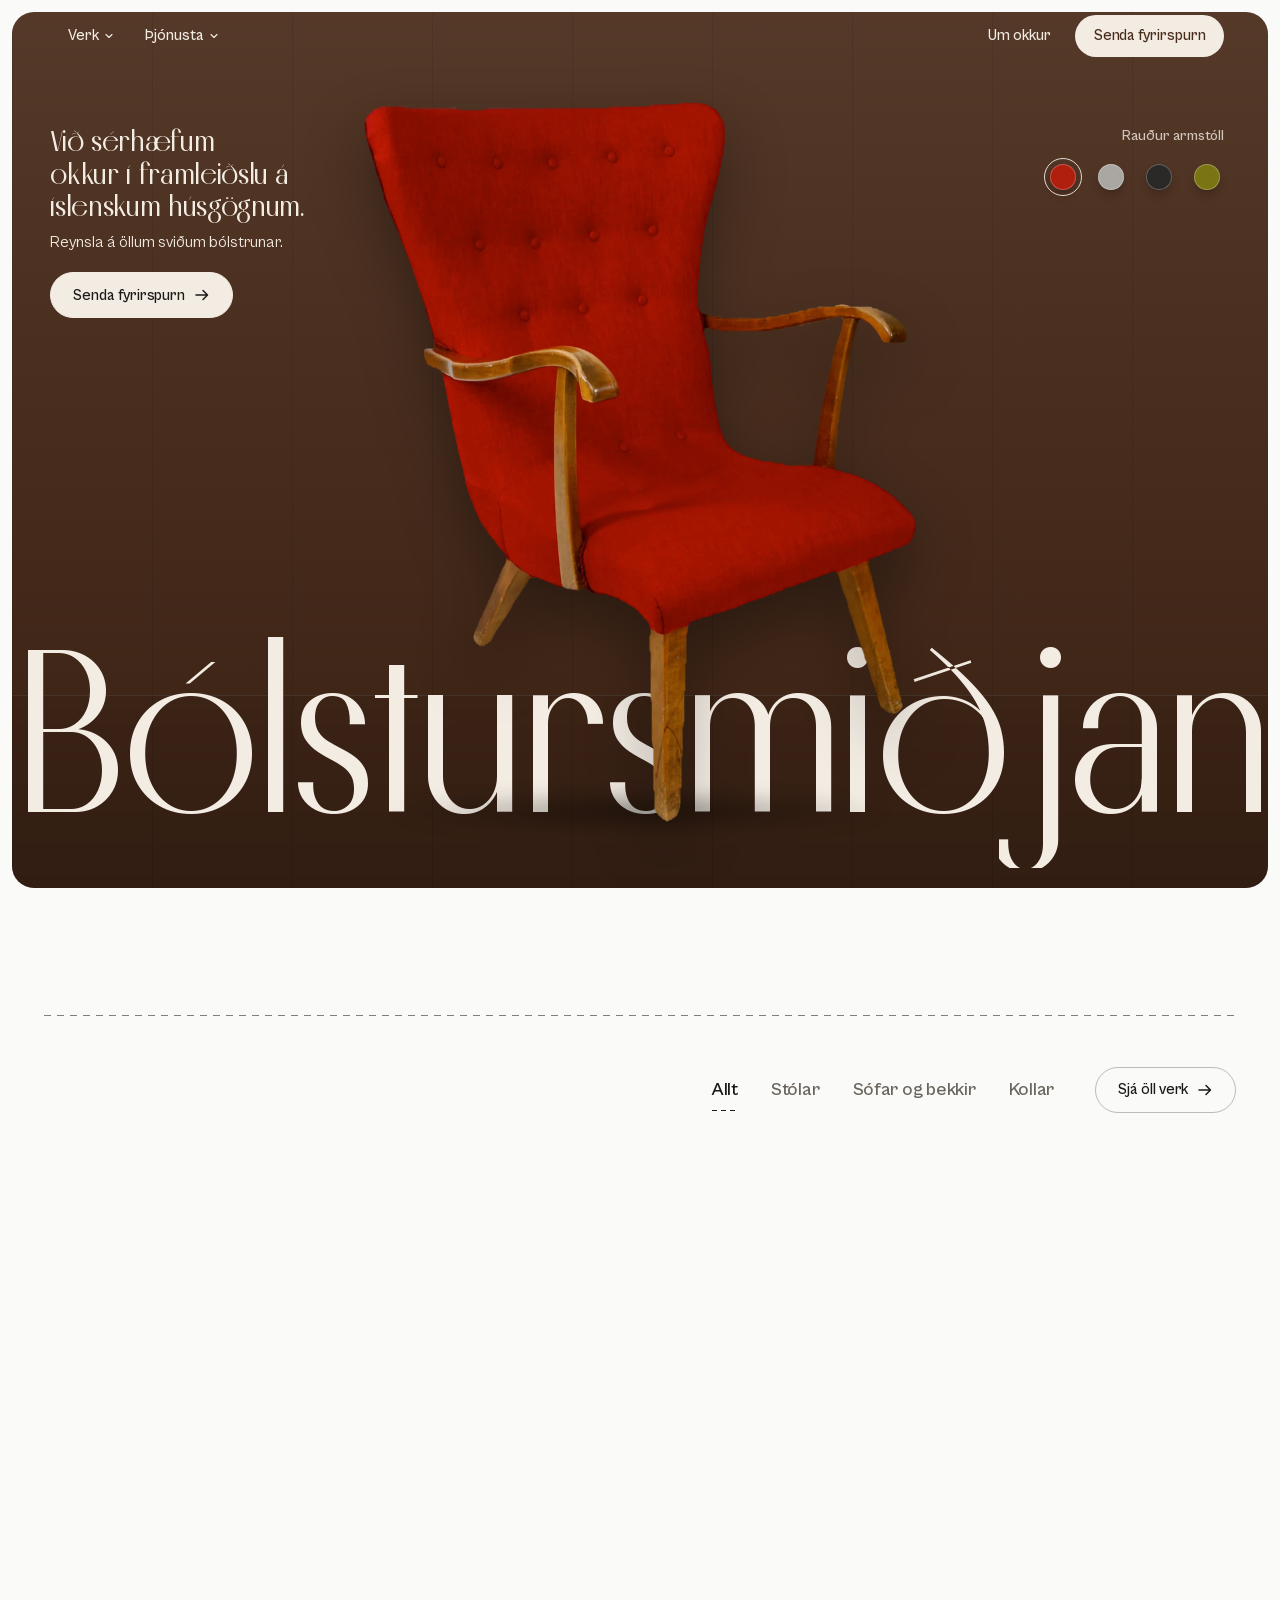
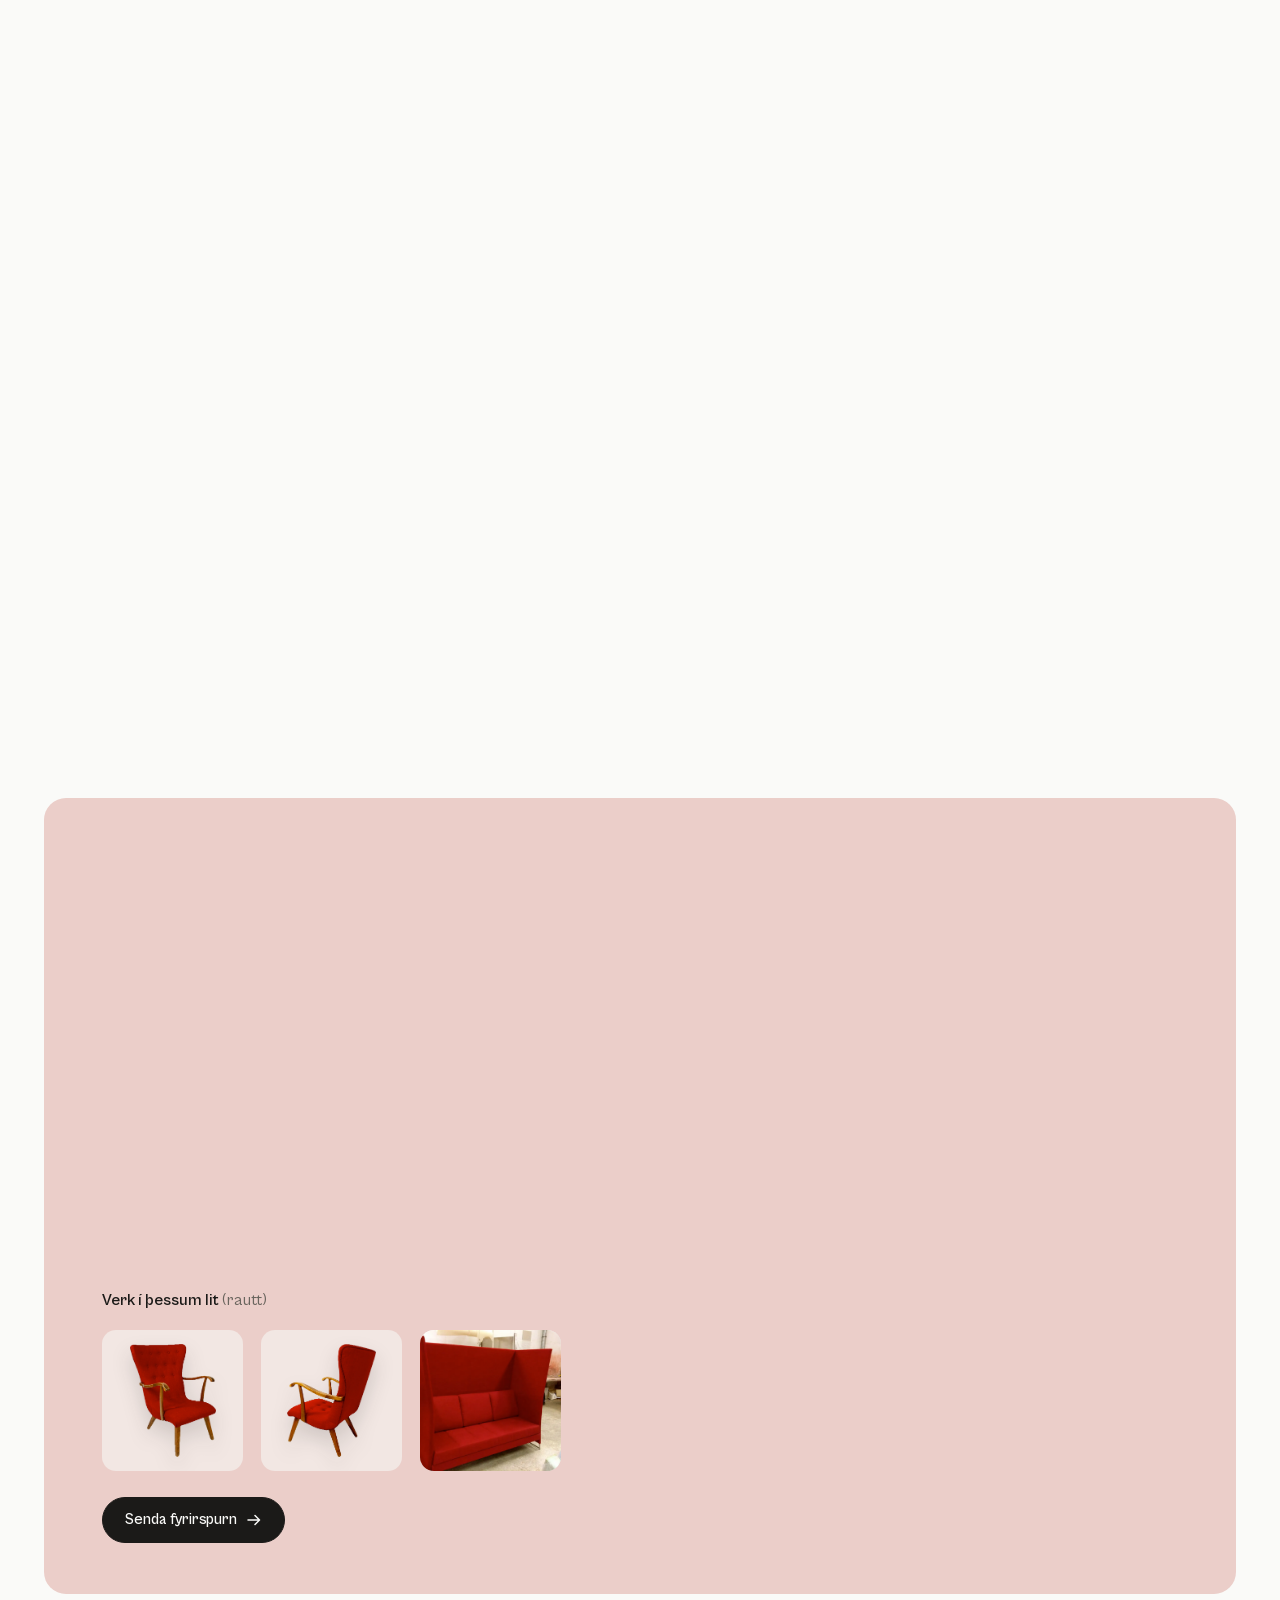
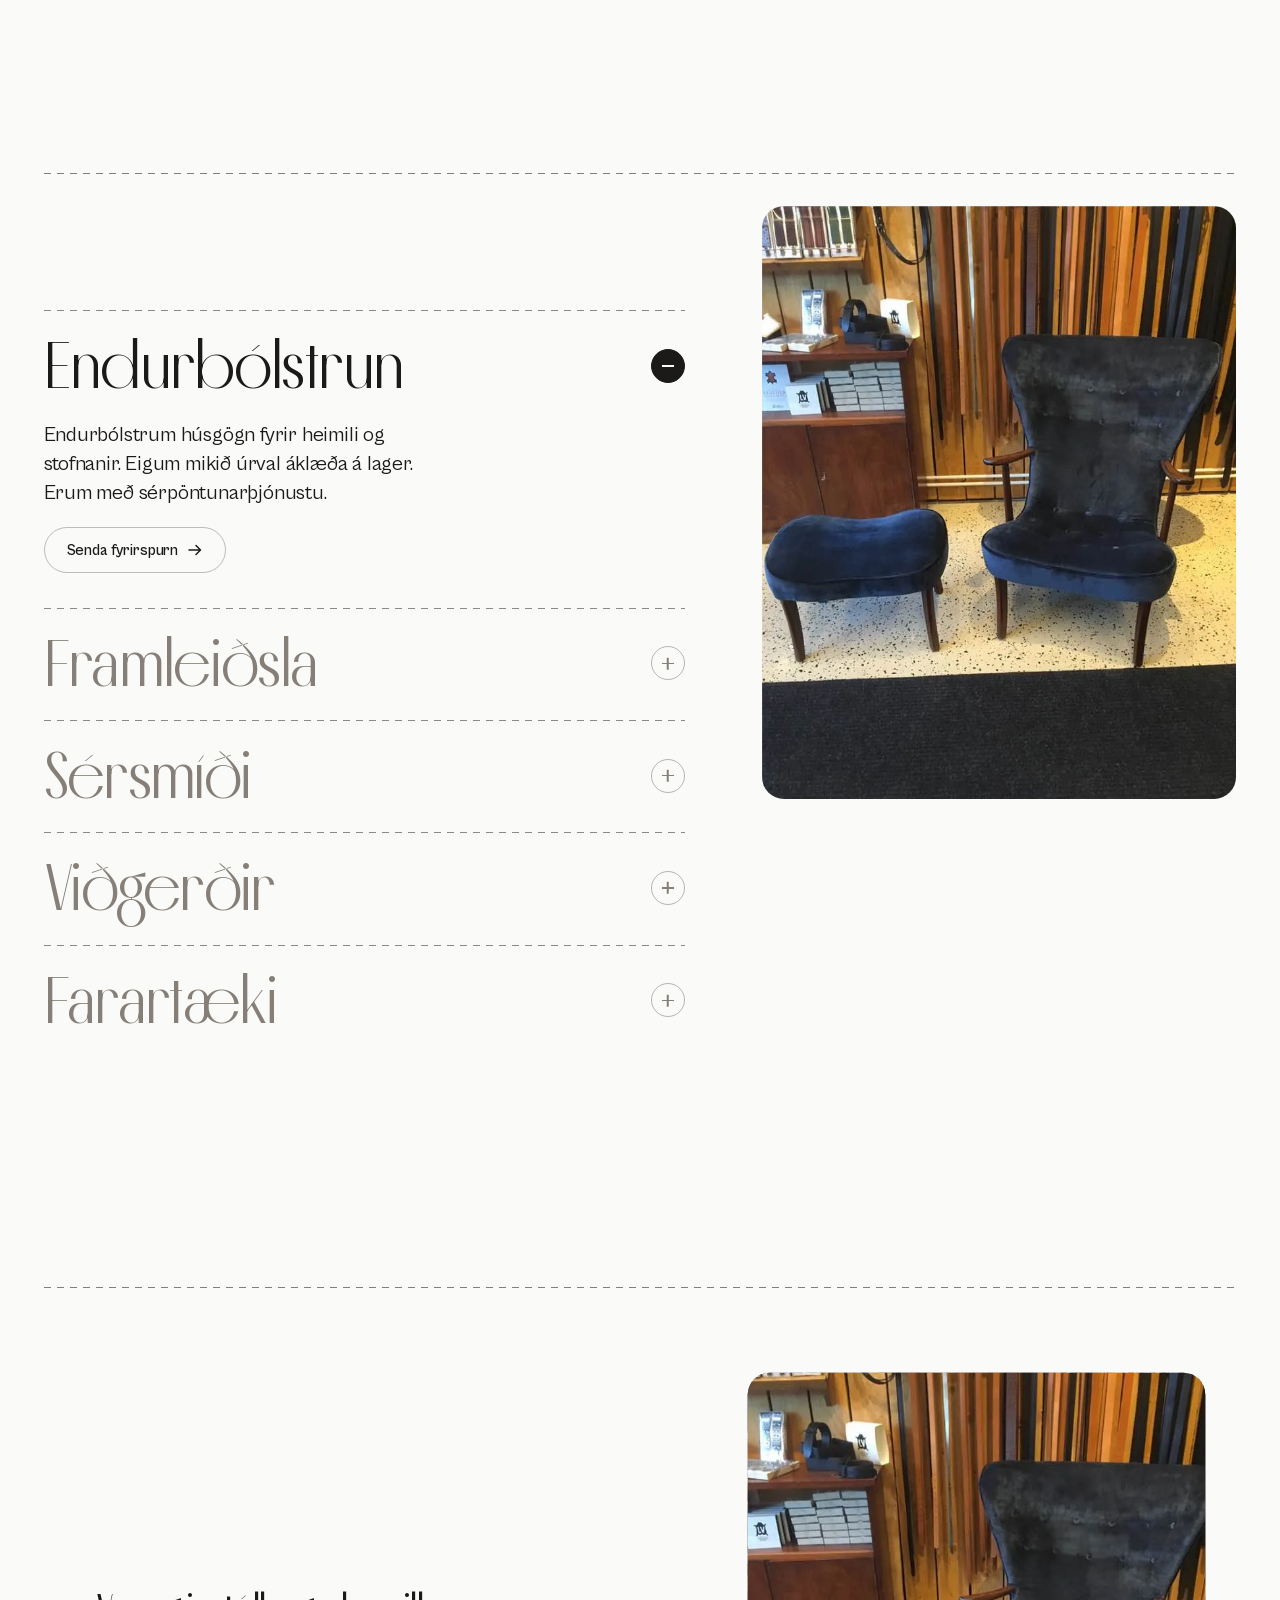
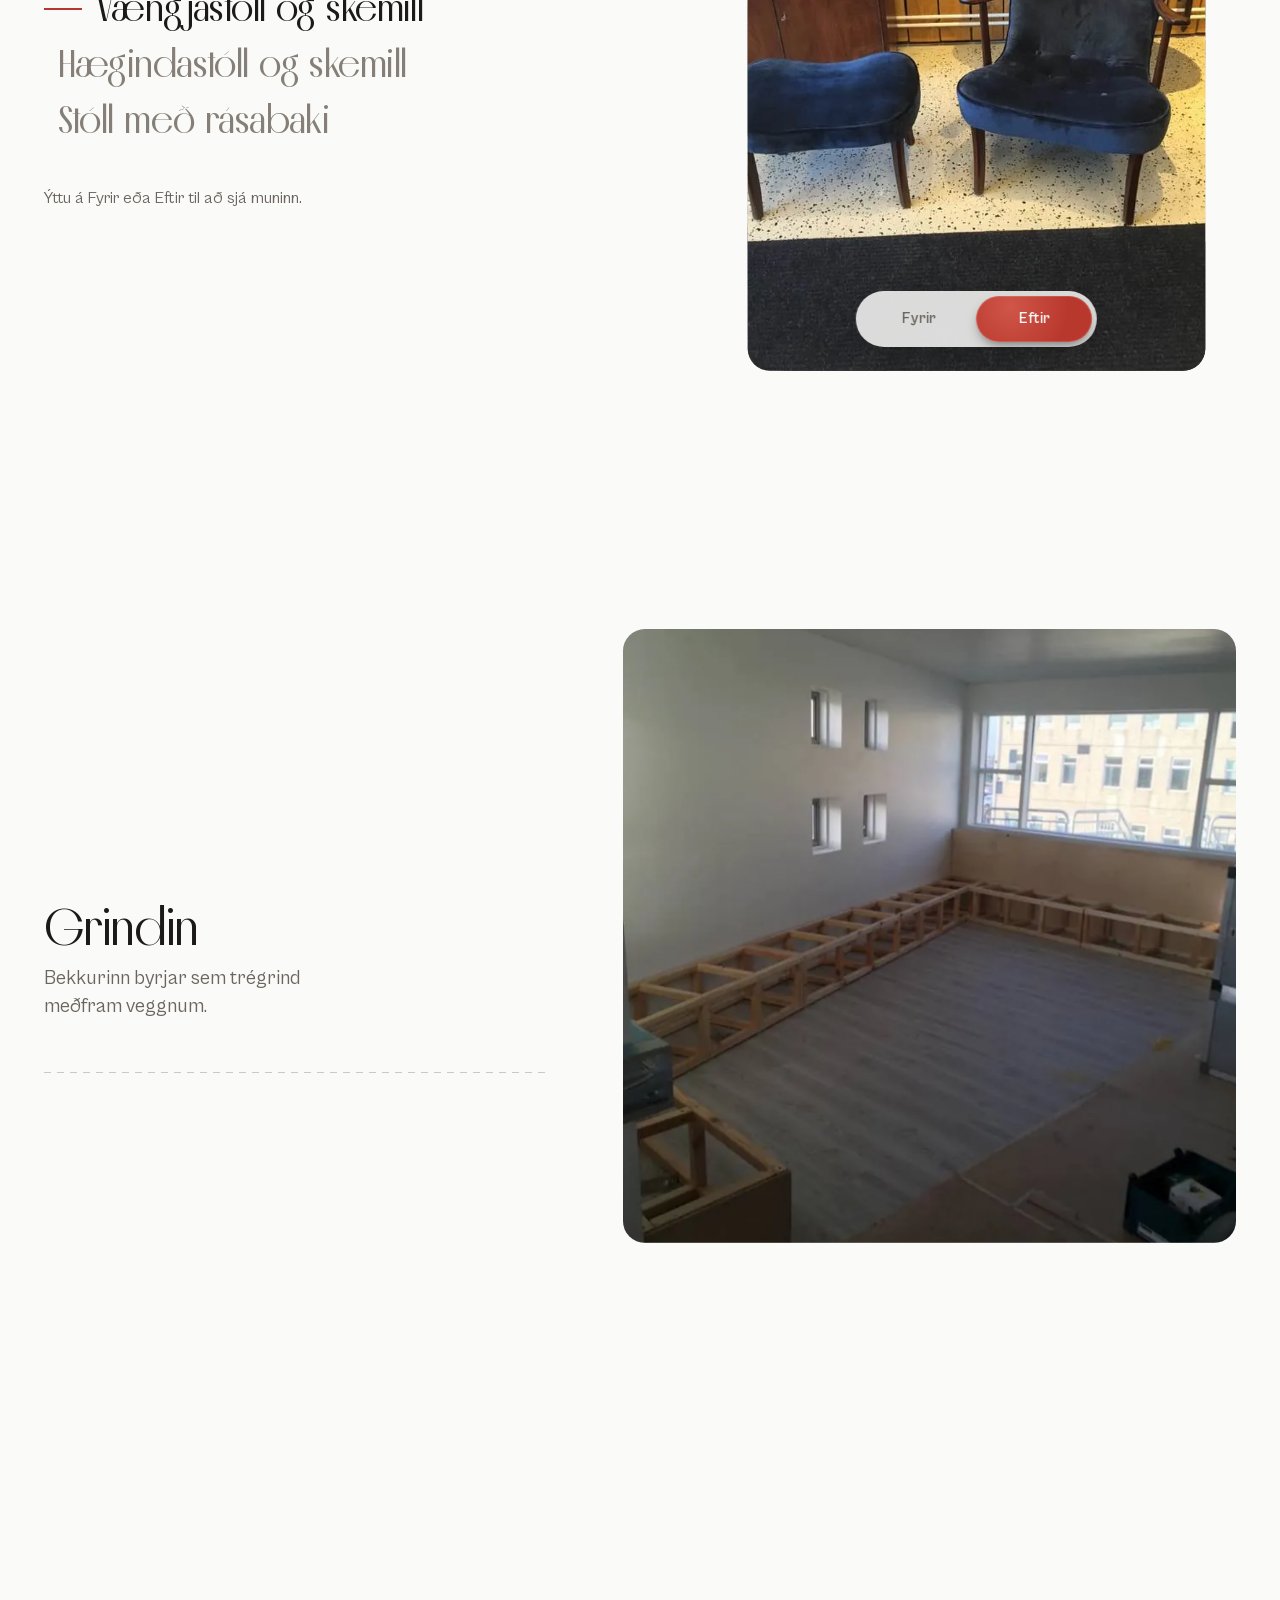
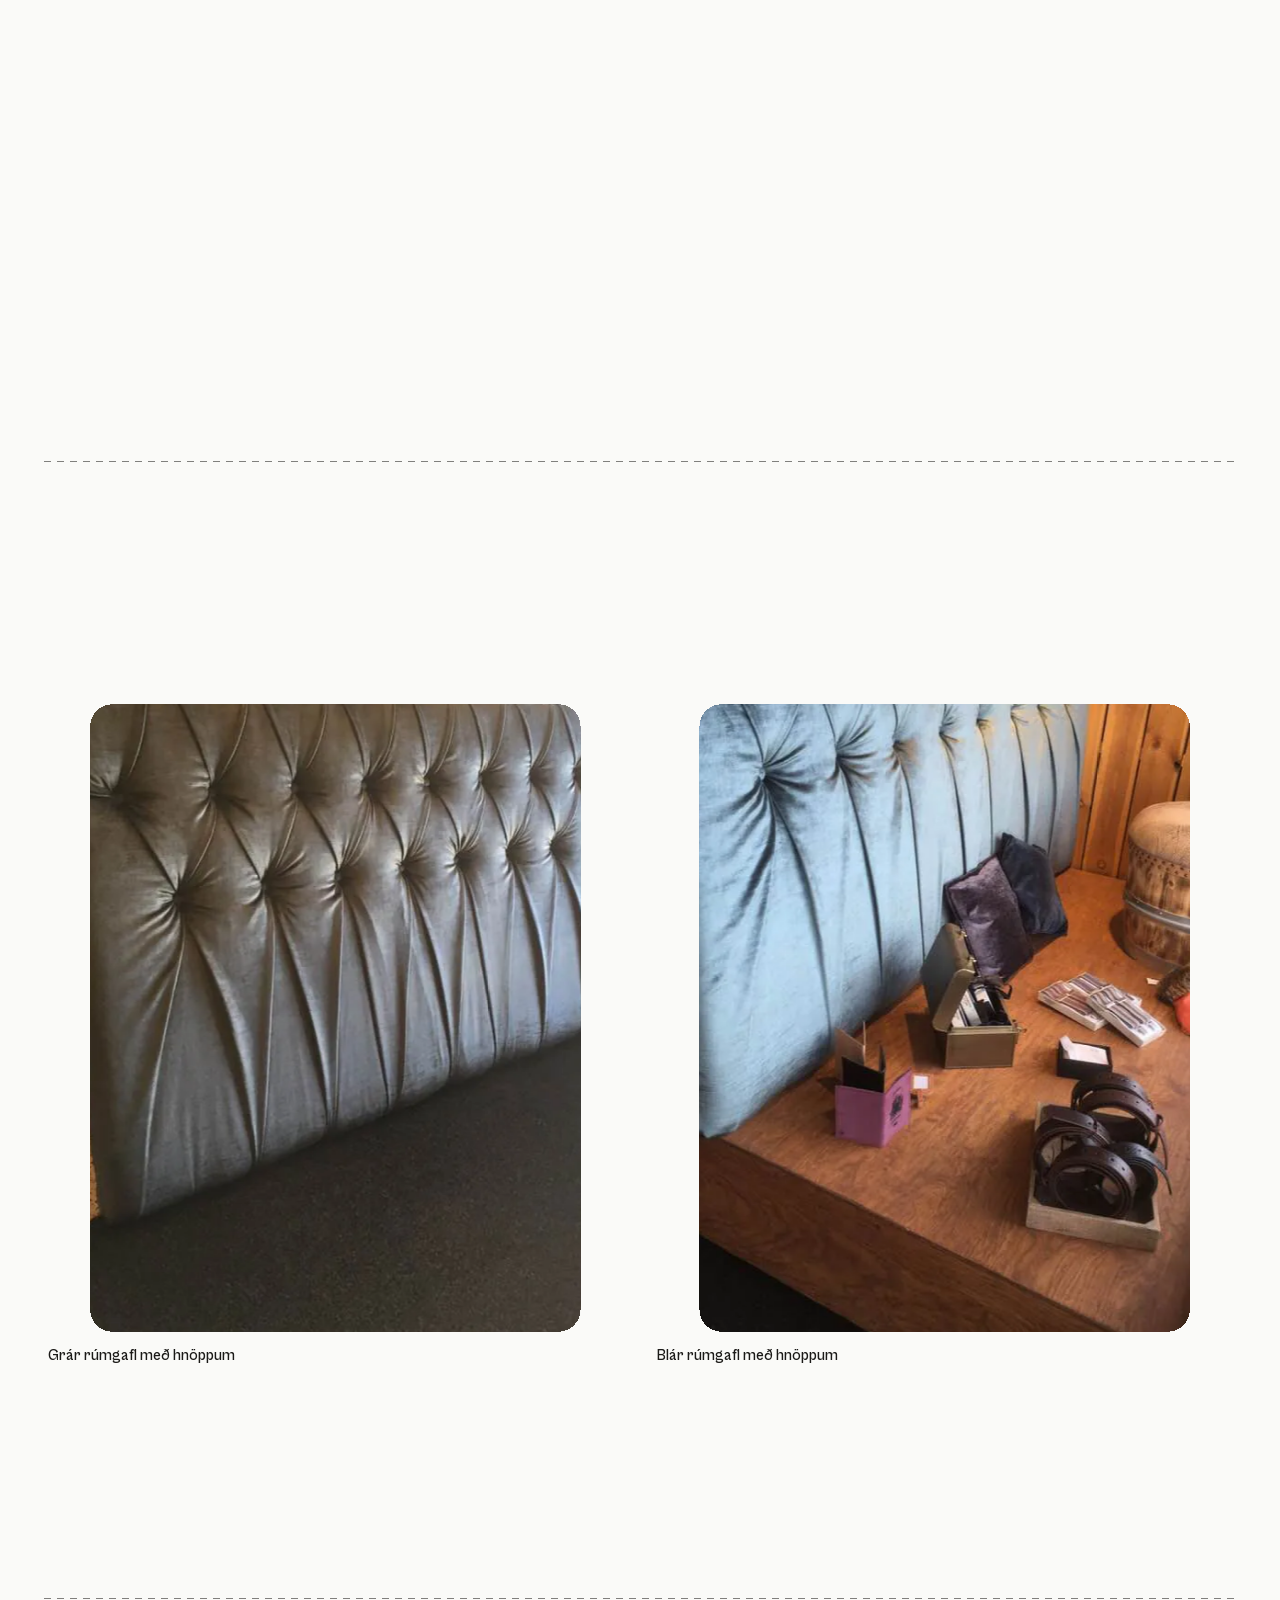
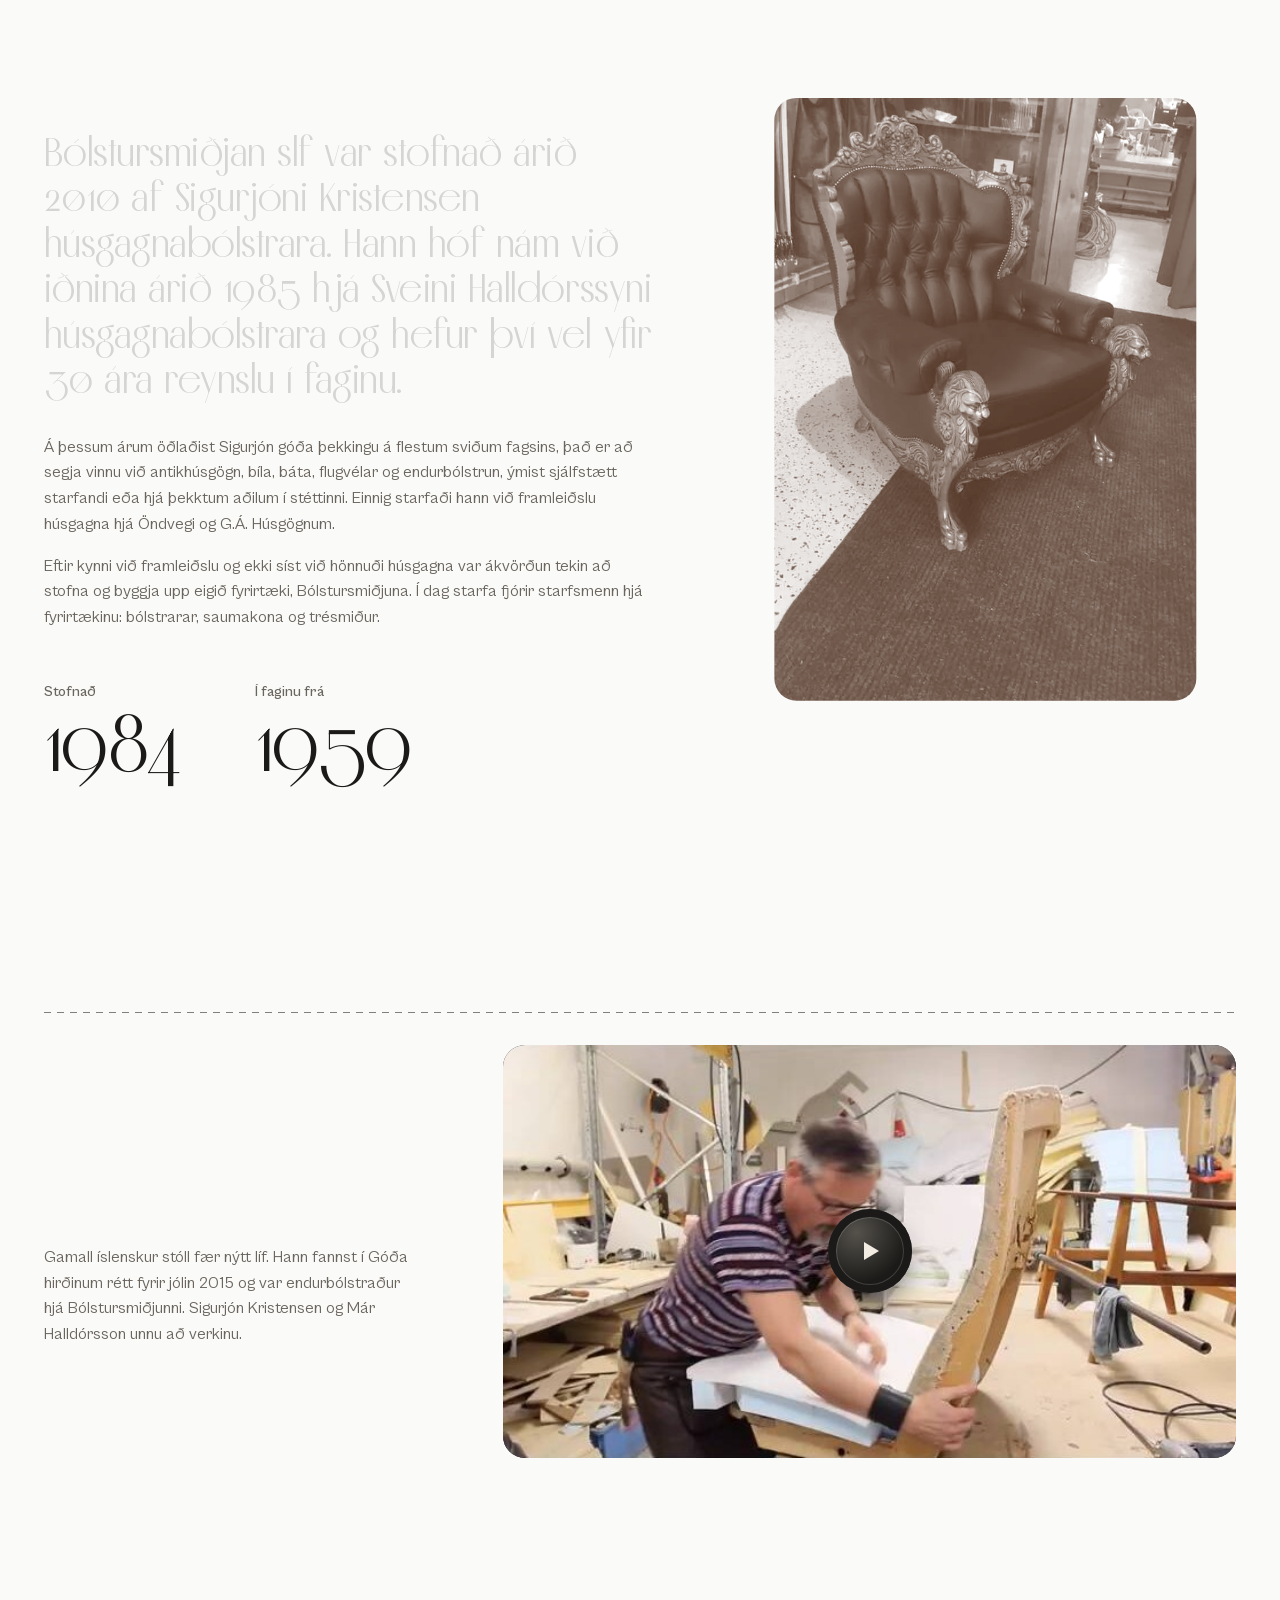
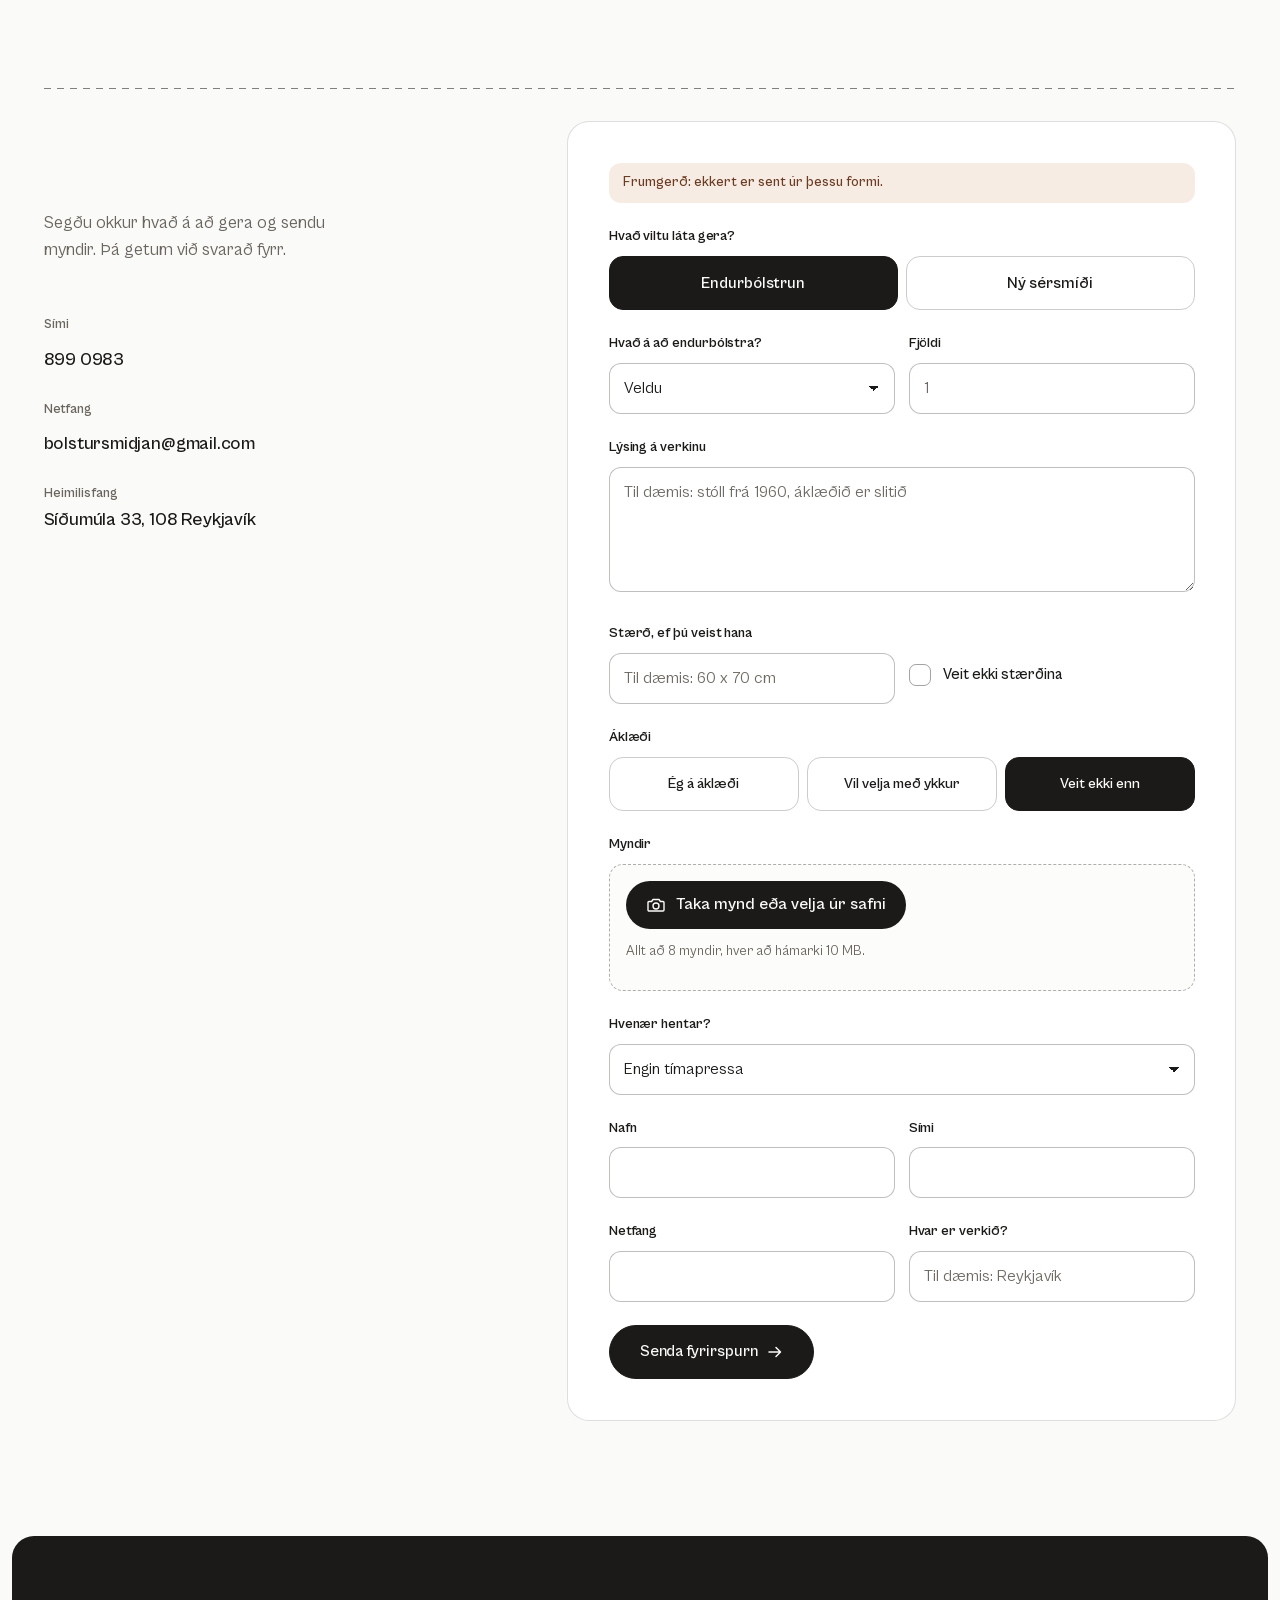
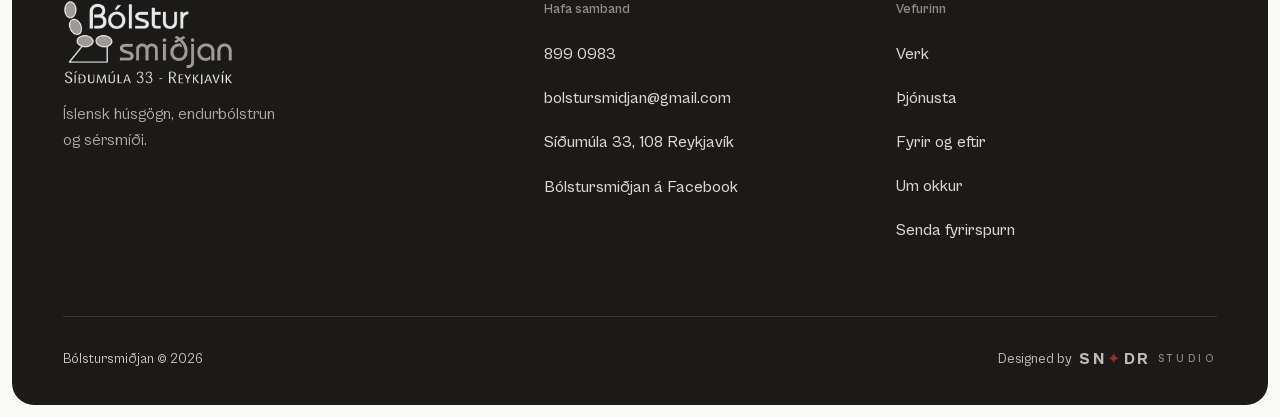
<file: index.html>
<!doctype html>
<html lang="is" class="no-js">
<head>
<meta charset="utf-8">
<meta name="viewport" content="width=device-width, initial-scale=1, viewport-fit=cover">
<title>Bólstursmiðjan | Húsgagnabólstrun og framleiðsla í Reykjavík</title>
<meta name="description" content="Bólstursmiðjan í Síðumúla 33: endurbólstrun, framleiðsla á íslenskum húsgögnum og sérsmíði. Sendu mynd og lýsingu.">
<meta name="robots" content="noindex, nofollow">
<meta name="theme-color" content="#fafaf8">
<link rel="icon" type="image/png" sizes="32x32" href="assets/favicon-32.png">
<link rel="apple-touch-icon" href="assets/apple-touch-icon.png">
<link rel="preload" as="font" type="font/woff2" href="assets/fonts/Melodrama-Variable.woff2" crossorigin>
<link rel="preload" as="font" type="font/woff2" href="assets/fonts/CabinetGrotesk-Variable.woff2" crossorigin>
<link rel="stylesheet" href="css/main.css?v=1">
<script>document.documentElement.className='js'</script>
<script type="application/ld+json">{"@context":"https://schema.org","@type":"LocalBusiness","name":"Bólstursmiðjan","description":"Endurbólstrun, framleiðsla á íslenskum húsgögnum og sérsmíði.","telephone":"+354 899 0983","email":"bolstursmidjan@gmail.com","foundingDate":"2010","address":{"@type":"PostalAddress","streetAddress":"Síðumúla 33","postalCode":"108","addressLocality":"Reykjavík","addressCountry":"IS"},"sameAs":["https://www.facebook.com/Bólstursmiðjan-S%C3%ADðumúla-33-Reykjav%C3%ADk-463318543754569/"]}</script>

</head>
<body class="pg-home">
<svg width="0" height="0" style="position:absolute" aria-hidden="true"><defs>
<symbol id="i-arrow" viewBox="0 0 16 16"><path d="M2 8h11M9 3.5 13.5 8 9 12.5" fill="none" stroke="currentColor" stroke-width="1.5" stroke-linecap="round" stroke-linejoin="round"/></symbol>
<symbol id="i-chev" viewBox="0 0 16 16"><path d="m4 6 4 4 4-4" fill="none" stroke="currentColor" stroke-width="1.5" stroke-linecap="round" stroke-linejoin="round"/></symbol>
<symbol id="i-close" viewBox="0 0 16 16"><path d="m3.5 3.5 9 9m0-9-9 9" fill="none" stroke="currentColor" stroke-width="1.5" stroke-linecap="round"/></symbol>
<symbol id="i-left" viewBox="0 0 16 16"><path d="M14 8H3M7 3.5 2.5 8 7 12.5" fill="none" stroke="currentColor" stroke-width="1.5" stroke-linecap="round" stroke-linejoin="round"/></symbol>
<symbol id="i-cam" viewBox="0 0 20 20"><path d="M3 6.5h2.6L7 4.5h6l1.4 2H17a1 1 0 0 1 1 1V15a1 1 0 0 1-1 1H3a1 1 0 0 1-1-1V7.5a1 1 0 0 1 1-1Z" fill="none" stroke="currentColor" stroke-width="1.4" stroke-linejoin="round"/><circle cx="10" cy="11" r="3" fill="none" stroke="currentColor" stroke-width="1.4"/></symbol>
</defs></svg>
<a class="skip" href="#main">Fara beint í efni</a>
<div class="awning" aria-hidden="true"></div>
<header class="bar" id="bar">
  <div class="bar__in">
    <nav class="bar__l" aria-label="Aðalvalmynd">
      <div class="nv">
        <button class="nv__b" type="button" aria-expanded="false" aria-controls="dd-verk">Verk <svg class="i i-chev" aria-hidden="true" focusable="false"><use href="#i-chev"/></svg></button>
        <div class="dd" id="dd-verk">
          <a href="verk/">Öll verk</a>
          <a href="verk/#stolar">Stólar</a>
          <a href="verk/#sofar">Sófar og bekkir</a>
          <a href="verk/#innrettingar">Innréttingar</a>
          <a href="#fyrir-eftir">Fyrir og eftir</a>
        </div>
      </div>
      <div class="nv">
        <button class="nv__b" type="button" aria-expanded="false" aria-controls="dd-th">Þjónusta <svg class="i i-chev" aria-hidden="true" focusable="false"><use href="#i-chev"/></svg></button>
        <div class="dd" id="dd-th">
          <a href="#thjonusta-endurbolstrun" data-svc="endurbolstrun">Endurbólstrun</a>
          <a href="#thjonusta-framleidsla" data-svc="framleidsla">Framleiðsla</a>
          <a href="#thjonusta-sersmidi" data-svc="sersmidi">Sérsmíði</a>
          <a href="#thjonusta-vidgerdir" data-svc="vidgerdir">Viðgerðir</a>
          <a href="#thjonusta-farartaeki" data-svc="farartaeki">Farartæki</a>
        </div>
      </div>
    </nav>
    <a class="brand" href="#top" aria-label="Bólstursmiðjan, forsíða"><span>Bólstursmiðjan</span></a>
    <nav class="bar__r" aria-label="Hafa samband">
      <a class="bar__lnk" href="#um-okkur">Um okkur</a>
      <a class="pill pill--solid bar__cta" href="#fyrirspurn"><span>Senda fyrirspurn</span><b class="cnt" hidden>0</b></a>
    </nav>
    <button class="burger" type="button" aria-expanded="false" aria-controls="menu" aria-label="Opna valmynd"><i></i><i></i><b class="cnt" hidden>0</b></button>
  </div>
</header>
<div class="menu" id="menu" hidden data-lenis-prevent>
  <div class="menu__in">
    <p class="menu__h">Verk</p>
    <a href="verk/">Öll verk</a><a href="verk/#stolar">Stólar</a><a href="verk/#sofar">Sófar og bekkir</a><a href="verk/#innrettingar">Innréttingar</a><a href="#fyrir-eftir">Fyrir og eftir</a>
    <p class="menu__h">Þjónusta</p>
    <a href="#thjonusta-endurbolstrun">Endurbólstrun</a><a href="#thjonusta-framleidsla">Framleiðsla</a><a href="#thjonusta-sersmidi">Sérsmíði</a><a href="#thjonusta-vidgerdir">Viðgerðir</a><a href="#thjonusta-farartaeki">Farartæki</a>
    <p class="menu__h">Bólstursmiðjan</p>
    <a href="#um-okkur">Um okkur</a>
    <a class="pill pill--solid" href="#fyrirspurn"><span>Senda fyrirspurn</span><b class="cnt" hidden>0</b></a>
    <p class="menu__ph"><a href="tel:+3548990983">899 0983</a><br><a href="mailto:bolstursmidjan@gmail.com">bolstursmidjan@gmail.com</a></p>
  </div>
</div>
<div class="thread" aria-hidden="true"><span class="thread__l"></span><i></i></div>
<div class="page" id="page">
<main id="main">
<section class="hero" id="top" data-tone="dark" style="--stage:#4a2c1b" aria-label="Forsíða">
  <div class="hero__wall" aria-hidden="true"></div>
  <div class="hero__floor" aria-hidden="true"></div>
  <h1 class="hero__word"><span class="hero__wi" data-word><span class="w1">Bólstur</span><span class="w2">smiðjan</span></span><span class="sr">, húsgagnabólstrun og framleiðsla í Reykjavík</span></h1>
  <div class="hero__stage" aria-hidden="true">
    <figure class="chair is-on" data-i="0" style="--h:80;--fb:9%;--m:25;--ar:0.7673"><span class="chair__sh"></span><img src="assets/img/cut/raudur-a.webp" width="844" height="1100" alt="" fetchpriority="high" decoding="async"></figure>
    <figure class="chair" data-i="1" style="--h:66;--fb:9%;--m:24;--ar:0.9690"><span class="chair__sh"></span><img src="assets/img/cut/grar-skel.webp" width="843" height="870" alt="" loading="lazy" decoding="async"></figure>
    <figure class="chair" data-i="2" style="--h:66;--fb:9%;--m:24;--ar:0.8720"><span class="chair__sh"></span><img src="assets/img/cut/svartur-skel.webp" width="1090" height="1250" alt="" loading="lazy" decoding="async"></figure>
    <figure class="chair" data-i="3" style="--h:56;--fb:25%;--m:23;--ar:0.8112"><span class="chair__sh"></span><img src="assets/img/cut/oliva.webp" width="1014" height="1250" alt="" loading="lazy" decoding="async"></figure>
  </div>
  <div class="hero__foot">
    <div class="hero__lead">
      <p class="hero__p" data-lead>Við sérhæfum okkur í framleiðslu á íslenskum húsgögnum.</p>
      <p class="hero__s">Reynsla á öllum sviðum bólstrunar.</p>
      <a class="pill pill--light hero__cta" href="#fyrirspurn"><span>Senda fyrirspurn</span><svg class="i i-arrow" aria-hidden="true" focusable="false"><use href="#i-arrow"/></svg></a>
    </div>
    <div class="hero__pick" role="radiogroup" aria-label="Velja stól">
      <button type="button" role="radio" aria-checked="true" data-i="0" aria-label="Rauður armstóll" style="--c:#b01e0e"><span></span></button><button type="button" role="radio" aria-checked="false" data-i="1" aria-label="Skelstóll, ljósgrár" style="--c:#aaa7a2"><span></span></button><button type="button" role="radio" aria-checked="false" data-i="2" aria-label="Skelstóll, svartur" style="--c:#2b2927"><span></span></button><button type="button" role="radio" aria-checked="false" data-i="3" aria-label="Djúpur stóll, ólífugrænn" style="--c:#7b7413"><span></span></button>
      <output class="hero__lab" aria-live="polite">Rauður armstóll</output>
    </div>
  </div>
</section>
<section class="works sec" id="verk" aria-labelledby="verk-h">
  <div class="wrap">
    <div class="works__head">
      <h2 id="verk-h" class="h2" data-split>Nýleg verk</h2>
      <div class="works__ctl">
        <div class="tabs" role="tablist" aria-label="Sía verk">
          <button role="tab" type="button" data-f="allt" aria-selected="true" tabindex="0">Allt</button><button role="tab" type="button" data-f="stolar" aria-selected="false" tabindex="-1">Stólar</button><button role="tab" type="button" data-f="sofar" aria-selected="false" tabindex="-1">Sófar og bekkir</button><button role="tab" type="button" data-f="kollar" aria-selected="false" tabindex="-1">Kollar</button>
        </div>
        <a class="pill" href="verk/"><span>Sjá öll verk</span><svg class="i i-arrow" aria-hidden="true" focusable="false"><use href="#i-arrow"/></svg></a>
      </div>
    </div>
    <ul class="grid" role="tabpanel">
      <li class="tile tile--big" data-cat="stolar" data-id="grar-skel" style="--tint:#e6e5e3;--ar:0.969">
      <div class="tile__box">
        <a class="tile__media" href="verk/#grar-skel" aria-label="Skelstóll, ljósgrár, skoða">
          <img src="assets/img/cut/grar-skel.webp" width="843" height="870" alt="Skelstóll, ljósgrár" loading="lazy" decoding="async">
        </a>
        <button class="tuft" type="button" data-add="grar-skel" data-title="Skelstóll, ljósgrár" aria-pressed="false" aria-label="Bæta við fyrirspurn: Skelstóll, ljósgrár"><i></i></button>
      </div>
      <div class="tile__cap"><p class="tile__t">Skelstóll, ljósgrár</p><p class="tile__m">Ljósgrátt áklæði, trégrind</p></div>
    </li>
<li class="tile" data-cat="stolar" data-id="svartur-skel" style="--tint:#e5e1de;--ar:0.872">
      <div class="tile__box">
        <a class="tile__media" href="verk/#svartur-skel" aria-label="Skelstóll, svartur, skoða">
          <img src="assets/img/cut/svartur-skel.webp" width="1090" height="1250" alt="Skelstóll, svartur" loading="lazy" decoding="async">
        </a>
        <button class="tuft" type="button" data-add="svartur-skel" data-title="Skelstóll, svartur" aria-pressed="false" aria-label="Bæta við fyrirspurn: Skelstóll, svartur"><i></i></button>
      </div>
      <div class="tile__cap"><p class="tile__t">Skelstóll, svartur</p><p class="tile__m">Svart áklæði, dökk trégrind</p></div>
    </li>
<li class="tile" data-cat="stolar" data-id="oliva" style="--tint:#ebe9cf;--ar:0.811">
      <div class="tile__box">
        <a class="tile__media" href="verk/#oliva" aria-label="Djúpur stóll, ólífugrænn, skoða">
          <img src="assets/img/cut/oliva.webp" width="1014" height="1250" alt="Djúpur stóll, ólífugrænn" loading="lazy" decoding="async">
        </a>
        <button class="tuft" type="button" data-add="oliva" data-title="Djúpur stóll, ólífugrænn" aria-pressed="false" aria-label="Bæta við fyrirspurn: Djúpur stóll, ólífugrænn"><i></i></button>
      </div>
      <div class="tile__cap"><p class="tile__t">Djúpur stóll, ólífugrænn</p><p class="tile__m">Ólífugrænt áklæði</p></div>
    </li>
<li class="tile" data-cat="stolar" data-id="marglitir" style="--tint:#efe6dd;--ar:1.551">
      <div class="tile__box">
        <a class="tile__media" href="verk/#marglitir" aria-label="Armstólar í mörgum litum, skoða">
          <img src="assets/img/cut/marglitir.webp" width="1100" height="709" alt="Armstólar í mörgum litum" loading="lazy" decoding="async">
        </a>
        <button class="tuft" type="button" data-add="marglitir" data-title="Armstólar í mörgum litum" aria-pressed="false" aria-label="Bæta við fyrirspurn: Armstólar í mörgum litum"><i></i></button>
      </div>
      <div class="tile__cap"><p class="tile__t">Armstólar í mörgum litum</p><p class="tile__m">Sama form, tíu áklæði</p></div>
    </li>
<li class="tile" data-cat="stolar" data-id="vinrautt" style="--tint:#efdfe1;--ar:1.993">
      <div class="tile__box">
        <a class="tile__media" href="verk/#vinrautt" aria-label="Stóll og skemill, skoða">
          <img src="assets/img/cut/vinrautt.webp" width="1100" height="552" alt="Stóll og skemill" loading="lazy" decoding="async">
        </a>
        <button class="tuft" type="button" data-add="vinrautt" data-title="Stóll og skemill" aria-pressed="false" aria-label="Bæta við fyrirspurn: Stóll og skemill"><i></i></button>
      </div>
      <div class="tile__cap"><p class="tile__t">Stóll og skemill</p><p class="tile__m">Vínrautt áklæði</p></div>
    </li>
<li class="tile" data-cat="sofar" data-id="bekkur" style="--tint:#f1e2d6;--ar:1.186">
      <div class="tile__box">
        <a class="tile__media" href="verk/#bekkur" aria-label="Bekkur með mislitum böndum, skoða">
          <img src="assets/img/cut/bekkur.webp" width="834" height="703" alt="Bekkur með mislitum böndum" loading="lazy" decoding="async">
        </a>
        <button class="tuft" type="button" data-add="bekkur" data-title="Bekkur með mislitum böndum" aria-pressed="false" aria-label="Bæta við fyrirspurn: Bekkur með mislitum böndum"><i></i></button>
      </div>
      <div class="tile__cap"><p class="tile__t">Bekkur með mislitum böndum</p><p class="tile__m">Ofið sæti á trégrind</p></div>
    </li>
<li class="tile" data-cat="sofar" data-id="sofi" style="--tint:#f0e8dd;--ar:1.830">
      <div class="tile__box">
        <a class="tile__media" href="verk/#sofi" aria-label="Gamall sófi, skoða">
          <img src="assets/img/cut/sofi.webp" width="1100" height="601" alt="Gamall sófi" loading="lazy" decoding="async">
        </a>
        <button class="tuft" type="button" data-add="sofi" data-title="Gamall sófi" aria-pressed="false" aria-label="Bæta við fyrirspurn: Gamall sófi"><i></i></button>
      </div>
      <div class="tile__cap"><p class="tile__t">Gamall sófi</p><p class="tile__m">Ljóst mynstrað áklæði</p></div>
    </li>
<li class="tile" data-cat="stolar" data-id="borstofu" style="--tint:#ece3da;--ar:0.655">
      <div class="tile__box">
        <a class="tile__media" href="verk/#borstofu" aria-label="Borðstofustóll, skoða">
          <img src="assets/img/cut/borstofu.webp" width="460" height="702" alt="Borðstofustóll" loading="lazy" decoding="async">
        </a>
        <button class="tuft" type="button" data-add="borstofu" data-title="Borðstofustóll" aria-pressed="false" aria-label="Bæta við fyrirspurn: Borðstofustóll"><i></i></button>
      </div>
      <div class="tile__cap"><p class="tile__t">Borðstofustóll</p><p class="tile__m">Mynstrað sæti</p></div>
    </li>
<li class="tile" data-cat="kollar" data-id="kollar" style="--tint:#f1e4d6;--ar:1.685">
      <div class="tile__box">
        <a class="tile__media" href="verk/#kollar" aria-label="Kollar í fjórum litum, skoða">
          <img src="assets/img/cut/kollar.webp" width="1100" height="653" alt="Kollar í fjórum litum" loading="lazy" decoding="async">
        </a>
        <button class="tuft" type="button" data-add="kollar" data-title="Kollar í fjórum litum" aria-pressed="false" aria-label="Bæta við fyrirspurn: Kollar í fjórum litum"><i></i></button>
      </div>
      <div class="tile__cap"><p class="tile__t">Kollar í fjórum litum</p><p class="tile__m">Bólstruð sæti á stálfótum</p></div>
    </li>
    </ul>
  </div>
</section>
<section class="fabric sec" id="aklaedi" aria-labelledby="ak-h">
  <div class="wrap">
    <div class="fabric__panel">
      <h2 id="ak-h" class="h2 h2--two"><span data-split>Eigum mikið úrval áklæða á lager.</span> <span class="mute" data-split>Erum með sérpöntunarþjónustu.</span></h2>
      <div class="sw" role="radiogroup" aria-label="Velja lit" data-drag>
        <button type="button" class="sw__i" role="radio" aria-checked="false" data-k="rautt" style="--c:#b01e0e"><span class="sw__f"><img src="assets/img/swatch/rautt.webp" width="260" height="260" alt="" loading="lazy" decoding="async"></span><span class="sw__n">Rautt</span></button><button type="button" class="sw__i" role="radio" aria-checked="false" data-k="vinrautt" style="--c:#8a555d"><span class="sw__f"><img src="assets/img/swatch/vinrautt.webp" width="260" height="260" alt="" loading="lazy" decoding="async"></span><span class="sw__n">Vínrautt</span></button><button type="button" class="sw__i" role="radio" aria-checked="false" data-k="appelsinu" style="--c:#cb702a"><span class="sw__f"><img src="assets/img/swatch/appelsinu.webp" width="260" height="260" alt="" loading="lazy" decoding="async"></span><span class="sw__n">Appelsínugult</span></button><button type="button" class="sw__i" role="radio" aria-checked="false" data-k="drapp" style="--c:#c9a98a"><span class="sw__f"><img src="assets/img/swatch/drapp.webp" width="260" height="260" alt="" loading="lazy" decoding="async"></span><span class="sw__n">Drapplitað</span></button><button type="button" class="sw__i" role="radio" aria-checked="false" data-k="oliva" style="--c:#7b7413"><span class="sw__f"><img src="assets/img/swatch/oliva.webp" width="260" height="260" alt="" loading="lazy" decoding="async"></span><span class="sw__n">Ólífugrænt</span></button><button type="button" class="sw__i" role="radio" aria-checked="false" data-k="ljosgratt" style="--c:#aaa7a2"><span class="sw__f"><img src="assets/img/swatch/ljosgratt.webp" width="260" height="260" alt="" loading="lazy" decoding="async"></span><span class="sw__n">Ljósgrátt</span></button><button type="button" class="sw__i" role="radio" aria-checked="false" data-k="grar-ull" style="--c:#7a746b"><span class="sw__f"><img src="assets/img/swatch/grar-ull.webp" width="260" height="260" alt="" loading="lazy" decoding="async"></span><span class="sw__n">Grátt, ofið</span></button><button type="button" class="sw__i" role="radio" aria-checked="false" data-k="svart" style="--c:#2b2927"><span class="sw__f"><img src="assets/img/swatch/svart.webp" width="260" height="260" alt="" loading="lazy" decoding="async"></span><span class="sw__n">Svart</span></button><button type="button" class="sw__i" role="radio" aria-checked="false" data-k="bla" style="--c:#5b7c93"><span class="sw__f"><img src="assets/img/swatch/bla.webp" width="260" height="260" alt="" loading="lazy" decoding="async"></span><span class="sw__n">Blátt</span></button><button type="button" class="sw__i" role="radio" aria-checked="false" data-k="blagrar" style="--c:#5a6f74"><span class="sw__f"><img src="assets/img/swatch/blagrar.webp" width="260" height="260" alt="" loading="lazy" decoding="async"></span><span class="sw__n">Blágrátt</span></button><button type="button" class="sw__i" role="radio" aria-checked="false" data-k="flauel" style="--c:#2a3040"><span class="sw__f"><img src="assets/img/swatch/flauel.webp" width="260" height="260" alt="" loading="lazy" decoding="async"></span><span class="sw__n">Dökkblátt</span></button>
      </div>
      <div class="fabric__res" aria-live="polite" data-res>
        <p class="fabric__hint">Veldu lit til að sjá verk í honum.</p>
      </div>
      <div class="fabric__foot">
        <a class="pill pill--solid" href="#fyrirspurn" data-fab-cta><span>Senda fyrirspurn</span><svg class="i i-arrow" aria-hidden="true" focusable="false"><use href="#i-arrow"/></svg></a>
      </div>
    </div>
  </div>
</section>
<section class="svc sec" id="thjonusta" aria-labelledby="th-h">
  <div class="wrap svc__grid">
    <div class="svc__l">
      <h2 id="th-h" class="h2" data-split>Þjónusta</h2>
      <div class="acc">
        <div class="acc__i is-open" id="thjonusta-endurbolstrun" data-k="endurbolstrun">
          <h3 class="acc__h"><button type="button" aria-expanded="true" aria-controls="acc-endurbolstrun"><span>Endurbólstrun</span><b class="acc__pm" aria-hidden="true"></b></button></h3>
          <div class="acc__p" id="acc-endurbolstrun" role="region"><div class="acc__pin">
            <p>Endurbólstrum húsgögn fyrir heimili og stofnanir. Eigum mikið úrval áklæða á lager. Erum með sérpöntunarþjónustu.</p>
            
            <div class="acc__m"><img src="assets/img/photo/ba1-eftir.webp" alt="" loading="lazy" decoding="async"></div>
            <a class="pill" href="#fyrirspurn" data-svc-cta="endurbolstrun"><span>Senda fyrirspurn</span><svg class="i i-arrow" aria-hidden="true" focusable="false"><use href="#i-arrow"/></svg></a>
          </div></div>
        </div>
        <div class="acc__i" id="thjonusta-framleidsla" data-k="framleidsla">
          <h3 class="acc__h"><button type="button" aria-expanded="false" aria-controls="acc-framleidsla"><span>Framleiðsla</span><b class="acc__pm" aria-hidden="true"></b></button></h3>
          <div class="acc__p" id="acc-framleidsla" role="region"><div class="acc__pin">
            <p>Við sérhæfum okkur í framleiðslu á íslenskum húsgögnum, meðal annars fyrir hönnuði og hönnunarhús.</p>
            
            <div class="acc__m"><img src="assets/img/photo/sy-hnota2.webp" alt="" loading="lazy" decoding="async"></div>
            <a class="pill" href="#fyrirspurn" data-svc-cta="framleidsla"><span>Senda fyrirspurn</span><svg class="i i-arrow" aria-hidden="true" focusable="false"><use href="#i-arrow"/></svg></a>
          </div></div>
        </div>
        <div class="acc__i" id="thjonusta-sersmidi" data-k="sersmidi">
          <h3 class="acc__h"><button type="button" aria-expanded="false" aria-controls="acc-sersmidi"><span>Sérsmíði</span><b class="acc__pm" aria-hidden="true"></b></button></h3>
          <div class="acc__p" id="acc-sersmidi" role="region"><div class="acc__pin">
            <p>Arkitektar, hönnuðir eða þín hugmynd.</p>
            
            <div class="acc__m"><img src="assets/img/photo/kro.webp" alt="" loading="lazy" decoding="async"></div>
            <a class="pill" href="#fyrirspurn" data-svc-cta="sersmidi"><span>Senda fyrirspurn</span><svg class="i i-arrow" aria-hidden="true" focusable="false"><use href="#i-arrow"/></svg></a>
          </div></div>
        </div>
        <div class="acc__i" id="thjonusta-vidgerdir" data-k="vidgerdir">
          <h3 class="acc__h"><button type="button" aria-expanded="false" aria-controls="acc-vidgerdir"><span>Viðgerðir</span><b class="acc__pm" aria-hidden="true"></b></button></h3>
          <div class="acc__p" id="acc-vidgerdir" role="region"><div class="acc__pin">
            <p>Viðgerðir á húsgögnum frá verslunum og framleiðendum.</p>
            
            <div class="acc__m"><img src="assets/img/photo/skrautstoll.webp" alt="" loading="lazy" decoding="async"></div>
            <a class="pill" href="#fyrirspurn" data-svc-cta="vidgerdir"><span>Senda fyrirspurn</span><svg class="i i-arrow" aria-hidden="true" focusable="false"><use href="#i-arrow"/></svg></a>
          </div></div>
        </div>
        <div class="acc__i" id="thjonusta-farartaeki" data-k="farartaeki">
          <h3 class="acc__h"><button type="button" aria-expanded="false" aria-controls="acc-farartaeki"><span>Farartæki</span><b class="acc__pm" aria-hidden="true"></b></button></h3>
          <div class="acc__p" id="acc-farartaeki" role="region"><div class="acc__pin">
            <p>Bílar, bátar, flugvélar, fjórhjól, mótorhjól og vélsleðar.</p>
            <ul class="chips"><li>Bílar</li><li>Bátar</li><li>Flugvélar</li><li>Fjórhjól</li><li>Mótorhjól</li><li>Vélsleðar</li></ul>
            <div class="acc__m"></div>
            <a class="pill" href="#fyrirspurn" data-svc-cta="farartaeki"><span>Senda fyrirspurn</span><svg class="i i-arrow" aria-hidden="true" focusable="false"><use href="#i-arrow"/></svg></a>
          </div></div>
        </div>
      </div>
    </div>
    <div class="svc__r" aria-hidden="true">
      <div class="svc__frame">
        <img class="svc__img is-on" data-k="endurbolstrun" src="assets/img/photo/ba1-eftir.webp" alt="" loading="lazy" decoding="async">
        <img class="svc__img" data-k="framleidsla" src="assets/img/photo/sy-hnota2.webp" alt="" loading="lazy" decoding="async">
        <img class="svc__img" data-k="sersmidi" src="assets/img/photo/kro.webp" alt="" loading="lazy" decoding="async">
        <img class="svc__img" data-k="vidgerdir" src="assets/img/photo/skrautstoll.webp" alt="" loading="lazy" decoding="async">
        <div class="svc__img svc__type" data-k="farartaeki"><ul><li>Bílar</li><li>Bátar</li><li>Flugvélar</li><li>Fjórhjól</li><li>Mótorhjól</li><li>Vélsleðar</li></ul></div>
      </div>
    </div>
  </div>
</section>
<section class="ba sec" id="fyrir-eftir" aria-labelledby="ba-h">
  <div class="wrap ba__grid">
    <div class="ba__l">
      <h2 id="ba-h" class="h2" data-split>Fyrir og eftir</h2>
      <div class="ba__list" role="group" aria-label="Velja húsgagn">
        <button type="button" data-k="ba1" aria-pressed="true">Vængjastóll og skemill</button><button type="button" data-k="ba2" aria-pressed="false">Hægindastóll og skemill</button><button type="button" data-k="ba3" aria-pressed="false">Stóll með rásabaki</button>
      </div>
      <p class="ba__hint">Ýttu á Fyrir eða Eftir til að sjá muninn.</p>
    </div>
    <div class="ba__stage" data-ba>
      <div class="ba__pair is-on" data-k="ba1">
        <img class="ba__b" src="assets/img/photo/ba1-fyrir.webp" alt="Vængjastóll og skemill fyrir endurbólstrun"  decoding="async">
        <img class="ba__a" src="assets/img/photo/ba1-eftir.webp" alt="Vængjastóll og skemill eftir endurbólstrun"  decoding="async">
      </div><div class="ba__pair" data-k="ba2">
        <img class="ba__b" src="assets/img/photo/ba2-fyrir.webp" alt="Hægindastóll og skemill fyrir endurbólstrun" loading="lazy" decoding="async">
        <img class="ba__a" src="assets/img/photo/ba2-eftir.webp" alt="Hægindastóll og skemill eftir endurbólstrun" loading="lazy" decoding="async">
      </div><div class="ba__pair" data-k="ba3">
        <img class="ba__b" src="assets/img/photo/ba3-fyrir.webp" alt="Stóll með rásabaki fyrir endurbólstrun" loading="lazy" decoding="async">
        <img class="ba__a" src="assets/img/photo/ba3-eftir.webp" alt="Stóll með rásabaki eftir endurbólstrun" loading="lazy" decoding="async">
      </div>
      <div class="ba__ctl" data-s="eftir" role="group" aria-label="Fyrir eða eftir">
        <span class="ba__thumb" aria-hidden="true"></span>
        <button type="button" data-s="fyrir" aria-pressed="false">Fyrir</button>
        <button type="button" data-s="eftir" aria-pressed="true">Eftir</button>
      </div>
    </div>
  </div>
</section>
<section class="flow" id="ferli" aria-labelledby="fl-h">
  <div class="flow__pin">
    <div class="wrap flow__grid">
      <div class="flow__l">
        <h2 id="fl-h" class="h2" data-split>Frá grind til setu</h2>
        <ol class="flow__list">
          <li data-i="0"><h3>Grindin</h3><p>Bekkurinn byrjar sem trégrind meðfram veggnum.</p></li><li data-i="1"><h3>Hólfin</h3><p>Hólf fyrir geymslu eru smíðuð undir setunni.</p></li><li data-i="2"><h3>Áklæðið</h3><p>Setur og bök eru bólstruð og klædd.</p></li><li data-i="3"><h3>Tilbúið</h3><p>Bekkurinn stendur tilbúinn í rýminu.</p></li>
        </ol>
        <div class="flow__bar" aria-hidden="true"><span></span></div>
      </div>
      <div class="flow__r">
        <div class="flow__frame">
          <img class="flow__img" data-i="0" src="assets/img/photo/bekkur-grind.webp" alt="Grindin: Bekkurinn byrjar sem trégrind meðfram veggnum." loading="lazy" decoding="async"><img class="flow__img" data-i="1" src="assets/img/photo/bekkur-kassar.webp" alt="Hólfin: Hólf fyrir geymslu eru smíðuð undir setunni." loading="lazy" decoding="async"><img class="flow__img" data-i="2" src="assets/img/photo/bekkur-aklaedi.webp" alt="Áklæðið: Setur og bök eru bólstruð og klædd." loading="lazy" decoding="async"><img class="flow__img" data-i="3" src="assets/img/photo/bekkur-tilbuid.webp" alt="Tilbúið: Bekkurinn stendur tilbúinn í rýminu." loading="lazy" decoding="async">
        </div>
      </div>
    </div>
  </div>
</section>
<section class="heads sec" id="rumgaflar" aria-labelledby="rg-h">
  <div class="wrap">
    <h2 id="rg-h" class="h2" data-split>Sérhannaðir rúmgaflar</h2>
    <div class="heads__grid">
      <figure class="ph ph--tall"><div class="ph__in"><img src="assets/img/photo/rumgafl-grar.webp" width="720" height="960" alt="Rúmgafl með hnöppum í gráu áklæði" loading="lazy" decoding="async"></div><figcaption>Grár rúmgafl með hnöppum</figcaption></figure>
      <figure class="ph ph--tall"><div class="ph__in"><img src="assets/img/photo/rumgafl-blar.webp" width="720" height="960" alt="Blár rúmgafl með hnöppum" loading="lazy" decoding="async"></div><figcaption>Blár rúmgafl með hnöppum</figcaption></figure>
    </div>
  </div>
</section>
<section class="about sec" id="um-okkur" aria-labelledby="um-h">
  <div class="wrap about__grid">
    <div class="about__l">
      <h2 id="um-h" class="h2" data-split>Um okkur</h2>
      <p class="about__lead" data-scrub>Bólstursmiðjan slf var stofnað árið 2010 af Sigurjóni Kristensen húsgagnabólstrara. Hann hóf nám við iðnina árið 1985 hjá Sveini Halldórssyni húsgagnabólstrara og hefur því vel yfir 30 ára reynslu í faginu.</p>
      <p class="about__p">Á þessum árum öðlaðist Sigurjón góða þekkingu á flestum sviðum fagsins, það er að segja vinnu við antikhúsgögn, bíla, báta, flugvélar og endurbólstrun, ýmist sjálfstætt starfandi eða hjá þekktum aðilum í stéttinni. Einnig starfaði hann við framleiðslu húsgagna hjá Öndvegi og G.Á. Húsgögnum.</p>
      <p class="about__p">Eftir kynni við framleiðslu og ekki síst við hönnuði húsgagna var ákvörðun tekin að stofna og byggja upp eigið fyrirtæki, Bólstursmiðjuna. Í dag starfa fjórir starfsmenn hjá fyrirtækinu: bólstrarar, saumakona og trésmiður.</p>
      <dl class="facts">
        <div><dt>Stofnað</dt><dd>2010</dd></div>
        <div><dt>Í faginu frá</dt><dd>1985</dd></div>
      </dl>
    </div>
    <figure class="about__ph duo"><div class="duo__in"><img class="duo__g" src="assets/img/photo/skrautstoll.webp" width="720" height="960" alt="Skrautlegur stóll með svörtu áklæði á verkstæðinu" loading="lazy" decoding="async"><img class="duo__c" src="assets/img/photo/skrautstoll.webp" width="720" height="960" alt="" loading="lazy" decoding="async"></div></figure>
  </div>
</section>
<section class="vid sec" aria-labelledby="vd-h">
  <div class="wrap vid__grid">
    <div class="vid__t">
      <h2 id="vd-h" class="h2" data-split>Stóllinn</h2>
      <p>Gamall íslenskur stóll fær nýtt líf. Hann fannst í Góða hirðinum rétt fyrir jólin 2015 og var endurbólstraður hjá Bólstursmiðjunni. Sigurjón Kristensen og Már Halldórsson unnu að verkinu.</p>
    </div>
    <div class="vid__f" data-yt="EJO11lKK3JE">
      <img src="assets/img/poster/stollinn.jpg" width="640" height="360" alt="" loading="lazy" decoding="async">
      <button type="button" class="vid__play" aria-label="Spila myndbandið Stóllinn"><span></span></button>
    </div>
  </div>
</section>
<section class="req sec" id="fyrirspurn" aria-labelledby="rq-h">
  <div class="wrap req__grid">
    <div class="req__l">
      <h2 id="rq-h" class="h2" data-split>Senda fyrirspurn</h2>
      <p class="req__p">Segðu okkur hvað á að gera og sendu myndir. Þá getum við svarað fyrr.</p>
      <ul class="req__c">
        <li><span>Sími</span><a href="tel:+3548990983">899 0983</a></li>
        <li><span>Netfang</span><a href="mailto:bolstursmidjan@gmail.com">bolstursmidjan@gmail.com</a></li>
        <li><span>Heimilisfang</span><address>Síðumúla 33, 108 Reykjavík</address></li>
      </ul>
    </div>
    <form class="form" id="req" novalidate autocomplete="on">
      <p class="form__note" role="note">Frumgerð: ekkert er sent úr þessu formi.</p>
      <fieldset class="seg">
        <legend class="lab">Hvað viltu láta gera?</legend>
        <label><input type="radio" name="type" value="endurbolstrun" checked><span>Endurbólstrun</span></label>
        <label><input type="radio" name="type" value="sersmidi"><span>Ný sérsmíði</span></label>
      </fieldset>

      <div class="picked" data-picked hidden>
        <p class="lab">Verk sem þú valdir</p>
        <ul></ul>
      </div>

      <div class="f f--endur" data-branch="endurbolstrun">
        <div class="row">
          <div class="fld"><label class="lab" for="f-item">Hvað á að endurbólstra?</label>
            <select id="f-item" name="piece"><option value="">Veldu</option><option>Stóll</option><option>Sófi</option><option>Bekkur</option><option>Rúmgafl</option><option>Annað</option></select></div>
          <div class="fld"><label class="lab" for="f-qty">Fjöldi</label><input id="f-qty" name="qty" type="number" inputmode="numeric" min="1" max="200" placeholder="1"></div>
        </div>
      </div>
      <div class="f f--sers" data-branch="sersmidi" hidden>
        <div class="fld"><label class="lab" for="f-use">Fyrir hvern er þetta?</label>
          <select id="f-use" name="use"><option value="">Veldu</option><option>Heimili</option><option>Fyrirtæki eða stofnun</option><option>Hönnuð eða arkitekt</option></select></div>
      </div>

      <div class="fld"><label class="lab" for="f-desc">Lýsing á verkinu</label>
        <textarea id="f-desc" name="desc" rows="4" placeholder="Til dæmis: stóll frá 1960, áklæðið er slitið"></textarea></div>

      <div class="row">
        <div class="fld"><label class="lab" for="f-size">Stærð, ef þú veist hana</label><input id="f-size" name="size" type="text" placeholder="Til dæmis: 60 x 70 cm"></div>
        <label class="chk"><input type="checkbox" name="sizeUnknown"><span>Veit ekki stærðina</span></label>
      </div>

      <fieldset class="fab">
        <legend class="lab">Áklæði</legend>
        <label><input type="radio" name="fabric" value="eigid"><span>Ég á áklæði</span></label>
        <label><input type="radio" name="fabric" value="velja"><span>Vil velja með ykkur</span></label>
        <label><input type="radio" name="fabric" value="veit-ekki" checked><span>Veit ekki enn</span></label>
        <p class="fab__pick" data-fabpick hidden></p>
      </fieldset>

      <div class="fld">
        <span class="lab" id="up-l">Myndir</span>
        <div class="up" data-up>
          <label class="up__b" for="f-files"><svg class="i i-cam" aria-hidden="true" focusable="false"><use href="#i-cam"/></svg><span>Taka mynd eða velja úr safni</span></label>
          <input id="f-files" name="files" type="file" accept="image/*" multiple aria-describedby="up-h">
          <p class="up__h" id="up-h">Allt að 8 myndir, hver að hámarki 10 MB.</p>
          <ul class="up__l" aria-live="polite"></ul>
          <p class="up__e" role="alert" hidden></p>
        </div>
      </div>

      <div class="fld"><label class="lab" for="f-when">Hvenær hentar?</label>
        <select id="f-when" name="when"><option>Engin tímapressa</option><option>Innan mánaðar</option><option>Sem fyrst</option></select></div>

      <div class="row">
        <div class="fld"><label class="lab" for="f-name">Nafn</label><input id="f-name" name="name" type="text" autocomplete="name" required></div>
        <div class="fld"><label class="lab" for="f-phone">Sími</label><input id="f-phone" name="phone" type="tel" autocomplete="tel" inputmode="tel"></div>
      </div>
      <div class="row">
        <div class="fld"><label class="lab" for="f-mail">Netfang</label><input id="f-mail" name="email" type="email" autocomplete="email" spellcheck="false" autocapitalize="off" required></div>
        <div class="fld"><label class="lab" for="f-where">Hvar er verkið?</label><input id="f-where" name="where" type="text" placeholder="Til dæmis: Reykjavík"></div>
      </div>

      <p class="form__err" role="alert" hidden></p>
      <button class="pill pill--solid pill--lg" type="submit"><span>Senda fyrirspurn</span><svg class="i i-arrow" aria-hidden="true" focusable="false"><use href="#i-arrow"/></svg></button>
    </form>
    <div class="done" hidden tabindex="-1">
      <p class="done__k">Fyrirspurn móttekin</p>
      <h3 class="done__h">Takk fyrir. Við svörum fljótlega.</h3>
      <p class="done__ref"></p>
      <p class="done__note">Frumgerð: ekkert var sent. Svona myndi fyrirspurnin líta út í pósthólfi Bólstursmiðjunnar.</p>
      <pre class="done__brief"></pre>
      <button type="button" class="pill" data-again><span>Senda aðra fyrirspurn</span></button>
    </div>
  </div>
</section>
</main>
<footer class="foot">
  <div class="foot__in">
    <div class="foot__brand">
      <img src="assets/bslogo.png" width="250" height="124" alt="Bólstursmiðjan, Síðumúla 33 - Reykjavík" loading="lazy">
      <p>Íslensk húsgögn, endurbólstrun og sérsmíði.</p>
    </div>
    <div class="foot__col">
      <p class="foot__h">Hafa samband</p>
      <a href="tel:+3548990983">899 0983</a>
      <a href="mailto:bolstursmidjan@gmail.com">bolstursmidjan@gmail.com</a>
      <address>Síðumúla 33, 108 Reykjavík</address>
      <a href="https://www.facebook.com/Bólstursmiðjan-S%C3%ADðumúla-33-Reykjav%C3%ADk-463318543754569/" target="_blank" rel="noopener">Bólstursmiðjan á Facebook</a>
    </div>
    <div class="foot__col">
      <p class="foot__h">Vefurinn</p>
      <a href="verk/">Verk</a>
      <a href="#thjonusta">Þjónusta</a>
      <a href="#fyrir-eftir">Fyrir og eftir</a>
      <a href="#um-okkur">Um okkur</a>
      <a href="#fyrirspurn">Senda fyrirspurn</a>
    </div>
  </div>
  <div class="foot__base">
    <span>Bólstursmiðjan © 2026</span>
    <a class="sndr" href="https://sndrstudio.is" target="_blank" rel="noopener" aria-label="Hannað af SNDR Studio" data-logotype><span class="sndr__by">Designed by</span> <span class="sndr__mark">SN<i>✦</i>DR</span> <span class="sndr__studio">STUDIO</span></a>
  </div>
</footer>
</div>
<script>window.BM={"cuts":{"raudur-a":{"t":"Rauður armstóll","cat":"stolar","tint":"#efdcd6","w":844,"h":1100},"raudur-b":{"t":"Rauður armstóll, séð frá hlið","cat":"stolar","tint":"#efdcd6","w":868,"h":1100},"grar-skel":{"t":"Skelstóll, ljósgrár","cat":"stolar","tint":"#e6e5e3","w":843,"h":870},"grar-skel-bak":{"t":"Skelstóll, séð aftan frá","cat":"stolar","tint":"#e6e5e3","w":767,"h":827},"svartur-skel":{"t":"Skelstóll, svartur","cat":"stolar","tint":"#e5e1de","w":1090,"h":1250},"oliva":{"t":"Djúpur stóll, ólífugrænn","cat":"stolar","tint":"#ebe9cf","w":1014,"h":1250},"oliva-hlid":{"t":"Djúpur stóll, séð frá hlið","cat":"stolar","tint":"#ebe9cf","w":605,"h":767},"oliva-thrir":{"t":"Þrír djúpir stólar","cat":"stolar","tint":"#e9e7dc","w":1070,"h":462},"marglitir":{"t":"Armstólar í mörgum litum","cat":"stolar","tint":"#efe6dd","w":1100,"h":709},"vinrautt":{"t":"Stóll og skemill","cat":"stolar","tint":"#efdfe1","w":1100,"h":552},"bekkur":{"t":"Bekkur með mislitum böndum","cat":"sofar","tint":"#f1e2d6","w":834,"h":703},"sofi":{"t":"Gamall sófi","cat":"sofar","tint":"#f0e8dd","w":1100,"h":601},"borstofu":{"t":"Borðstofustóll","cat":"stolar","tint":"#ece3da","w":460,"h":702},"kollar":{"t":"Kollar í fjórum litum","cat":"kollar","tint":"#f1e4d6","w":1100,"h":653},"bla-stoll":{"t":"Stóll með bláu sæti","cat":"stolar","tint":"#dde6ea","w":732,"h":1100},"barna":{"t":"Barnastóll úr tré","cat":"stolar","tint":"#f0e6d2","w":492,"h":893}},"photos":{"ba1-fyrir":{"t":"Vængjastóll og skemill, áður","cat":"fyrir-eftir","w":720,"h":960},"ba1-eftir":{"t":"Vængjastóll og skemill, eftir endurbólstrun","cat":"fyrir-eftir","w":720,"h":960},"ba2-fyrir":{"t":"Hægindastóll og skemill, áður","cat":"fyrir-eftir","w":720,"h":960},"ba2-eftir":{"t":"Hægindastóll og skemill, eftir endurbólstrun","cat":"fyrir-eftir","w":720,"h":960},"ba3-fyrir":{"t":"Stóll með rásabaki, áður","cat":"fyrir-eftir","w":200,"h":200},"ba3-eftir":{"t":"Stóll með rásabaki, eftir endurbólstrun","cat":"fyrir-eftir","w":540,"h":960},"bekkur-tilbuid":{"t":"Fastur bekkur með gráu áklæði","cat":"innrettingar","w":480,"h":480},"bekkur-horn":{"t":"Hornbekkur við glugga","cat":"innrettingar","w":480,"h":480},"bekkur-horn2":{"t":"Hornbekkur, séð frá hlið","cat":"innrettingar","w":480,"h":480},"bekkur-endi":{"t":"Bekkur með háu baki í enda","cat":"innrettingar","w":480,"h":480},"bekkur-smaatridi":{"t":"Bekkur, smáatriði","cat":"innrettingar","w":720,"h":960},"bekkur-aklaedi":{"t":"Bekkur í bólstrun","cat":"innrettingar","w":480,"h":480},"bekkur-dokkur":{"t":"Langur bekkur, dökkgrár","cat":"innrettingar","w":720,"h":960},"bekkur-dokkur2":{"t":"Langur bekkur, séð frá hlið","cat":"innrettingar","w":720,"h":960},"bekkur-geymsla":{"t":"Bekkur með geymsluhólfum","cat":"innrettingar","w":720,"h":960},"bekkur-rond":{"t":"Bekkur með rauðri rönd","cat":"innrettingar","w":720,"h":960},"bekkur-rond2":{"t":"Bekkur með rauðri rönd, séð frá hlið","cat":"innrettingar","w":720,"h":960},"bekkur-rond3":{"t":"Bekkur með rauðri rönd, nærmynd","cat":"innrettingar","w":720,"h":960},"aklaedi-nanast":{"t":"Saumur og rönd, nærmynd","cat":"innrettingar","w":720,"h":960},"basar":{"t":"Básar með bólstruðum veggjum","cat":"innrettingar","w":720,"h":960},"basar2":{"t":"Bás með tveimur bekkjum","cat":"innrettingar","w":720,"h":960},"kro":{"t":"Setkrókur með bólstruðum bakvegg","cat":"innrettingar","w":720,"h":960},"kro2":{"t":"Setkrókur, tilbúinn","cat":"innrettingar","w":720,"h":960},"bekkur-gluggi":{"t":"Bekkur við glugga","cat":"innrettingar","w":720,"h":960},"skilveggur":{"t":"Bólstraður skilveggur","cat":"innrettingar","w":720,"h":960},"rumgafl-grar":{"t":"Rúmgafl með hnöppum, grár","cat":"innrettingar","w":720,"h":960},"rumgafl-blar":{"t":"Rúmgafl með hnöppum, blár","cat":"innrettingar","w":720,"h":960},"sofi-grar":{"t":"Þriggja sæta sófi, grár","cat":"sofar","w":960,"h":717},"sofi-rauur":{"t":"Rauður sófi með háu baki","cat":"sofar","w":960,"h":704},"sofi-svartur":{"t":"Svartur hornsófi","cat":"sofar","w":720,"h":960},"bekkur-blar":{"t":"Tveggja sæta bekkur, blár","cat":"sofar","w":720,"h":960},"bekkur-appelsinu":{"t":"Appelsínugulur bekkur á stálfótum","cat":"sofar","w":720,"h":960},"skrautstoll":{"t":"Skrautlegur stóll, svart áklæði","cat":"stolar","w":720,"h":960},"skrautstoll-bak":{"t":"Skrautlegur stóll, séð aftan frá","cat":"stolar","w":720,"h":960},"vaengjastoll-blagrar":{"t":"Vængjastóll, blágrár","cat":"stolar","w":720,"h":960},"stoll-bla-hatt":{"t":"Blár stóll með háu baki","cat":"stolar","w":720,"h":960},"stoll-vinrauur":{"t":"Stóll með vínrauðu áklæði","cat":"stolar","w":720,"h":960},"stoll-leur":{"t":"Armstóll með rauðbrúnu sæti","cat":"stolar","w":717,"h":521},"graenir-stolar":{"t":"Grænn stóll á verkstæðinu","cat":"stolar","w":960,"h":540},"skemill":{"t":"Skemill með stálbandi","cat":"kollar","w":720,"h":960},"sy-hnota2":{"t":"Stóll með svörtu áklæði og hnotugrind","cat":"stolar","w":1400,"h":933},"sy-hlid":{"t":"Stóll með gráu áklæði og armi úr tré","cat":"stolar","w":1128,"h":912},"bekkur-grind":{"t":"Bekkur, grindin komin","cat":"verkstaedi","w":720,"h":960},"bekkur-kassar":{"t":"Bekkur, hólfin smíðuð","cat":"verkstaedi","w":720,"h":960},"rumgafl-grind":{"t":"Rúmgafl, grind og fylling","cat":"verkstaedi","w":720,"h":960},"rumgafl-fylling":{"t":"Rúmgafl, fylling á grind","cat":"verkstaedi","w":720,"h":960},"rumgafl-botn":{"t":"Rúmgafl í smíðum, botninn á borði","cat":"verkstaedi","w":720,"h":960},"skilveggur-smidi":{"t":"Skilveggur í smíðum","cat":"verkstaedi","w":720,"h":960},"kro-uppsetning":{"t":"Setkrókur í uppsetningu","cat":"verkstaedi","w":720,"h":960},"grind-stal":{"t":"Stálgrind fyrir stól","cat":"verkstaedi","w":720,"h":960}},"swatches":[{"k":"rautt","n":"Rautt","c":"#b01e0e","pieces":["c:raudur-a","c:raudur-b","p:sofi-rauur"]},{"k":"vinrautt","n":"Vínrautt","c":"#8a555d","pieces":["c:vinrautt","p:stoll-vinrauur"]},{"k":"appelsinu","n":"Appelsínugult","c":"#cb702a","pieces":["c:kollar","p:bekkur-appelsinu"]},{"k":"drapp","n":"Drapplitað","c":"#c9a98a","pieces":["c:sofi","c:borstofu"]},{"k":"oliva","n":"Ólífugrænt","c":"#7b7413","pieces":["c:oliva","c:oliva-hlid","p:graenir-stolar"]},{"k":"ljosgratt","n":"Ljósgrátt","c":"#aaa7a2","pieces":["c:grar-skel","c:grar-skel-bak","p:sofi-grar"]},{"k":"grar-ull","n":"Grátt, ofið","c":"#7a746b","pieces":["p:bekkur-tilbuid","p:bekkur-horn","p:bekkur-aklaedi"]},{"k":"svart","n":"Svart","c":"#2b2927","pieces":["c:svartur-skel","p:sofi-svartur","p:skrautstoll"]},{"k":"bla","n":"Blátt","c":"#5b7c93","pieces":["c:bla-stoll","p:bekkur-blar","p:stoll-bla-hatt"]},{"k":"blagrar","n":"Blágrátt","c":"#5a6f74","pieces":["p:vaengjastoll-blagrar","p:rumgafl-blar"]},{"k":"flauel","n":"Dökkblátt","c":"#2a3040","pieces":["p:ba1-eftir"]}],"hero":[{"id":"raudur-a","label":"Rauður armstóll","swatch":"#b01e0e","stage":"#4a2c1b","tone":"dark","h":80,"b":9,"m":25},{"id":"grar-skel","label":"Skelstóll, ljósgrár","swatch":"#aaa7a2","stage":"#26332d","tone":"dark","h":66,"b":9,"m":24},{"id":"svartur-skel","label":"Skelstóll, svartur","swatch":"#2b2927","stage":"#d7cfc3","tone":"light","h":66,"b":9,"m":24},{"id":"oliva","label":"Djúpur stóll, ólífugrænn","swatch":"#7b7413","stage":"#a4603f","tone":"dark","h":56,"b":25,"m":23}]}</script>
<script src="js/vendor/gsap.min.js"></script>
<script src="js/vendor/ScrollTrigger.min.js"></script>
<script src="js/vendor/lenis.min.js"></script>
<script src="js/app.js?v=1"></script>
</body>
</html>
</file>
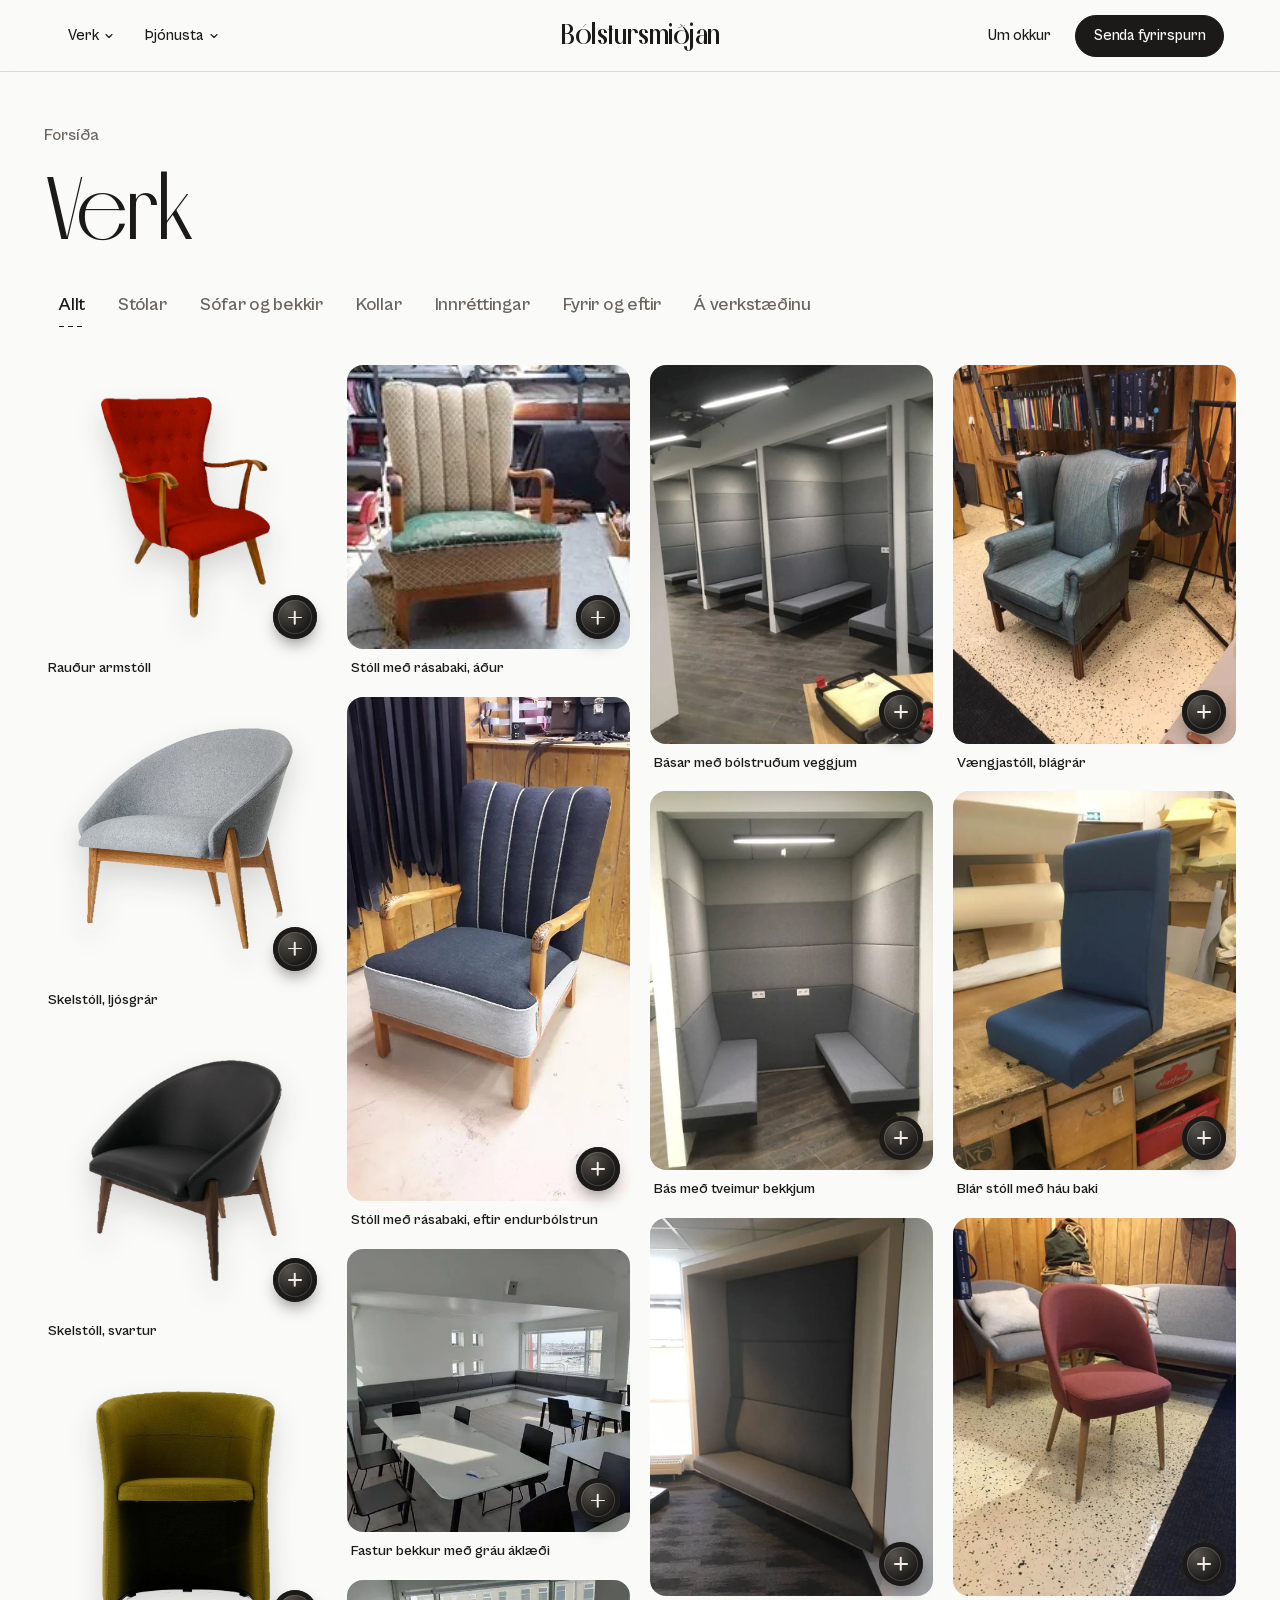
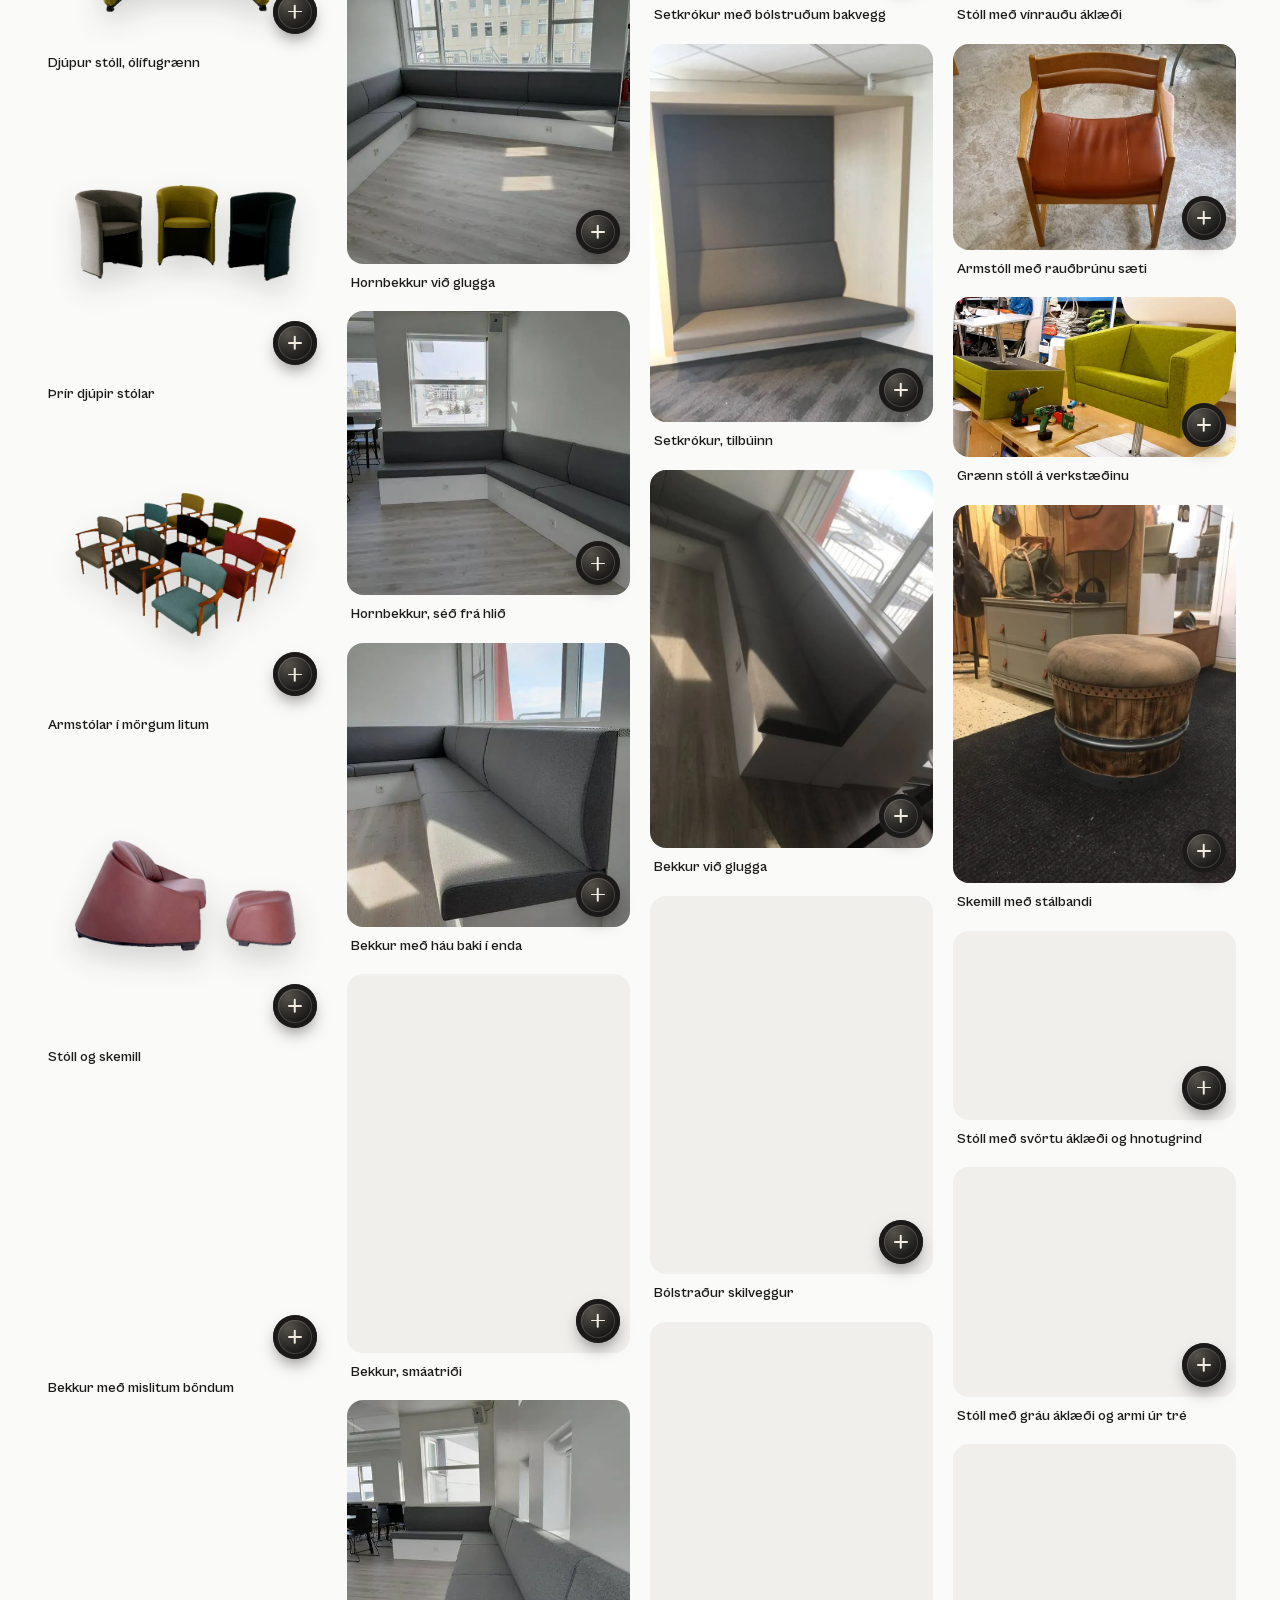
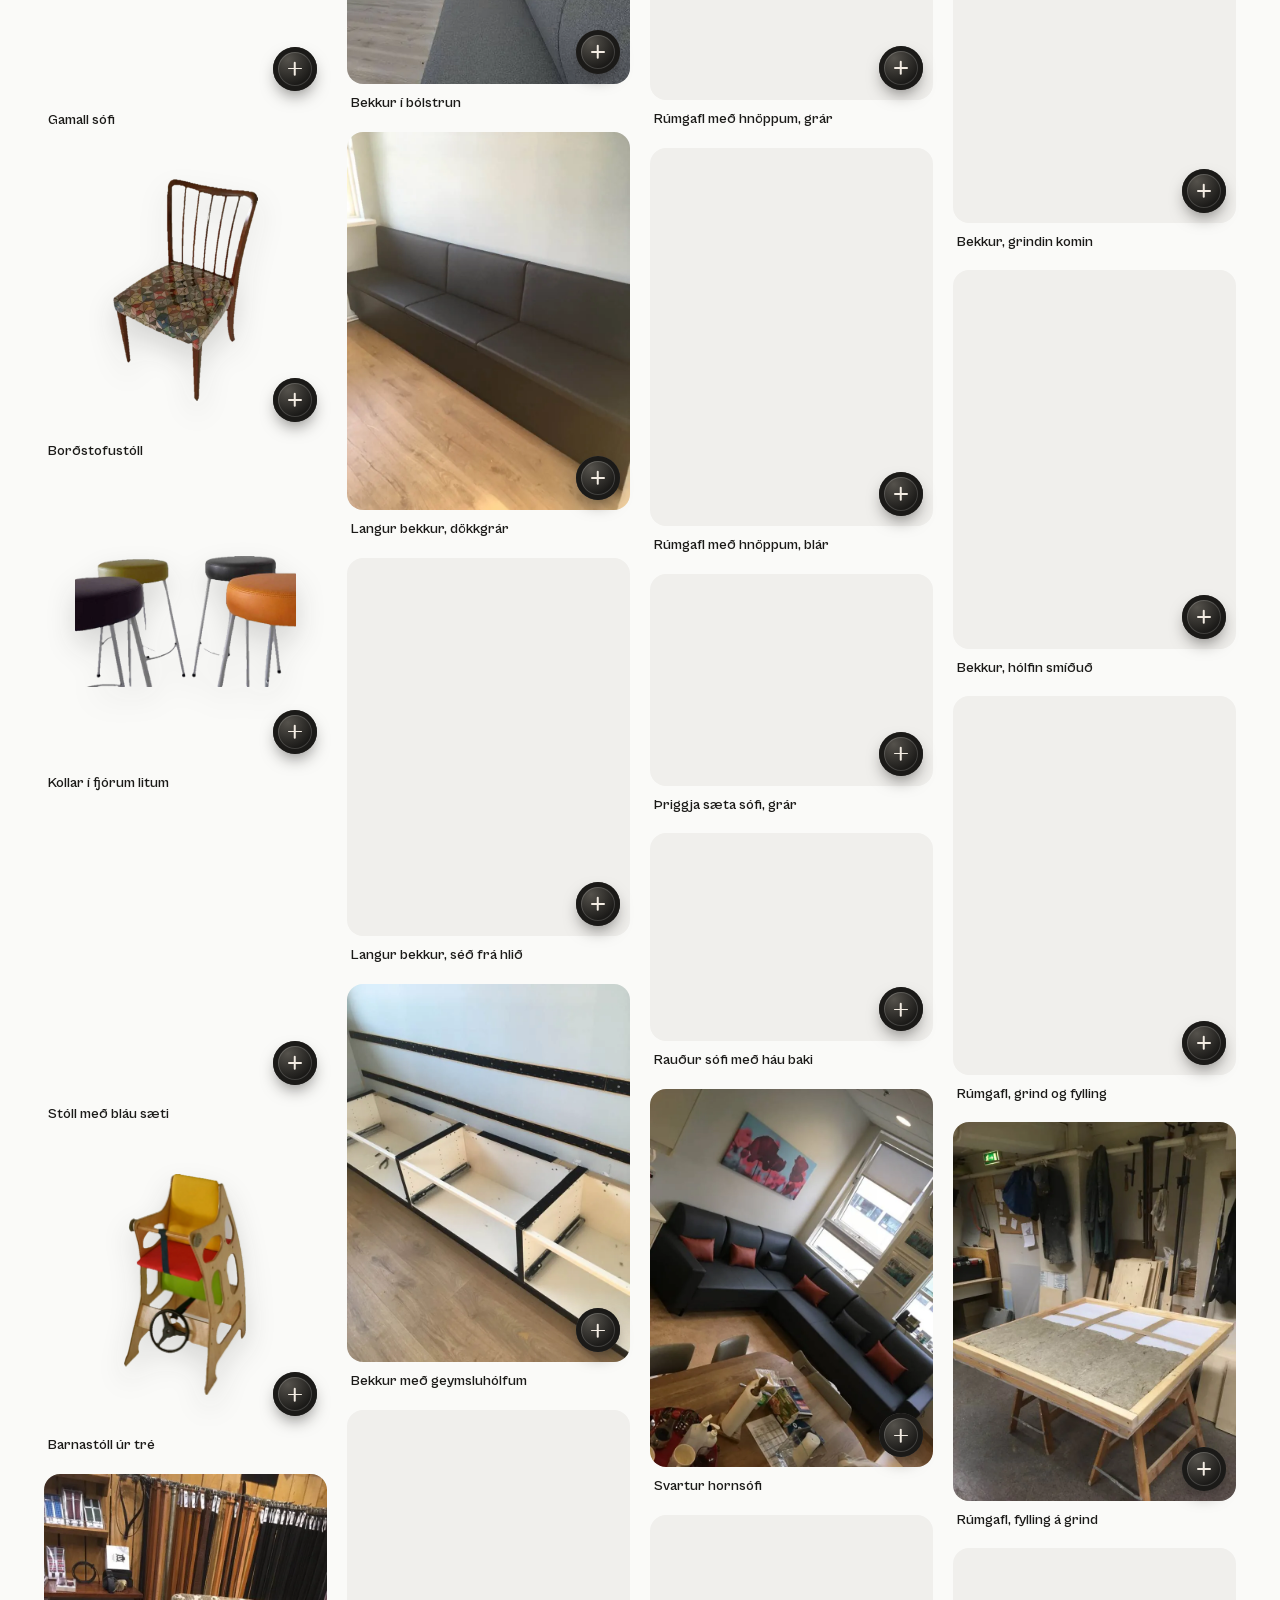
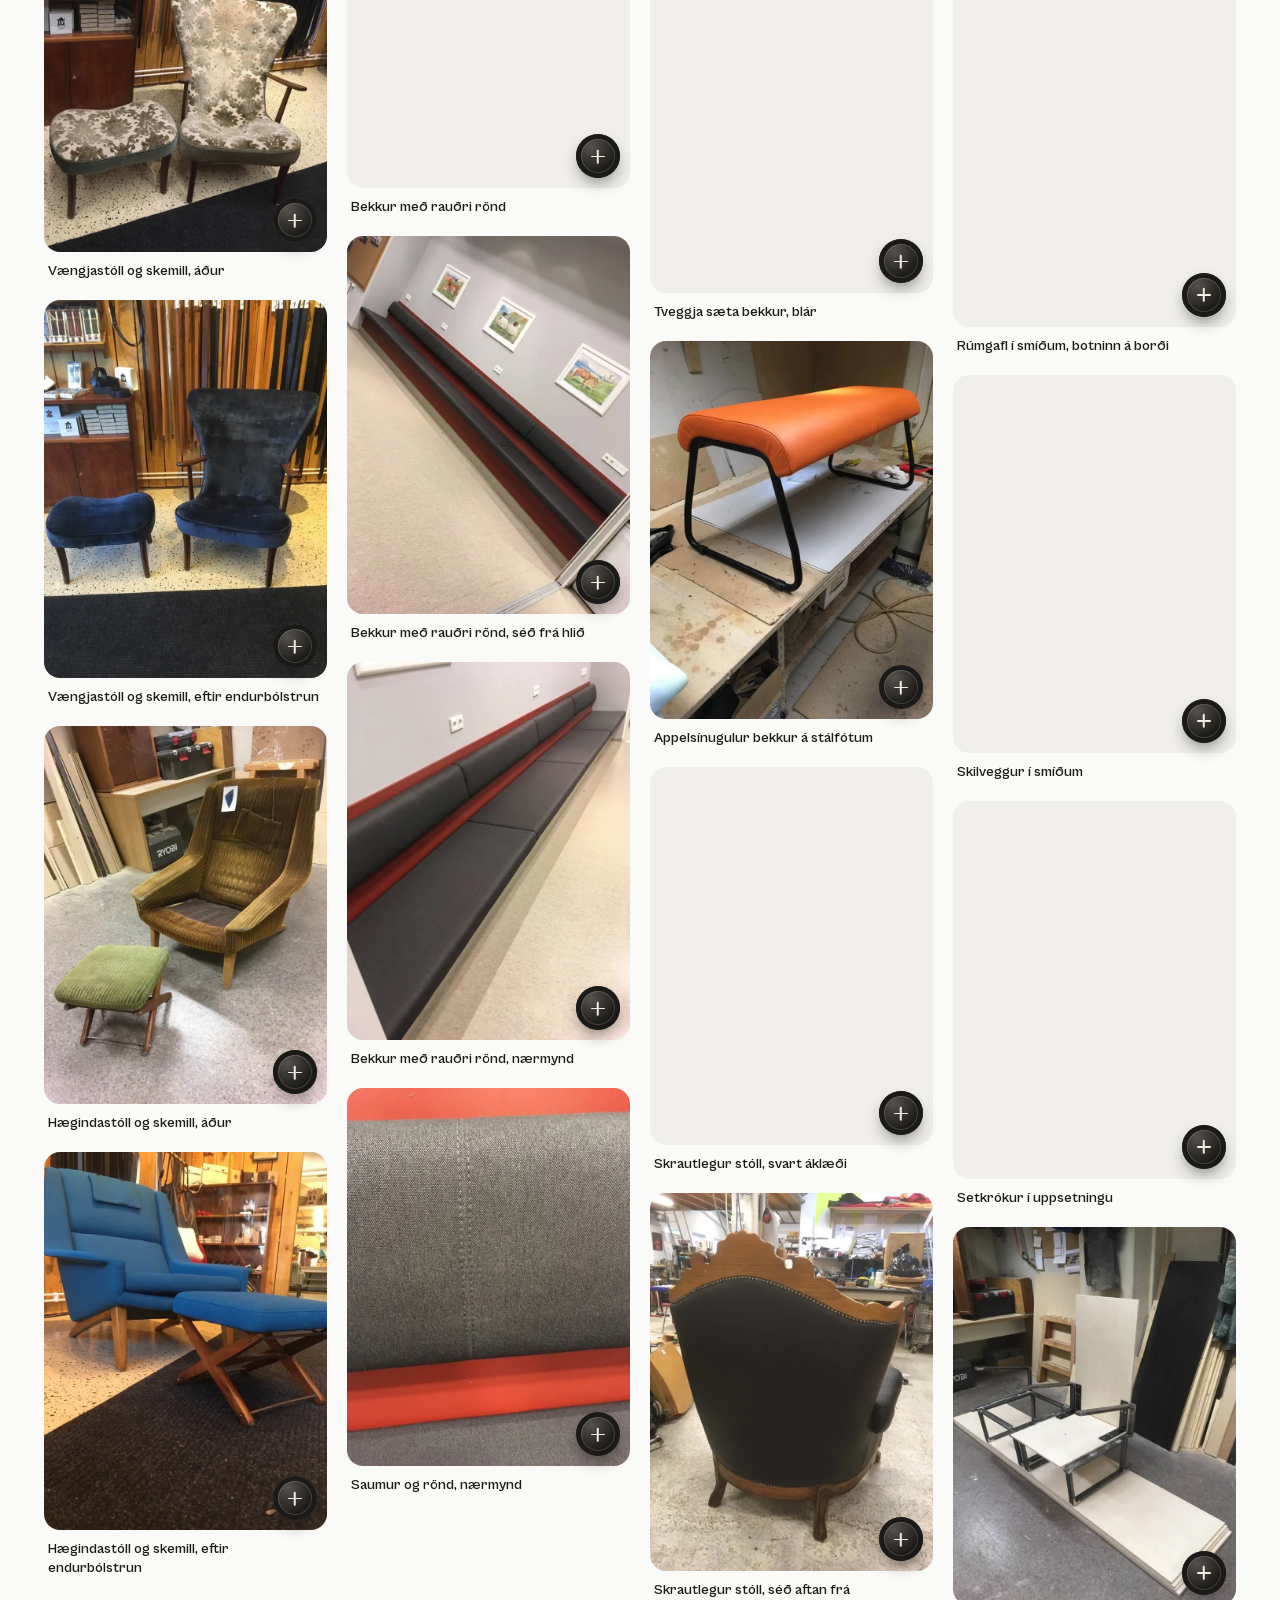
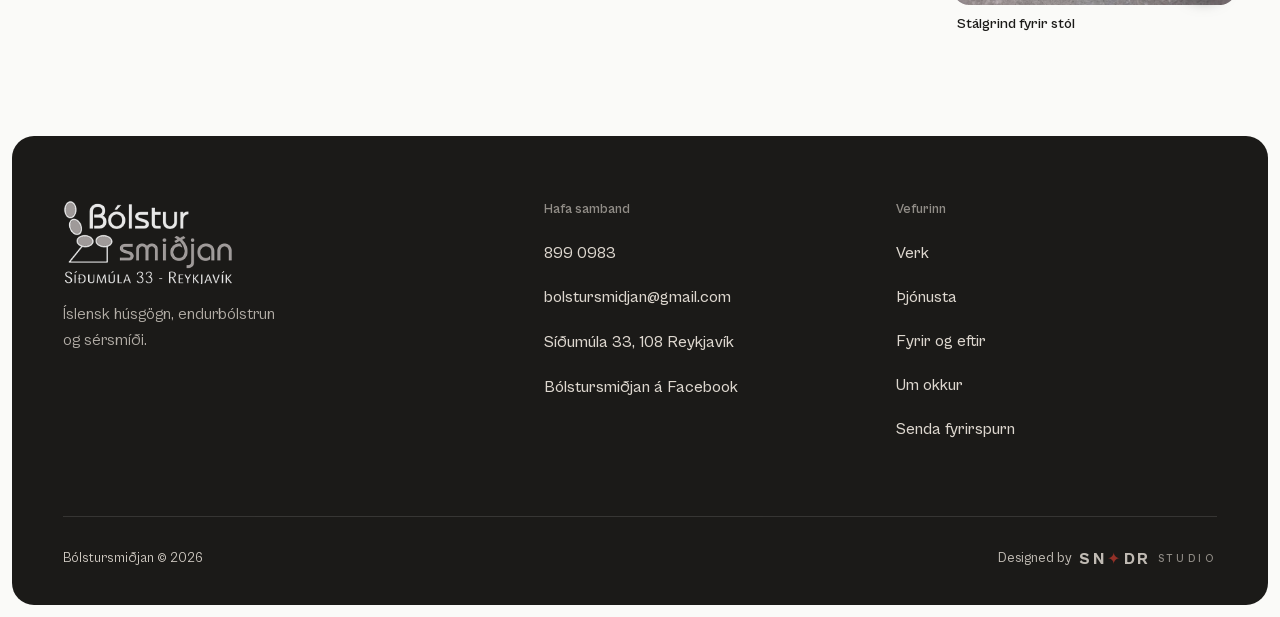
<file: verk/index.html>
<!doctype html>
<html lang="is" class="no-js">
<head>
<meta charset="utf-8">
<meta name="viewport" content="width=device-width, initial-scale=1, viewport-fit=cover">
<title>Verk | Bólstursmiðjan</title>
<meta name="description" content="Stólar, sófar, bekkir og innréttingar frá Bólstursmiðjunni, ásamt myndum af endurbólstrun.">
<meta name="robots" content="noindex, nofollow">
<meta name="theme-color" content="#fafaf8">
<link rel="icon" type="image/png" sizes="32x32" href="../assets/favicon-32.png">
<link rel="apple-touch-icon" href="../assets/apple-touch-icon.png">
<link rel="preload" as="font" type="font/woff2" href="../assets/fonts/Melodrama-Variable.woff2" crossorigin>
<link rel="preload" as="font" type="font/woff2" href="../assets/fonts/CabinetGrotesk-Variable.woff2" crossorigin>
<link rel="stylesheet" href="../css/main.css?v=1">
<script>document.documentElement.className='js'</script>
<script type="application/ld+json">{"@context":"https://schema.org","@type":"LocalBusiness","name":"Bólstursmiðjan","description":"Endurbólstrun, framleiðsla á íslenskum húsgögnum og sérsmíði.","telephone":"+354 899 0983","email":"bolstursmidjan@gmail.com","foundingDate":"2010","address":{"@type":"PostalAddress","streetAddress":"Síðumúla 33","postalCode":"108","addressLocality":"Reykjavík","addressCountry":"IS"},"sameAs":["https://www.facebook.com/Bólstursmiðjan-S%C3%ADðumúla-33-Reykjav%C3%ADk-463318543754569/"]}</script>

</head>
<body class="pg-wall">
<svg width="0" height="0" style="position:absolute" aria-hidden="true"><defs>
<symbol id="i-arrow" viewBox="0 0 16 16"><path d="M2 8h11M9 3.5 13.5 8 9 12.5" fill="none" stroke="currentColor" stroke-width="1.5" stroke-linecap="round" stroke-linejoin="round"/></symbol>
<symbol id="i-chev" viewBox="0 0 16 16"><path d="m4 6 4 4 4-4" fill="none" stroke="currentColor" stroke-width="1.5" stroke-linecap="round" stroke-linejoin="round"/></symbol>
<symbol id="i-close" viewBox="0 0 16 16"><path d="m3.5 3.5 9 9m0-9-9 9" fill="none" stroke="currentColor" stroke-width="1.5" stroke-linecap="round"/></symbol>
<symbol id="i-left" viewBox="0 0 16 16"><path d="M14 8H3M7 3.5 2.5 8 7 12.5" fill="none" stroke="currentColor" stroke-width="1.5" stroke-linecap="round" stroke-linejoin="round"/></symbol>
<symbol id="i-cam" viewBox="0 0 20 20"><path d="M3 6.5h2.6L7 4.5h6l1.4 2H17a1 1 0 0 1 1 1V15a1 1 0 0 1-1 1H3a1 1 0 0 1-1-1V7.5a1 1 0 0 1 1-1Z" fill="none" stroke="currentColor" stroke-width="1.4" stroke-linejoin="round"/><circle cx="10" cy="11" r="3" fill="none" stroke="currentColor" stroke-width="1.4"/></symbol>
</defs></svg>
<a class="skip" href="#main">Fara beint í efni</a>
<div class="awning" aria-hidden="true"></div>
<header class="bar" id="bar">
  <div class="bar__in">
    <nav class="bar__l" aria-label="Aðalvalmynd">
      <div class="nv">
        <button class="nv__b" type="button" aria-expanded="false" aria-controls="dd-verk">Verk <svg class="i i-chev" aria-hidden="true" focusable="false"><use href="#i-chev"/></svg></button>
        <div class="dd" id="dd-verk">
          <a href="../verk/">Öll verk</a>
          <a href="../verk/#stolar">Stólar</a>
          <a href="../verk/#sofar">Sófar og bekkir</a>
          <a href="../verk/#innrettingar">Innréttingar</a>
          <a href="../#fyrir-eftir">Fyrir og eftir</a>
        </div>
      </div>
      <div class="nv">
        <button class="nv__b" type="button" aria-expanded="false" aria-controls="dd-th">Þjónusta <svg class="i i-chev" aria-hidden="true" focusable="false"><use href="#i-chev"/></svg></button>
        <div class="dd" id="dd-th">
          <a href="../#thjonusta-endurbolstrun" data-svc="endurbolstrun">Endurbólstrun</a>
          <a href="../#thjonusta-framleidsla" data-svc="framleidsla">Framleiðsla</a>
          <a href="../#thjonusta-sersmidi" data-svc="sersmidi">Sérsmíði</a>
          <a href="../#thjonusta-vidgerdir" data-svc="vidgerdir">Viðgerðir</a>
          <a href="../#thjonusta-farartaeki" data-svc="farartaeki">Farartæki</a>
        </div>
      </div>
    </nav>
    <a class="brand" href="../" aria-label="Bólstursmiðjan, forsíða"><span>Bólstursmiðjan</span></a>
    <nav class="bar__r" aria-label="Hafa samband">
      <a class="bar__lnk" href="../#um-okkur">Um okkur</a>
      <a class="pill pill--solid bar__cta" href="../#fyrirspurn"><span>Senda fyrirspurn</span><b class="cnt" hidden>0</b></a>
    </nav>
    <button class="burger" type="button" aria-expanded="false" aria-controls="menu" aria-label="Opna valmynd"><i></i><i></i><b class="cnt" hidden>0</b></button>
  </div>
</header>
<div class="menu" id="menu" hidden data-lenis-prevent>
  <div class="menu__in">
    <p class="menu__h">Verk</p>
    <a href="../verk/">Öll verk</a><a href="../verk/#stolar">Stólar</a><a href="../verk/#sofar">Sófar og bekkir</a><a href="../verk/#innrettingar">Innréttingar</a><a href="../#fyrir-eftir">Fyrir og eftir</a>
    <p class="menu__h">Þjónusta</p>
    <a href="../#thjonusta-endurbolstrun">Endurbólstrun</a><a href="../#thjonusta-framleidsla">Framleiðsla</a><a href="../#thjonusta-sersmidi">Sérsmíði</a><a href="../#thjonusta-vidgerdir">Viðgerðir</a><a href="../#thjonusta-farartaeki">Farartæki</a>
    <p class="menu__h">Bólstursmiðjan</p>
    <a href="../#um-okkur">Um okkur</a>
    <a class="pill pill--solid" href="../#fyrirspurn"><span>Senda fyrirspurn</span><b class="cnt" hidden>0</b></a>
    <p class="menu__ph"><a href="tel:+3548990983">899 0983</a><br><a href="mailto:bolstursmidjan@gmail.com">bolstursmidjan@gmail.com</a></p>
  </div>
</div>
<div class="page" id="page">
<main id="main">
<section class="wall" aria-labelledby="w-h">
  <div class="wrap">
    <p class="crumb"><a href="../">Forsíða</a></p>
    <h1 id="w-h" class="h2 h2--xl">Verk</h1>
    <div class="tabs tabs--wrap" role="tablist" aria-label="Sía verk">
      <button role="tab" type="button" data-f="allt" aria-selected="true" tabindex="0">Allt</button><button role="tab" type="button" data-f="stolar" aria-selected="false" tabindex="-1">Stólar</button><button role="tab" type="button" data-f="sofar" aria-selected="false" tabindex="-1">Sófar og bekkir</button><button role="tab" type="button" data-f="kollar" aria-selected="false" tabindex="-1">Kollar</button><button role="tab" type="button" data-f="innrettingar" aria-selected="false" tabindex="-1">Innréttingar</button><button role="tab" type="button" data-f="fyrir-eftir" aria-selected="false" tabindex="-1">Fyrir og eftir</button><button role="tab" type="button" data-f="verkstaedi" aria-selected="false" tabindex="-1">Á verkstæðinu</button>
    </div>
    <ul class="masonry" id="masonry">
<li class="wc wc--cut" data-cat="stolar" data-id="raudur-a" style="--tint:#efdcd6;--ar:0.767"><div class="wc__box"><a href="#raudur-a" data-open="raudur-a" aria-label="Rauður armstóll, skoða"><img src="../assets/img/cut/raudur-a.webp" width="844" height="1100" alt="Rauður armstóll" loading="lazy" decoding="async"></a><button class="tuft" type="button" data-add="raudur-a" data-title="Rauður armstóll" aria-pressed="false" aria-label="Bæta við fyrirspurn: Rauður armstóll"><i></i></button></div><p class="wc__t">Rauður armstóll</p></li>
<li class="wc wc--cut" data-cat="stolar" data-id="grar-skel" style="--tint:#e6e5e3;--ar:0.969"><div class="wc__box"><a href="#grar-skel" data-open="grar-skel" aria-label="Skelstóll, ljósgrár, skoða"><img src="../assets/img/cut/grar-skel.webp" width="843" height="870" alt="Skelstóll, ljósgrár" loading="lazy" decoding="async"></a><button class="tuft" type="button" data-add="grar-skel" data-title="Skelstóll, ljósgrár" aria-pressed="false" aria-label="Bæta við fyrirspurn: Skelstóll, ljósgrár"><i></i></button></div><p class="wc__t">Skelstóll, ljósgrár</p></li>
<li class="wc wc--cut" data-cat="stolar" data-id="svartur-skel" style="--tint:#e5e1de;--ar:0.872"><div class="wc__box"><a href="#svartur-skel" data-open="svartur-skel" aria-label="Skelstóll, svartur, skoða"><img src="../assets/img/cut/svartur-skel.webp" width="1090" height="1250" alt="Skelstóll, svartur" loading="lazy" decoding="async"></a><button class="tuft" type="button" data-add="svartur-skel" data-title="Skelstóll, svartur" aria-pressed="false" aria-label="Bæta við fyrirspurn: Skelstóll, svartur"><i></i></button></div><p class="wc__t">Skelstóll, svartur</p></li>
<li class="wc wc--cut" data-cat="stolar" data-id="oliva" style="--tint:#ebe9cf;--ar:0.811"><div class="wc__box"><a href="#oliva" data-open="oliva" aria-label="Djúpur stóll, ólífugrænn, skoða"><img src="../assets/img/cut/oliva.webp" width="1014" height="1250" alt="Djúpur stóll, ólífugrænn" loading="lazy" decoding="async"></a><button class="tuft" type="button" data-add="oliva" data-title="Djúpur stóll, ólífugrænn" aria-pressed="false" aria-label="Bæta við fyrirspurn: Djúpur stóll, ólífugrænn"><i></i></button></div><p class="wc__t">Djúpur stóll, ólífugrænn</p></li>
<li class="wc wc--cut" data-cat="stolar" data-id="oliva-thrir" style="--tint:#e9e7dc;--ar:2.316"><div class="wc__box"><a href="#oliva-thrir" data-open="oliva-thrir" aria-label="Þrír djúpir stólar, skoða"><img src="../assets/img/cut/oliva-thrir.webp" width="1070" height="462" alt="Þrír djúpir stólar" loading="lazy" decoding="async"></a><button class="tuft" type="button" data-add="oliva-thrir" data-title="Þrír djúpir stólar" aria-pressed="false" aria-label="Bæta við fyrirspurn: Þrír djúpir stólar"><i></i></button></div><p class="wc__t">Þrír djúpir stólar</p></li>
<li class="wc wc--cut" data-cat="stolar" data-id="marglitir" style="--tint:#efe6dd;--ar:1.551"><div class="wc__box"><a href="#marglitir" data-open="marglitir" aria-label="Armstólar í mörgum litum, skoða"><img src="../assets/img/cut/marglitir.webp" width="1100" height="709" alt="Armstólar í mörgum litum" loading="lazy" decoding="async"></a><button class="tuft" type="button" data-add="marglitir" data-title="Armstólar í mörgum litum" aria-pressed="false" aria-label="Bæta við fyrirspurn: Armstólar í mörgum litum"><i></i></button></div><p class="wc__t">Armstólar í mörgum litum</p></li>
<li class="wc wc--cut" data-cat="stolar" data-id="vinrautt" style="--tint:#efdfe1;--ar:1.993"><div class="wc__box"><a href="#vinrautt" data-open="vinrautt" aria-label="Stóll og skemill, skoða"><img src="../assets/img/cut/vinrautt.webp" width="1100" height="552" alt="Stóll og skemill" loading="lazy" decoding="async"></a><button class="tuft" type="button" data-add="vinrautt" data-title="Stóll og skemill" aria-pressed="false" aria-label="Bæta við fyrirspurn: Stóll og skemill"><i></i></button></div><p class="wc__t">Stóll og skemill</p></li>
<li class="wc wc--cut" data-cat="sofar" data-id="bekkur" style="--tint:#f1e2d6;--ar:1.186"><div class="wc__box"><a href="#bekkur" data-open="bekkur" aria-label="Bekkur með mislitum böndum, skoða"><img src="../assets/img/cut/bekkur.webp" width="834" height="703" alt="Bekkur með mislitum böndum" loading="lazy" decoding="async"></a><button class="tuft" type="button" data-add="bekkur" data-title="Bekkur með mislitum böndum" aria-pressed="false" aria-label="Bæta við fyrirspurn: Bekkur með mislitum böndum"><i></i></button></div><p class="wc__t">Bekkur með mislitum böndum</p></li>
<li class="wc wc--cut" data-cat="sofar" data-id="sofi" style="--tint:#f0e8dd;--ar:1.830"><div class="wc__box"><a href="#sofi" data-open="sofi" aria-label="Gamall sófi, skoða"><img src="../assets/img/cut/sofi.webp" width="1100" height="601" alt="Gamall sófi" loading="lazy" decoding="async"></a><button class="tuft" type="button" data-add="sofi" data-title="Gamall sófi" aria-pressed="false" aria-label="Bæta við fyrirspurn: Gamall sófi"><i></i></button></div><p class="wc__t">Gamall sófi</p></li>
<li class="wc wc--cut" data-cat="stolar" data-id="borstofu" style="--tint:#ece3da;--ar:0.655"><div class="wc__box"><a href="#borstofu" data-open="borstofu" aria-label="Borðstofustóll, skoða"><img src="../assets/img/cut/borstofu.webp" width="460" height="702" alt="Borðstofustóll" loading="lazy" decoding="async"></a><button class="tuft" type="button" data-add="borstofu" data-title="Borðstofustóll" aria-pressed="false" aria-label="Bæta við fyrirspurn: Borðstofustóll"><i></i></button></div><p class="wc__t">Borðstofustóll</p></li>
<li class="wc wc--cut" data-cat="kollar" data-id="kollar" style="--tint:#f1e4d6;--ar:1.685"><div class="wc__box"><a href="#kollar" data-open="kollar" aria-label="Kollar í fjórum litum, skoða"><img src="../assets/img/cut/kollar.webp" width="1100" height="653" alt="Kollar í fjórum litum" loading="lazy" decoding="async"></a><button class="tuft" type="button" data-add="kollar" data-title="Kollar í fjórum litum" aria-pressed="false" aria-label="Bæta við fyrirspurn: Kollar í fjórum litum"><i></i></button></div><p class="wc__t">Kollar í fjórum litum</p></li>
<li class="wc wc--cut" data-cat="stolar" data-id="bla-stoll" style="--tint:#dde6ea;--ar:0.665"><div class="wc__box"><a href="#bla-stoll" data-open="bla-stoll" aria-label="Stóll með bláu sæti, skoða"><img src="../assets/img/cut/bla-stoll.webp" width="732" height="1100" alt="Stóll með bláu sæti" loading="lazy" decoding="async"></a><button class="tuft" type="button" data-add="bla-stoll" data-title="Stóll með bláu sæti" aria-pressed="false" aria-label="Bæta við fyrirspurn: Stóll með bláu sæti"><i></i></button></div><p class="wc__t">Stóll með bláu sæti</p></li>
<li class="wc wc--cut" data-cat="stolar" data-id="barna" style="--tint:#f0e6d2;--ar:0.551"><div class="wc__box"><a href="#barna" data-open="barna" aria-label="Barnastóll úr tré, skoða"><img src="../assets/img/cut/barna.webp" width="492" height="893" alt="Barnastóll úr tré" loading="lazy" decoding="async"></a><button class="tuft" type="button" data-add="barna" data-title="Barnastóll úr tré" aria-pressed="false" aria-label="Bæta við fyrirspurn: Barnastóll úr tré"><i></i></button></div><p class="wc__t">Barnastóll úr tré</p></li>
<li class="wc wc--photo" data-cat="fyrir-eftir" data-id="ba1-fyrir" style="--ar:0.750"><div class="wc__box"><a href="#ba1-fyrir" data-open="ba1-fyrir" aria-label="Vængjastóll og skemill, áður, skoða"><img src="../assets/img/photo/ba1-fyrir.webp" width="720" height="960" alt="Vængjastóll og skemill, áður" loading="lazy" decoding="async"></a><button class="tuft" type="button" data-add="ba1-fyrir" data-title="Vængjastóll og skemill, áður" aria-pressed="false" aria-label="Bæta við fyrirspurn: Vængjastóll og skemill, áður"><i></i></button></div><p class="wc__t">Vængjastóll og skemill, áður</p></li>
<li class="wc wc--photo" data-cat="fyrir-eftir" data-id="ba1-eftir" style="--ar:0.750"><div class="wc__box"><a href="#ba1-eftir" data-open="ba1-eftir" aria-label="Vængjastóll og skemill, eftir endurbólstrun, skoða"><img src="../assets/img/photo/ba1-eftir.webp" width="720" height="960" alt="Vængjastóll og skemill, eftir endurbólstrun" loading="lazy" decoding="async"></a><button class="tuft" type="button" data-add="ba1-eftir" data-title="Vængjastóll og skemill, eftir endurbólstrun" aria-pressed="false" aria-label="Bæta við fyrirspurn: Vængjastóll og skemill, eftir endurbólstrun"><i></i></button></div><p class="wc__t">Vængjastóll og skemill, eftir endurbólstrun</p></li>
<li class="wc wc--photo" data-cat="fyrir-eftir" data-id="ba2-fyrir" style="--ar:0.750"><div class="wc__box"><a href="#ba2-fyrir" data-open="ba2-fyrir" aria-label="Hægindastóll og skemill, áður, skoða"><img src="../assets/img/photo/ba2-fyrir.webp" width="720" height="960" alt="Hægindastóll og skemill, áður" loading="lazy" decoding="async"></a><button class="tuft" type="button" data-add="ba2-fyrir" data-title="Hægindastóll og skemill, áður" aria-pressed="false" aria-label="Bæta við fyrirspurn: Hægindastóll og skemill, áður"><i></i></button></div><p class="wc__t">Hægindastóll og skemill, áður</p></li>
<li class="wc wc--photo" data-cat="fyrir-eftir" data-id="ba2-eftir" style="--ar:0.750"><div class="wc__box"><a href="#ba2-eftir" data-open="ba2-eftir" aria-label="Hægindastóll og skemill, eftir endurbólstrun, skoða"><img src="../assets/img/photo/ba2-eftir.webp" width="720" height="960" alt="Hægindastóll og skemill, eftir endurbólstrun" loading="lazy" decoding="async"></a><button class="tuft" type="button" data-add="ba2-eftir" data-title="Hægindastóll og skemill, eftir endurbólstrun" aria-pressed="false" aria-label="Bæta við fyrirspurn: Hægindastóll og skemill, eftir endurbólstrun"><i></i></button></div><p class="wc__t">Hægindastóll og skemill, eftir endurbólstrun</p></li>
<li class="wc wc--photo" data-cat="fyrir-eftir" data-id="ba3-fyrir" style="--ar:1.000"><div class="wc__box"><a href="#ba3-fyrir" data-open="ba3-fyrir" aria-label="Stóll með rásabaki, áður, skoða"><img src="../assets/img/photo/ba3-fyrir.webp" width="200" height="200" alt="Stóll með rásabaki, áður" loading="lazy" decoding="async"></a><button class="tuft" type="button" data-add="ba3-fyrir" data-title="Stóll með rásabaki, áður" aria-pressed="false" aria-label="Bæta við fyrirspurn: Stóll með rásabaki, áður"><i></i></button></div><p class="wc__t">Stóll með rásabaki, áður</p></li>
<li class="wc wc--photo" data-cat="fyrir-eftir" data-id="ba3-eftir" style="--ar:0.563"><div class="wc__box"><a href="#ba3-eftir" data-open="ba3-eftir" aria-label="Stóll með rásabaki, eftir endurbólstrun, skoða"><img src="../assets/img/photo/ba3-eftir.webp" width="540" height="960" alt="Stóll með rásabaki, eftir endurbólstrun" loading="lazy" decoding="async"></a><button class="tuft" type="button" data-add="ba3-eftir" data-title="Stóll með rásabaki, eftir endurbólstrun" aria-pressed="false" aria-label="Bæta við fyrirspurn: Stóll með rásabaki, eftir endurbólstrun"><i></i></button></div><p class="wc__t">Stóll með rásabaki, eftir endurbólstrun</p></li>
<li class="wc wc--photo" data-cat="innrettingar" data-id="bekkur-tilbuid" style="--ar:1.000"><div class="wc__box"><a href="#bekkur-tilbuid" data-open="bekkur-tilbuid" aria-label="Fastur bekkur með gráu áklæði, skoða"><img src="../assets/img/photo/bekkur-tilbuid.webp" width="480" height="480" alt="Fastur bekkur með gráu áklæði" loading="lazy" decoding="async"></a><button class="tuft" type="button" data-add="bekkur-tilbuid" data-title="Fastur bekkur með gráu áklæði" aria-pressed="false" aria-label="Bæta við fyrirspurn: Fastur bekkur með gráu áklæði"><i></i></button></div><p class="wc__t">Fastur bekkur með gráu áklæði</p></li>
<li class="wc wc--photo" data-cat="innrettingar" data-id="bekkur-horn" style="--ar:1.000"><div class="wc__box"><a href="#bekkur-horn" data-open="bekkur-horn" aria-label="Hornbekkur við glugga, skoða"><img src="../assets/img/photo/bekkur-horn.webp" width="480" height="480" alt="Hornbekkur við glugga" loading="lazy" decoding="async"></a><button class="tuft" type="button" data-add="bekkur-horn" data-title="Hornbekkur við glugga" aria-pressed="false" aria-label="Bæta við fyrirspurn: Hornbekkur við glugga"><i></i></button></div><p class="wc__t">Hornbekkur við glugga</p></li>
<li class="wc wc--photo" data-cat="innrettingar" data-id="bekkur-horn2" style="--ar:1.000"><div class="wc__box"><a href="#bekkur-horn2" data-open="bekkur-horn2" aria-label="Hornbekkur, séð frá hlið, skoða"><img src="../assets/img/photo/bekkur-horn2.webp" width="480" height="480" alt="Hornbekkur, séð frá hlið" loading="lazy" decoding="async"></a><button class="tuft" type="button" data-add="bekkur-horn2" data-title="Hornbekkur, séð frá hlið" aria-pressed="false" aria-label="Bæta við fyrirspurn: Hornbekkur, séð frá hlið"><i></i></button></div><p class="wc__t">Hornbekkur, séð frá hlið</p></li>
<li class="wc wc--photo" data-cat="innrettingar" data-id="bekkur-endi" style="--ar:1.000"><div class="wc__box"><a href="#bekkur-endi" data-open="bekkur-endi" aria-label="Bekkur með háu baki í enda, skoða"><img src="../assets/img/photo/bekkur-endi.webp" width="480" height="480" alt="Bekkur með háu baki í enda" loading="lazy" decoding="async"></a><button class="tuft" type="button" data-add="bekkur-endi" data-title="Bekkur með háu baki í enda" aria-pressed="false" aria-label="Bæta við fyrirspurn: Bekkur með háu baki í enda"><i></i></button></div><p class="wc__t">Bekkur með háu baki í enda</p></li>
<li class="wc wc--photo" data-cat="innrettingar" data-id="bekkur-smaatridi" style="--ar:0.750"><div class="wc__box"><a href="#bekkur-smaatridi" data-open="bekkur-smaatridi" aria-label="Bekkur, smáatriði, skoða"><img src="../assets/img/photo/bekkur-smaatridi.webp" width="720" height="960" alt="Bekkur, smáatriði" loading="lazy" decoding="async"></a><button class="tuft" type="button" data-add="bekkur-smaatridi" data-title="Bekkur, smáatriði" aria-pressed="false" aria-label="Bæta við fyrirspurn: Bekkur, smáatriði"><i></i></button></div><p class="wc__t">Bekkur, smáatriði</p></li>
<li class="wc wc--photo" data-cat="innrettingar" data-id="bekkur-aklaedi" style="--ar:1.000"><div class="wc__box"><a href="#bekkur-aklaedi" data-open="bekkur-aklaedi" aria-label="Bekkur í bólstrun, skoða"><img src="../assets/img/photo/bekkur-aklaedi.webp" width="480" height="480" alt="Bekkur í bólstrun" loading="lazy" decoding="async"></a><button class="tuft" type="button" data-add="bekkur-aklaedi" data-title="Bekkur í bólstrun" aria-pressed="false" aria-label="Bæta við fyrirspurn: Bekkur í bólstrun"><i></i></button></div><p class="wc__t">Bekkur í bólstrun</p></li>
<li class="wc wc--photo" data-cat="innrettingar" data-id="bekkur-dokkur" style="--ar:0.750"><div class="wc__box"><a href="#bekkur-dokkur" data-open="bekkur-dokkur" aria-label="Langur bekkur, dökkgrár, skoða"><img src="../assets/img/photo/bekkur-dokkur.webp" width="720" height="960" alt="Langur bekkur, dökkgrár" loading="lazy" decoding="async"></a><button class="tuft" type="button" data-add="bekkur-dokkur" data-title="Langur bekkur, dökkgrár" aria-pressed="false" aria-label="Bæta við fyrirspurn: Langur bekkur, dökkgrár"><i></i></button></div><p class="wc__t">Langur bekkur, dökkgrár</p></li>
<li class="wc wc--photo" data-cat="innrettingar" data-id="bekkur-dokkur2" style="--ar:0.750"><div class="wc__box"><a href="#bekkur-dokkur2" data-open="bekkur-dokkur2" aria-label="Langur bekkur, séð frá hlið, skoða"><img src="../assets/img/photo/bekkur-dokkur2.webp" width="720" height="960" alt="Langur bekkur, séð frá hlið" loading="lazy" decoding="async"></a><button class="tuft" type="button" data-add="bekkur-dokkur2" data-title="Langur bekkur, séð frá hlið" aria-pressed="false" aria-label="Bæta við fyrirspurn: Langur bekkur, séð frá hlið"><i></i></button></div><p class="wc__t">Langur bekkur, séð frá hlið</p></li>
<li class="wc wc--photo" data-cat="innrettingar" data-id="bekkur-geymsla" style="--ar:0.750"><div class="wc__box"><a href="#bekkur-geymsla" data-open="bekkur-geymsla" aria-label="Bekkur með geymsluhólfum, skoða"><img src="../assets/img/photo/bekkur-geymsla.webp" width="720" height="960" alt="Bekkur með geymsluhólfum" loading="lazy" decoding="async"></a><button class="tuft" type="button" data-add="bekkur-geymsla" data-title="Bekkur með geymsluhólfum" aria-pressed="false" aria-label="Bæta við fyrirspurn: Bekkur með geymsluhólfum"><i></i></button></div><p class="wc__t">Bekkur með geymsluhólfum</p></li>
<li class="wc wc--photo" data-cat="innrettingar" data-id="bekkur-rond" style="--ar:0.750"><div class="wc__box"><a href="#bekkur-rond" data-open="bekkur-rond" aria-label="Bekkur með rauðri rönd, skoða"><img src="../assets/img/photo/bekkur-rond.webp" width="720" height="960" alt="Bekkur með rauðri rönd" loading="lazy" decoding="async"></a><button class="tuft" type="button" data-add="bekkur-rond" data-title="Bekkur með rauðri rönd" aria-pressed="false" aria-label="Bæta við fyrirspurn: Bekkur með rauðri rönd"><i></i></button></div><p class="wc__t">Bekkur með rauðri rönd</p></li>
<li class="wc wc--photo" data-cat="innrettingar" data-id="bekkur-rond2" style="--ar:0.750"><div class="wc__box"><a href="#bekkur-rond2" data-open="bekkur-rond2" aria-label="Bekkur með rauðri rönd, séð frá hlið, skoða"><img src="../assets/img/photo/bekkur-rond2.webp" width="720" height="960" alt="Bekkur með rauðri rönd, séð frá hlið" loading="lazy" decoding="async"></a><button class="tuft" type="button" data-add="bekkur-rond2" data-title="Bekkur með rauðri rönd, séð frá hlið" aria-pressed="false" aria-label="Bæta við fyrirspurn: Bekkur með rauðri rönd, séð frá hlið"><i></i></button></div><p class="wc__t">Bekkur með rauðri rönd, séð frá hlið</p></li>
<li class="wc wc--photo" data-cat="innrettingar" data-id="bekkur-rond3" style="--ar:0.750"><div class="wc__box"><a href="#bekkur-rond3" data-open="bekkur-rond3" aria-label="Bekkur með rauðri rönd, nærmynd, skoða"><img src="../assets/img/photo/bekkur-rond3.webp" width="720" height="960" alt="Bekkur með rauðri rönd, nærmynd" loading="lazy" decoding="async"></a><button class="tuft" type="button" data-add="bekkur-rond3" data-title="Bekkur með rauðri rönd, nærmynd" aria-pressed="false" aria-label="Bæta við fyrirspurn: Bekkur með rauðri rönd, nærmynd"><i></i></button></div><p class="wc__t">Bekkur með rauðri rönd, nærmynd</p></li>
<li class="wc wc--photo" data-cat="innrettingar" data-id="aklaedi-nanast" style="--ar:0.750"><div class="wc__box"><a href="#aklaedi-nanast" data-open="aklaedi-nanast" aria-label="Saumur og rönd, nærmynd, skoða"><img src="../assets/img/photo/aklaedi-nanast.webp" width="720" height="960" alt="Saumur og rönd, nærmynd" loading="lazy" decoding="async"></a><button class="tuft" type="button" data-add="aklaedi-nanast" data-title="Saumur og rönd, nærmynd" aria-pressed="false" aria-label="Bæta við fyrirspurn: Saumur og rönd, nærmynd"><i></i></button></div><p class="wc__t">Saumur og rönd, nærmynd</p></li>
<li class="wc wc--photo" data-cat="innrettingar" data-id="basar" style="--ar:0.750"><div class="wc__box"><a href="#basar" data-open="basar" aria-label="Básar með bólstruðum veggjum, skoða"><img src="../assets/img/photo/basar.webp" width="720" height="960" alt="Básar með bólstruðum veggjum" loading="lazy" decoding="async"></a><button class="tuft" type="button" data-add="basar" data-title="Básar með bólstruðum veggjum" aria-pressed="false" aria-label="Bæta við fyrirspurn: Básar með bólstruðum veggjum"><i></i></button></div><p class="wc__t">Básar með bólstruðum veggjum</p></li>
<li class="wc wc--photo" data-cat="innrettingar" data-id="basar2" style="--ar:0.750"><div class="wc__box"><a href="#basar2" data-open="basar2" aria-label="Bás með tveimur bekkjum, skoða"><img src="../assets/img/photo/basar2.webp" width="720" height="960" alt="Bás með tveimur bekkjum" loading="lazy" decoding="async"></a><button class="tuft" type="button" data-add="basar2" data-title="Bás með tveimur bekkjum" aria-pressed="false" aria-label="Bæta við fyrirspurn: Bás með tveimur bekkjum"><i></i></button></div><p class="wc__t">Bás með tveimur bekkjum</p></li>
<li class="wc wc--photo" data-cat="innrettingar" data-id="kro" style="--ar:0.750"><div class="wc__box"><a href="#kro" data-open="kro" aria-label="Setkrókur með bólstruðum bakvegg, skoða"><img src="../assets/img/photo/kro.webp" width="720" height="960" alt="Setkrókur með bólstruðum bakvegg" loading="lazy" decoding="async"></a><button class="tuft" type="button" data-add="kro" data-title="Setkrókur með bólstruðum bakvegg" aria-pressed="false" aria-label="Bæta við fyrirspurn: Setkrókur með bólstruðum bakvegg"><i></i></button></div><p class="wc__t">Setkrókur með bólstruðum bakvegg</p></li>
<li class="wc wc--photo" data-cat="innrettingar" data-id="kro2" style="--ar:0.750"><div class="wc__box"><a href="#kro2" data-open="kro2" aria-label="Setkrókur, tilbúinn, skoða"><img src="../assets/img/photo/kro2.webp" width="720" height="960" alt="Setkrókur, tilbúinn" loading="lazy" decoding="async"></a><button class="tuft" type="button" data-add="kro2" data-title="Setkrókur, tilbúinn" aria-pressed="false" aria-label="Bæta við fyrirspurn: Setkrókur, tilbúinn"><i></i></button></div><p class="wc__t">Setkrókur, tilbúinn</p></li>
<li class="wc wc--photo" data-cat="innrettingar" data-id="bekkur-gluggi" style="--ar:0.750"><div class="wc__box"><a href="#bekkur-gluggi" data-open="bekkur-gluggi" aria-label="Bekkur við glugga, skoða"><img src="../assets/img/photo/bekkur-gluggi.webp" width="720" height="960" alt="Bekkur við glugga" loading="lazy" decoding="async"></a><button class="tuft" type="button" data-add="bekkur-gluggi" data-title="Bekkur við glugga" aria-pressed="false" aria-label="Bæta við fyrirspurn: Bekkur við glugga"><i></i></button></div><p class="wc__t">Bekkur við glugga</p></li>
<li class="wc wc--photo" data-cat="innrettingar" data-id="skilveggur" style="--ar:0.750"><div class="wc__box"><a href="#skilveggur" data-open="skilveggur" aria-label="Bólstraður skilveggur, skoða"><img src="../assets/img/photo/skilveggur.webp" width="720" height="960" alt="Bólstraður skilveggur" loading="lazy" decoding="async"></a><button class="tuft" type="button" data-add="skilveggur" data-title="Bólstraður skilveggur" aria-pressed="false" aria-label="Bæta við fyrirspurn: Bólstraður skilveggur"><i></i></button></div><p class="wc__t">Bólstraður skilveggur</p></li>
<li class="wc wc--photo" data-cat="innrettingar" data-id="rumgafl-grar" style="--ar:0.750"><div class="wc__box"><a href="#rumgafl-grar" data-open="rumgafl-grar" aria-label="Rúmgafl með hnöppum, grár, skoða"><img src="../assets/img/photo/rumgafl-grar.webp" width="720" height="960" alt="Rúmgafl með hnöppum, grár" loading="lazy" decoding="async"></a><button class="tuft" type="button" data-add="rumgafl-grar" data-title="Rúmgafl með hnöppum, grár" aria-pressed="false" aria-label="Bæta við fyrirspurn: Rúmgafl með hnöppum, grár"><i></i></button></div><p class="wc__t">Rúmgafl með hnöppum, grár</p></li>
<li class="wc wc--photo" data-cat="innrettingar" data-id="rumgafl-blar" style="--ar:0.750"><div class="wc__box"><a href="#rumgafl-blar" data-open="rumgafl-blar" aria-label="Rúmgafl með hnöppum, blár, skoða"><img src="../assets/img/photo/rumgafl-blar.webp" width="720" height="960" alt="Rúmgafl með hnöppum, blár" loading="lazy" decoding="async"></a><button class="tuft" type="button" data-add="rumgafl-blar" data-title="Rúmgafl með hnöppum, blár" aria-pressed="false" aria-label="Bæta við fyrirspurn: Rúmgafl með hnöppum, blár"><i></i></button></div><p class="wc__t">Rúmgafl með hnöppum, blár</p></li>
<li class="wc wc--photo" data-cat="sofar" data-id="sofi-grar" style="--ar:1.339"><div class="wc__box"><a href="#sofi-grar" data-open="sofi-grar" aria-label="Þriggja sæta sófi, grár, skoða"><img src="../assets/img/photo/sofi-grar.webp" width="960" height="717" alt="Þriggja sæta sófi, grár" loading="lazy" decoding="async"></a><button class="tuft" type="button" data-add="sofi-grar" data-title="Þriggja sæta sófi, grár" aria-pressed="false" aria-label="Bæta við fyrirspurn: Þriggja sæta sófi, grár"><i></i></button></div><p class="wc__t">Þriggja sæta sófi, grár</p></li>
<li class="wc wc--photo" data-cat="sofar" data-id="sofi-rauur" style="--ar:1.364"><div class="wc__box"><a href="#sofi-rauur" data-open="sofi-rauur" aria-label="Rauður sófi með háu baki, skoða"><img src="../assets/img/photo/sofi-rauur.webp" width="960" height="704" alt="Rauður sófi með háu baki" loading="lazy" decoding="async"></a><button class="tuft" type="button" data-add="sofi-rauur" data-title="Rauður sófi með háu baki" aria-pressed="false" aria-label="Bæta við fyrirspurn: Rauður sófi með háu baki"><i></i></button></div><p class="wc__t">Rauður sófi með háu baki</p></li>
<li class="wc wc--photo" data-cat="sofar" data-id="sofi-svartur" style="--ar:0.750"><div class="wc__box"><a href="#sofi-svartur" data-open="sofi-svartur" aria-label="Svartur hornsófi, skoða"><img src="../assets/img/photo/sofi-svartur.webp" width="720" height="960" alt="Svartur hornsófi" loading="lazy" decoding="async"></a><button class="tuft" type="button" data-add="sofi-svartur" data-title="Svartur hornsófi" aria-pressed="false" aria-label="Bæta við fyrirspurn: Svartur hornsófi"><i></i></button></div><p class="wc__t">Svartur hornsófi</p></li>
<li class="wc wc--photo" data-cat="sofar" data-id="bekkur-blar" style="--ar:0.750"><div class="wc__box"><a href="#bekkur-blar" data-open="bekkur-blar" aria-label="Tveggja sæta bekkur, blár, skoða"><img src="../assets/img/photo/bekkur-blar.webp" width="720" height="960" alt="Tveggja sæta bekkur, blár" loading="lazy" decoding="async"></a><button class="tuft" type="button" data-add="bekkur-blar" data-title="Tveggja sæta bekkur, blár" aria-pressed="false" aria-label="Bæta við fyrirspurn: Tveggja sæta bekkur, blár"><i></i></button></div><p class="wc__t">Tveggja sæta bekkur, blár</p></li>
<li class="wc wc--photo" data-cat="sofar" data-id="bekkur-appelsinu" style="--ar:0.750"><div class="wc__box"><a href="#bekkur-appelsinu" data-open="bekkur-appelsinu" aria-label="Appelsínugulur bekkur á stálfótum, skoða"><img src="../assets/img/photo/bekkur-appelsinu.webp" width="720" height="960" alt="Appelsínugulur bekkur á stálfótum" loading="lazy" decoding="async"></a><button class="tuft" type="button" data-add="bekkur-appelsinu" data-title="Appelsínugulur bekkur á stálfótum" aria-pressed="false" aria-label="Bæta við fyrirspurn: Appelsínugulur bekkur á stálfótum"><i></i></button></div><p class="wc__t">Appelsínugulur bekkur á stálfótum</p></li>
<li class="wc wc--photo" data-cat="stolar" data-id="skrautstoll" style="--ar:0.750"><div class="wc__box"><a href="#skrautstoll" data-open="skrautstoll" aria-label="Skrautlegur stóll, svart áklæði, skoða"><img src="../assets/img/photo/skrautstoll.webp" width="720" height="960" alt="Skrautlegur stóll, svart áklæði" loading="lazy" decoding="async"></a><button class="tuft" type="button" data-add="skrautstoll" data-title="Skrautlegur stóll, svart áklæði" aria-pressed="false" aria-label="Bæta við fyrirspurn: Skrautlegur stóll, svart áklæði"><i></i></button></div><p class="wc__t">Skrautlegur stóll, svart áklæði</p></li>
<li class="wc wc--photo" data-cat="stolar" data-id="skrautstoll-bak" style="--ar:0.750"><div class="wc__box"><a href="#skrautstoll-bak" data-open="skrautstoll-bak" aria-label="Skrautlegur stóll, séð aftan frá, skoða"><img src="../assets/img/photo/skrautstoll-bak.webp" width="720" height="960" alt="Skrautlegur stóll, séð aftan frá" loading="lazy" decoding="async"></a><button class="tuft" type="button" data-add="skrautstoll-bak" data-title="Skrautlegur stóll, séð aftan frá" aria-pressed="false" aria-label="Bæta við fyrirspurn: Skrautlegur stóll, séð aftan frá"><i></i></button></div><p class="wc__t">Skrautlegur stóll, séð aftan frá</p></li>
<li class="wc wc--photo" data-cat="stolar" data-id="vaengjastoll-blagrar" style="--ar:0.750"><div class="wc__box"><a href="#vaengjastoll-blagrar" data-open="vaengjastoll-blagrar" aria-label="Vængjastóll, blágrár, skoða"><img src="../assets/img/photo/vaengjastoll-blagrar.webp" width="720" height="960" alt="Vængjastóll, blágrár" loading="lazy" decoding="async"></a><button class="tuft" type="button" data-add="vaengjastoll-blagrar" data-title="Vængjastóll, blágrár" aria-pressed="false" aria-label="Bæta við fyrirspurn: Vængjastóll, blágrár"><i></i></button></div><p class="wc__t">Vængjastóll, blágrár</p></li>
<li class="wc wc--photo" data-cat="stolar" data-id="stoll-bla-hatt" style="--ar:0.750"><div class="wc__box"><a href="#stoll-bla-hatt" data-open="stoll-bla-hatt" aria-label="Blár stóll með háu baki, skoða"><img src="../assets/img/photo/stoll-bla-hatt.webp" width="720" height="960" alt="Blár stóll með háu baki" loading="lazy" decoding="async"></a><button class="tuft" type="button" data-add="stoll-bla-hatt" data-title="Blár stóll með háu baki" aria-pressed="false" aria-label="Bæta við fyrirspurn: Blár stóll með háu baki"><i></i></button></div><p class="wc__t">Blár stóll með háu baki</p></li>
<li class="wc wc--photo" data-cat="stolar" data-id="stoll-vinrauur" style="--ar:0.750"><div class="wc__box"><a href="#stoll-vinrauur" data-open="stoll-vinrauur" aria-label="Stóll með vínrauðu áklæði, skoða"><img src="../assets/img/photo/stoll-vinrauur.webp" width="720" height="960" alt="Stóll með vínrauðu áklæði" loading="lazy" decoding="async"></a><button class="tuft" type="button" data-add="stoll-vinrauur" data-title="Stóll með vínrauðu áklæði" aria-pressed="false" aria-label="Bæta við fyrirspurn: Stóll með vínrauðu áklæði"><i></i></button></div><p class="wc__t">Stóll með vínrauðu áklæði</p></li>
<li class="wc wc--photo" data-cat="stolar" data-id="stoll-leur" style="--ar:1.376"><div class="wc__box"><a href="#stoll-leur" data-open="stoll-leur" aria-label="Armstóll með rauðbrúnu sæti, skoða"><img src="../assets/img/photo/stoll-leur.webp" width="717" height="521" alt="Armstóll með rauðbrúnu sæti" loading="lazy" decoding="async"></a><button class="tuft" type="button" data-add="stoll-leur" data-title="Armstóll með rauðbrúnu sæti" aria-pressed="false" aria-label="Bæta við fyrirspurn: Armstóll með rauðbrúnu sæti"><i></i></button></div><p class="wc__t">Armstóll með rauðbrúnu sæti</p></li>
<li class="wc wc--photo" data-cat="stolar" data-id="graenir-stolar" style="--ar:1.778"><div class="wc__box"><a href="#graenir-stolar" data-open="graenir-stolar" aria-label="Grænn stóll á verkstæðinu, skoða"><img src="../assets/img/photo/graenir-stolar.webp" width="960" height="540" alt="Grænn stóll á verkstæðinu" loading="lazy" decoding="async"></a><button class="tuft" type="button" data-add="graenir-stolar" data-title="Grænn stóll á verkstæðinu" aria-pressed="false" aria-label="Bæta við fyrirspurn: Grænn stóll á verkstæðinu"><i></i></button></div><p class="wc__t">Grænn stóll á verkstæðinu</p></li>
<li class="wc wc--photo" data-cat="kollar" data-id="skemill" style="--ar:0.750"><div class="wc__box"><a href="#skemill" data-open="skemill" aria-label="Skemill með stálbandi, skoða"><img src="../assets/img/photo/skemill.webp" width="720" height="960" alt="Skemill með stálbandi" loading="lazy" decoding="async"></a><button class="tuft" type="button" data-add="skemill" data-title="Skemill með stálbandi" aria-pressed="false" aria-label="Bæta við fyrirspurn: Skemill með stálbandi"><i></i></button></div><p class="wc__t">Skemill með stálbandi</p></li>
<li class="wc wc--photo" data-cat="stolar" data-id="sy-hnota2" style="--ar:1.501"><div class="wc__box"><a href="#sy-hnota2" data-open="sy-hnota2" aria-label="Stóll með svörtu áklæði og hnotugrind, skoða"><img src="../assets/img/photo/sy-hnota2.webp" width="1400" height="933" alt="Stóll með svörtu áklæði og hnotugrind" loading="lazy" decoding="async"></a><button class="tuft" type="button" data-add="sy-hnota2" data-title="Stóll með svörtu áklæði og hnotugrind" aria-pressed="false" aria-label="Bæta við fyrirspurn: Stóll með svörtu áklæði og hnotugrind"><i></i></button></div><p class="wc__t">Stóll með svörtu áklæði og hnotugrind</p></li>
<li class="wc wc--photo" data-cat="stolar" data-id="sy-hlid" style="--ar:1.237"><div class="wc__box"><a href="#sy-hlid" data-open="sy-hlid" aria-label="Stóll með gráu áklæði og armi úr tré, skoða"><img src="../assets/img/photo/sy-hlid.webp" width="1128" height="912" alt="Stóll með gráu áklæði og armi úr tré" loading="lazy" decoding="async"></a><button class="tuft" type="button" data-add="sy-hlid" data-title="Stóll með gráu áklæði og armi úr tré" aria-pressed="false" aria-label="Bæta við fyrirspurn: Stóll með gráu áklæði og armi úr tré"><i></i></button></div><p class="wc__t">Stóll með gráu áklæði og armi úr tré</p></li>
<li class="wc wc--photo" data-cat="verkstaedi" data-id="bekkur-grind" style="--ar:0.750"><div class="wc__box"><a href="#bekkur-grind" data-open="bekkur-grind" aria-label="Bekkur, grindin komin, skoða"><img src="../assets/img/photo/bekkur-grind.webp" width="720" height="960" alt="Bekkur, grindin komin" loading="lazy" decoding="async"></a><button class="tuft" type="button" data-add="bekkur-grind" data-title="Bekkur, grindin komin" aria-pressed="false" aria-label="Bæta við fyrirspurn: Bekkur, grindin komin"><i></i></button></div><p class="wc__t">Bekkur, grindin komin</p></li>
<li class="wc wc--photo" data-cat="verkstaedi" data-id="bekkur-kassar" style="--ar:0.750"><div class="wc__box"><a href="#bekkur-kassar" data-open="bekkur-kassar" aria-label="Bekkur, hólfin smíðuð, skoða"><img src="../assets/img/photo/bekkur-kassar.webp" width="720" height="960" alt="Bekkur, hólfin smíðuð" loading="lazy" decoding="async"></a><button class="tuft" type="button" data-add="bekkur-kassar" data-title="Bekkur, hólfin smíðuð" aria-pressed="false" aria-label="Bæta við fyrirspurn: Bekkur, hólfin smíðuð"><i></i></button></div><p class="wc__t">Bekkur, hólfin smíðuð</p></li>
<li class="wc wc--photo" data-cat="verkstaedi" data-id="rumgafl-grind" style="--ar:0.750"><div class="wc__box"><a href="#rumgafl-grind" data-open="rumgafl-grind" aria-label="Rúmgafl, grind og fylling, skoða"><img src="../assets/img/photo/rumgafl-grind.webp" width="720" height="960" alt="Rúmgafl, grind og fylling" loading="lazy" decoding="async"></a><button class="tuft" type="button" data-add="rumgafl-grind" data-title="Rúmgafl, grind og fylling" aria-pressed="false" aria-label="Bæta við fyrirspurn: Rúmgafl, grind og fylling"><i></i></button></div><p class="wc__t">Rúmgafl, grind og fylling</p></li>
<li class="wc wc--photo" data-cat="verkstaedi" data-id="rumgafl-fylling" style="--ar:0.750"><div class="wc__box"><a href="#rumgafl-fylling" data-open="rumgafl-fylling" aria-label="Rúmgafl, fylling á grind, skoða"><img src="../assets/img/photo/rumgafl-fylling.webp" width="720" height="960" alt="Rúmgafl, fylling á grind" loading="lazy" decoding="async"></a><button class="tuft" type="button" data-add="rumgafl-fylling" data-title="Rúmgafl, fylling á grind" aria-pressed="false" aria-label="Bæta við fyrirspurn: Rúmgafl, fylling á grind"><i></i></button></div><p class="wc__t">Rúmgafl, fylling á grind</p></li>
<li class="wc wc--photo" data-cat="verkstaedi" data-id="rumgafl-botn" style="--ar:0.750"><div class="wc__box"><a href="#rumgafl-botn" data-open="rumgafl-botn" aria-label="Rúmgafl í smíðum, botninn á borði, skoða"><img src="../assets/img/photo/rumgafl-botn.webp" width="720" height="960" alt="Rúmgafl í smíðum, botninn á borði" loading="lazy" decoding="async"></a><button class="tuft" type="button" data-add="rumgafl-botn" data-title="Rúmgafl í smíðum, botninn á borði" aria-pressed="false" aria-label="Bæta við fyrirspurn: Rúmgafl í smíðum, botninn á borði"><i></i></button></div><p class="wc__t">Rúmgafl í smíðum, botninn á borði</p></li>
<li class="wc wc--photo" data-cat="verkstaedi" data-id="skilveggur-smidi" style="--ar:0.750"><div class="wc__box"><a href="#skilveggur-smidi" data-open="skilveggur-smidi" aria-label="Skilveggur í smíðum, skoða"><img src="../assets/img/photo/skilveggur-smidi.webp" width="720" height="960" alt="Skilveggur í smíðum" loading="lazy" decoding="async"></a><button class="tuft" type="button" data-add="skilveggur-smidi" data-title="Skilveggur í smíðum" aria-pressed="false" aria-label="Bæta við fyrirspurn: Skilveggur í smíðum"><i></i></button></div><p class="wc__t">Skilveggur í smíðum</p></li>
<li class="wc wc--photo" data-cat="verkstaedi" data-id="kro-uppsetning" style="--ar:0.750"><div class="wc__box"><a href="#kro-uppsetning" data-open="kro-uppsetning" aria-label="Setkrókur í uppsetningu, skoða"><img src="../assets/img/photo/kro-uppsetning.webp" width="720" height="960" alt="Setkrókur í uppsetningu" loading="lazy" decoding="async"></a><button class="tuft" type="button" data-add="kro-uppsetning" data-title="Setkrókur í uppsetningu" aria-pressed="false" aria-label="Bæta við fyrirspurn: Setkrókur í uppsetningu"><i></i></button></div><p class="wc__t">Setkrókur í uppsetningu</p></li>
<li class="wc wc--photo" data-cat="verkstaedi" data-id="grind-stal" style="--ar:0.750"><div class="wc__box"><a href="#grind-stal" data-open="grind-stal" aria-label="Stálgrind fyrir stól, skoða"><img src="../assets/img/photo/grind-stal.webp" width="720" height="960" alt="Stálgrind fyrir stól" loading="lazy" decoding="async"></a><button class="tuft" type="button" data-add="grind-stal" data-title="Stálgrind fyrir stól" aria-pressed="false" aria-label="Bæta við fyrirspurn: Stálgrind fyrir stól"><i></i></button></div><p class="wc__t">Stálgrind fyrir stól</p></li>
    </ul>
  </div>
</section>
<div class="lb" id="lb" hidden role="dialog" aria-modal="true" aria-label="Verk">
  <div class="lb__bg" data-close></div>
  <div class="lb__box">
    <button class="lb__x" type="button" data-close aria-label="Loka"><svg class="i i-close" aria-hidden="true" focusable="false"><use href="#i-close"/></svg></button>
    <div class="lb__img"></div>
    <div class="lb__cap"><p class="lb__t"></p>
      <div class="lb__act">
        <button type="button" class="pill lb__add"><span>Bæta við fyrirspurn</span></button>
        <a class="pill pill--solid" href="../#fyrirspurn"><span>Senda fyrirspurn</span><svg class="i i-arrow" aria-hidden="true" focusable="false"><use href="#i-arrow"/></svg></a>
      </div>
    </div>
    <button class="lb__n lb__n--p" type="button" aria-label="Fyrra verk"><svg class="i i-left" aria-hidden="true" focusable="false"><use href="#i-left"/></svg></button>
    <button class="lb__n lb__n--n" type="button" aria-label="Næsta verk"><svg class="i i-arrow" aria-hidden="true" focusable="false"><use href="#i-arrow"/></svg></button>
  </div>
</div>
</main>
<footer class="foot">
  <div class="foot__in">
    <div class="foot__brand">
      <img src="../assets/bslogo.png" width="250" height="124" alt="Bólstursmiðjan, Síðumúla 33 - Reykjavík" loading="lazy">
      <p>Íslensk húsgögn, endurbólstrun og sérsmíði.</p>
    </div>
    <div class="foot__col">
      <p class="foot__h">Hafa samband</p>
      <a href="tel:+3548990983">899 0983</a>
      <a href="mailto:bolstursmidjan@gmail.com">bolstursmidjan@gmail.com</a>
      <address>Síðumúla 33, 108 Reykjavík</address>
      <a href="https://www.facebook.com/Bólstursmiðjan-S%C3%ADðumúla-33-Reykjav%C3%ADk-463318543754569/" target="_blank" rel="noopener">Bólstursmiðjan á Facebook</a>
    </div>
    <div class="foot__col">
      <p class="foot__h">Vefurinn</p>
      <a href="../verk/">Verk</a>
      <a href="../#thjonusta">Þjónusta</a>
      <a href="../#fyrir-eftir">Fyrir og eftir</a>
      <a href="../#um-okkur">Um okkur</a>
      <a href="../#fyrirspurn">Senda fyrirspurn</a>
    </div>
  </div>
  <div class="foot__base">
    <span>Bólstursmiðjan © 2026</span>
    <a class="sndr" href="https://sndrstudio.is" target="_blank" rel="noopener" aria-label="Hannað af SNDR Studio" data-logotype><span class="sndr__by">Designed by</span> <span class="sndr__mark">SN<i>✦</i>DR</span> <span class="sndr__studio">STUDIO</span></a>
  </div>
</footer>
</div>
<script>window.BM={"cuts":{"raudur-a":{"t":"Rauður armstóll","cat":"stolar","tint":"#efdcd6","w":844,"h":1100},"raudur-b":{"t":"Rauður armstóll, séð frá hlið","cat":"stolar","tint":"#efdcd6","w":868,"h":1100},"grar-skel":{"t":"Skelstóll, ljósgrár","cat":"stolar","tint":"#e6e5e3","w":843,"h":870},"grar-skel-bak":{"t":"Skelstóll, séð aftan frá","cat":"stolar","tint":"#e6e5e3","w":767,"h":827},"svartur-skel":{"t":"Skelstóll, svartur","cat":"stolar","tint":"#e5e1de","w":1090,"h":1250},"oliva":{"t":"Djúpur stóll, ólífugrænn","cat":"stolar","tint":"#ebe9cf","w":1014,"h":1250},"oliva-hlid":{"t":"Djúpur stóll, séð frá hlið","cat":"stolar","tint":"#ebe9cf","w":605,"h":767},"oliva-thrir":{"t":"Þrír djúpir stólar","cat":"stolar","tint":"#e9e7dc","w":1070,"h":462},"marglitir":{"t":"Armstólar í mörgum litum","cat":"stolar","tint":"#efe6dd","w":1100,"h":709},"vinrautt":{"t":"Stóll og skemill","cat":"stolar","tint":"#efdfe1","w":1100,"h":552},"bekkur":{"t":"Bekkur með mislitum böndum","cat":"sofar","tint":"#f1e2d6","w":834,"h":703},"sofi":{"t":"Gamall sófi","cat":"sofar","tint":"#f0e8dd","w":1100,"h":601},"borstofu":{"t":"Borðstofustóll","cat":"stolar","tint":"#ece3da","w":460,"h":702},"kollar":{"t":"Kollar í fjórum litum","cat":"kollar","tint":"#f1e4d6","w":1100,"h":653},"bla-stoll":{"t":"Stóll með bláu sæti","cat":"stolar","tint":"#dde6ea","w":732,"h":1100},"barna":{"t":"Barnastóll úr tré","cat":"stolar","tint":"#f0e6d2","w":492,"h":893}},"photos":{"ba1-fyrir":{"t":"Vængjastóll og skemill, áður","cat":"fyrir-eftir","w":720,"h":960},"ba1-eftir":{"t":"Vængjastóll og skemill, eftir endurbólstrun","cat":"fyrir-eftir","w":720,"h":960},"ba2-fyrir":{"t":"Hægindastóll og skemill, áður","cat":"fyrir-eftir","w":720,"h":960},"ba2-eftir":{"t":"Hægindastóll og skemill, eftir endurbólstrun","cat":"fyrir-eftir","w":720,"h":960},"ba3-fyrir":{"t":"Stóll með rásabaki, áður","cat":"fyrir-eftir","w":200,"h":200},"ba3-eftir":{"t":"Stóll með rásabaki, eftir endurbólstrun","cat":"fyrir-eftir","w":540,"h":960},"bekkur-tilbuid":{"t":"Fastur bekkur með gráu áklæði","cat":"innrettingar","w":480,"h":480},"bekkur-horn":{"t":"Hornbekkur við glugga","cat":"innrettingar","w":480,"h":480},"bekkur-horn2":{"t":"Hornbekkur, séð frá hlið","cat":"innrettingar","w":480,"h":480},"bekkur-endi":{"t":"Bekkur með háu baki í enda","cat":"innrettingar","w":480,"h":480},"bekkur-smaatridi":{"t":"Bekkur, smáatriði","cat":"innrettingar","w":720,"h":960},"bekkur-aklaedi":{"t":"Bekkur í bólstrun","cat":"innrettingar","w":480,"h":480},"bekkur-dokkur":{"t":"Langur bekkur, dökkgrár","cat":"innrettingar","w":720,"h":960},"bekkur-dokkur2":{"t":"Langur bekkur, séð frá hlið","cat":"innrettingar","w":720,"h":960},"bekkur-geymsla":{"t":"Bekkur með geymsluhólfum","cat":"innrettingar","w":720,"h":960},"bekkur-rond":{"t":"Bekkur með rauðri rönd","cat":"innrettingar","w":720,"h":960},"bekkur-rond2":{"t":"Bekkur með rauðri rönd, séð frá hlið","cat":"innrettingar","w":720,"h":960},"bekkur-rond3":{"t":"Bekkur með rauðri rönd, nærmynd","cat":"innrettingar","w":720,"h":960},"aklaedi-nanast":{"t":"Saumur og rönd, nærmynd","cat":"innrettingar","w":720,"h":960},"basar":{"t":"Básar með bólstruðum veggjum","cat":"innrettingar","w":720,"h":960},"basar2":{"t":"Bás með tveimur bekkjum","cat":"innrettingar","w":720,"h":960},"kro":{"t":"Setkrókur með bólstruðum bakvegg","cat":"innrettingar","w":720,"h":960},"kro2":{"t":"Setkrókur, tilbúinn","cat":"innrettingar","w":720,"h":960},"bekkur-gluggi":{"t":"Bekkur við glugga","cat":"innrettingar","w":720,"h":960},"skilveggur":{"t":"Bólstraður skilveggur","cat":"innrettingar","w":720,"h":960},"rumgafl-grar":{"t":"Rúmgafl með hnöppum, grár","cat":"innrettingar","w":720,"h":960},"rumgafl-blar":{"t":"Rúmgafl með hnöppum, blár","cat":"innrettingar","w":720,"h":960},"sofi-grar":{"t":"Þriggja sæta sófi, grár","cat":"sofar","w":960,"h":717},"sofi-rauur":{"t":"Rauður sófi með háu baki","cat":"sofar","w":960,"h":704},"sofi-svartur":{"t":"Svartur hornsófi","cat":"sofar","w":720,"h":960},"bekkur-blar":{"t":"Tveggja sæta bekkur, blár","cat":"sofar","w":720,"h":960},"bekkur-appelsinu":{"t":"Appelsínugulur bekkur á stálfótum","cat":"sofar","w":720,"h":960},"skrautstoll":{"t":"Skrautlegur stóll, svart áklæði","cat":"stolar","w":720,"h":960},"skrautstoll-bak":{"t":"Skrautlegur stóll, séð aftan frá","cat":"stolar","w":720,"h":960},"vaengjastoll-blagrar":{"t":"Vængjastóll, blágrár","cat":"stolar","w":720,"h":960},"stoll-bla-hatt":{"t":"Blár stóll með háu baki","cat":"stolar","w":720,"h":960},"stoll-vinrauur":{"t":"Stóll með vínrauðu áklæði","cat":"stolar","w":720,"h":960},"stoll-leur":{"t":"Armstóll með rauðbrúnu sæti","cat":"stolar","w":717,"h":521},"graenir-stolar":{"t":"Grænn stóll á verkstæðinu","cat":"stolar","w":960,"h":540},"skemill":{"t":"Skemill með stálbandi","cat":"kollar","w":720,"h":960},"sy-hnota2":{"t":"Stóll með svörtu áklæði og hnotugrind","cat":"stolar","w":1400,"h":933},"sy-hlid":{"t":"Stóll með gráu áklæði og armi úr tré","cat":"stolar","w":1128,"h":912},"bekkur-grind":{"t":"Bekkur, grindin komin","cat":"verkstaedi","w":720,"h":960},"bekkur-kassar":{"t":"Bekkur, hólfin smíðuð","cat":"verkstaedi","w":720,"h":960},"rumgafl-grind":{"t":"Rúmgafl, grind og fylling","cat":"verkstaedi","w":720,"h":960},"rumgafl-fylling":{"t":"Rúmgafl, fylling á grind","cat":"verkstaedi","w":720,"h":960},"rumgafl-botn":{"t":"Rúmgafl í smíðum, botninn á borði","cat":"verkstaedi","w":720,"h":960},"skilveggur-smidi":{"t":"Skilveggur í smíðum","cat":"verkstaedi","w":720,"h":960},"kro-uppsetning":{"t":"Setkrókur í uppsetningu","cat":"verkstaedi","w":720,"h":960},"grind-stal":{"t":"Stálgrind fyrir stól","cat":"verkstaedi","w":720,"h":960}},"swatches":[{"k":"rautt","n":"Rautt","c":"#b01e0e","pieces":["c:raudur-a","c:raudur-b","p:sofi-rauur"]},{"k":"vinrautt","n":"Vínrautt","c":"#8a555d","pieces":["c:vinrautt","p:stoll-vinrauur"]},{"k":"appelsinu","n":"Appelsínugult","c":"#cb702a","pieces":["c:kollar","p:bekkur-appelsinu"]},{"k":"drapp","n":"Drapplitað","c":"#c9a98a","pieces":["c:sofi","c:borstofu"]},{"k":"oliva","n":"Ólífugrænt","c":"#7b7413","pieces":["c:oliva","c:oliva-hlid","p:graenir-stolar"]},{"k":"ljosgratt","n":"Ljósgrátt","c":"#aaa7a2","pieces":["c:grar-skel","c:grar-skel-bak","p:sofi-grar"]},{"k":"grar-ull","n":"Grátt, ofið","c":"#7a746b","pieces":["p:bekkur-tilbuid","p:bekkur-horn","p:bekkur-aklaedi"]},{"k":"svart","n":"Svart","c":"#2b2927","pieces":["c:svartur-skel","p:sofi-svartur","p:skrautstoll"]},{"k":"bla","n":"Blátt","c":"#5b7c93","pieces":["c:bla-stoll","p:bekkur-blar","p:stoll-bla-hatt"]},{"k":"blagrar","n":"Blágrátt","c":"#5a6f74","pieces":["p:vaengjastoll-blagrar","p:rumgafl-blar"]},{"k":"flauel","n":"Dökkblátt","c":"#2a3040","pieces":["p:ba1-eftir"]}],"hero":[{"id":"raudur-a","label":"Rauður armstóll","swatch":"#b01e0e","stage":"#4a2c1b","tone":"dark","h":80,"b":9,"m":25},{"id":"grar-skel","label":"Skelstóll, ljósgrár","swatch":"#aaa7a2","stage":"#26332d","tone":"dark","h":66,"b":9,"m":24},{"id":"svartur-skel","label":"Skelstóll, svartur","swatch":"#2b2927","stage":"#d7cfc3","tone":"light","h":66,"b":9,"m":24},{"id":"oliva","label":"Djúpur stóll, ólífugrænn","swatch":"#7b7413","stage":"#a4603f","tone":"dark","h":56,"b":25,"m":23}]}</script>
<script src="../js/vendor/gsap.min.js"></script>
<script src="../js/vendor/ScrollTrigger.min.js"></script>
<script src="../js/vendor/lenis.min.js"></script>
<script src="../js/app.js?v=1"></script>
</body>
</html>
</file>
<file: css/main.css>
/* Bólstursmiðjan prototype. One idea: the fabric is the page (stage colour follows the piece). */
@font-face{font-family:"Melodrama";src:url(../assets/fonts/Melodrama-Variable.woff2) format("woff2");font-weight:300 700;font-display:swap}
@font-face{font-family:"Cabinet";src:url(../assets/fonts/CabinetGrotesk-Variable.woff2) format("woff2");font-weight:100 900;font-display:swap}
@view-transition{navigation:auto}
::view-transition-old(root){animation:bm-out .28s cubic-bezier(.4,0,1,1) both}
::view-transition-new(root){animation:bm-in .5s cubic-bezier(.16,1,.3,1) both}
@media (prefers-reduced-motion:reduce){::view-transition-old(root),::view-transition-new(root){animation:none}}
@keyframes bm-out{to{opacity:0}}
@keyframes bm-in{from{opacity:0}}

:root{
  --paper:#fafaf8;--tile:#f0efec;--ink:#1b1a18;--mute:#6a655e;--dim:#857f77;--line:rgba(27,26,24,.14);
  --accent:#b9382d;--accent-ink:#9c2a20;--walnut:#4a2c1b;--cream:#f3ece3;
  --r:22px;--r2:16px;
  --pad:clamp(16px,3.4vw,52px);--max:1360px;
  --ease:cubic-bezier(.16,1,.3,1);--io:cubic-bezier(.65,0,.35,1);
  --bar-h:72px;--stage:var(--walnut);
  --shadow:27 26 24;
  --display:"Melodrama","Cabinet",Georgia,serif;
}
*,*::before,*::after{box-sizing:border-box}
[hidden]{display:none!important}
html{scroll-padding-top:calc(var(--bar-h) + 16px);-webkit-tap-highlight-color:transparent;color-scheme:light;-webkit-text-size-adjust:100%;text-size-adjust:100%;scroll-behavior:auto;background:var(--paper)}
html.lenis,html.lenis body{height:auto}
.lenis.lenis-smooth{scroll-behavior:auto!important}
.lenis.lenis-stopped{overflow:clip}
h1,h2,h3{text-wrap:balance}
p{text-wrap:pretty}
h1,h2,h3,.brand,.hero__p,.tabs button,.ba__list button,.acc__h button,.facts dd,.about__lead,.lb__t,.done__h,.svc__type ul,.menu a{font-feature-settings:"onum" 1,"liga" 1}
body{margin:0;background:var(--paper);color:var(--ink);font:420 clamp(16px,.95rem + .1vw,18px)/1.55 "Cabinet",system-ui,-apple-system,"Segoe UI",sans-serif;-webkit-font-smoothing:antialiased;text-rendering:optimizeLegibility}
h1,h2,h3,h4,p,ul,ol,figure,dl,dd{margin:0;padding:0}
ul,ol{list-style:none}
img{display:block;max-width:100%;height:auto}
a{color:inherit;text-decoration:none}
a,button,label,input,select,textarea,summary{touch-action:manipulation}
[id]{scroll-margin-top:calc(var(--bar-h) + 12px)}
button{font:inherit;color:inherit;background:none;border:0;padding:0;cursor:pointer}
address{font-style:normal}
.sr{position:absolute;width:1px;height:1px;overflow:hidden;clip:rect(0 0 0 0);white-space:nowrap}
.skip{position:absolute;left:12px;top:-60px;z-index:200;background:var(--ink);color:var(--paper);padding:10px 16px;border-radius:999px}
.skip:focus{top:12px}
:focus-visible{outline:2px solid var(--accent);outline-offset:3px;border-radius:6px}
.page{overflow-x:clip}
.wrap{max-width:var(--max);margin-inline:auto;padding-inline:var(--pad)}
.sec{padding-block:clamp(64px,9vw,148px)}
.sec>.wrap{position:relative;padding-top:clamp(22px,2.6vw,36px)}
.sec>.wrap::before{content:"";position:absolute;left:var(--pad);right:var(--pad);top:0;height:1px;background:repeating-linear-gradient(90deg,rgba(27,26,24,.55) 0 7px,transparent 7px 13px);transform-origin:0 50%;transition:transform 1.4s var(--ease)}
.js:not(.no-motion) .sec>.wrap:not(.is-in)::before{transform:scaleX(0)}

.h2{font-family:var(--display);font-weight:400;font-size:clamp(2.3rem,1.3rem + 3.4vw,5rem);line-height:1;letter-spacing:-.022em;overflow-wrap:normal;hyphens:manual}
.h2--xl{font-size:clamp(3.2rem,1.6rem + 5vw,6rem);letter-spacing:-.03em}
.h2--two .mute,.mute{color:var(--dim)}
.w{display:inline-block;overflow:hidden;vertical-align:top;padding-bottom:.12em;margin-bottom:-.12em}
.w>span{display:inline-block}

/* pills */
.pill{display:inline-flex;align-items:center;justify-content:center;gap:.6em;min-height:46px;padding:0 22px;border-radius:999px;border:1px solid rgba(27,26,24,.28);font-weight:550;font-size:.95rem;letter-spacing:-.005em;white-space:nowrap;transition:background .35s var(--ease),color .35s var(--ease),border-color .35s var(--ease),transform .25s var(--ease)}
.pill .i{width:16px;height:16px;transition:transform .5s var(--ease)}


.pill:active{transform:translateY(1px) scale(.985)}
.pill--solid{background:var(--ink);color:var(--paper);border-color:var(--ink)}

.pill--light{background:var(--cream);color:var(--ink);border-color:var(--cream)}

.pill--lg{min-height:54px;padding:0 30px;font-size:1rem}
.i{display:inline-block;width:1em;height:1em}

/* ---------- header ---------- */
.bar{position:fixed;inset:0 0 auto 0;z-index:80;height:var(--bar-h);color:var(--bar-fg,var(--ink));transition:background .5s var(--ease),color .5s var(--ease),border-color .5s var(--ease);border-bottom:1px solid transparent}
.bar__in{height:100%;max-width:calc(var(--max) + 2*var(--pad));margin-inline:auto;padding:0 calc(var(--pad) + 12px);display:grid;grid-template-columns:1fr auto 1fr;align-items:center;gap:16px}
.bar__l{display:flex;gap:6px;justify-self:start}
.bar__r{display:flex;gap:12px;align-items:center;justify-self:end}
.bar__lnk,.nv__b{font-weight:520;font-size:.95rem;padding:10px 12px;border-radius:999px;display:inline-flex;align-items:center;gap:4px;transition:background .3s var(--ease)}
.nv__b .i{width:12px;height:12px;transition:transform .4s var(--ease)}
.nv__b[aria-expanded=true] .i{transform:rotate(180deg)}

.bar .pill--solid{min-height:42px;padding:0 18px}
.brand{display:inline-flex;align-items:center;min-height:44px;font-family:var(--display);font-weight:600;font-size:1.7rem;letter-spacing:-.02em;justify-self:center;transition:opacity .5s var(--ease)}
.cnt{display:inline-grid;place-items:center;min-width:22px;height:22px;padding:0 6px;margin-left:8px;border-radius:999px;background:var(--accent);color:#fff;font-size:.78rem;font-weight:650}
.cnt[hidden]{display:none}
.cnt.bump{animation:bm-bump .5s var(--ease)}
@keyframes bm-bump{40%{transform:scale(1.35)}}
.nv{position:relative}
.dd{position:absolute;top:calc(100% + 6px);left:0;transform-origin:16px 0;min-width:210px;padding:8px;border-radius:var(--r2);background:rgb(250 250 248/.97);backdrop-filter:blur(16px);-webkit-backdrop-filter:blur(16px);box-shadow:0 24px 48px -16px rgb(var(--shadow)/.32),0 0 0 1px rgb(var(--shadow)/.06);opacity:0;visibility:hidden;transform:translateY(-6px) scale(.97);transition:opacity .2s var(--ease),transform .28s var(--ease),visibility 0s .2s;color:var(--ink)}
.nv:hover .dd,.nv:focus-within .dd,.nv__b[aria-expanded=true]+.dd{opacity:1;visibility:visible;transform:none;transition-delay:0s}
.dd a{display:block;padding:10px 14px;border-radius:10px;font-weight:500;font-size:.95rem}

.burger,.awning,.menu{display:none}

/* header tone over the hero: follows the stage; after the hero it becomes glass */
body:not(.is-past) .bar{--bar-fg:var(--hero-fg,var(--ink))}
body:not(.is-past) .bar .pill--solid{background:var(--hero-fg,var(--ink));color:var(--hero-bg,var(--paper));border-color:transparent}
body.is-past .bar{background:rgb(250 250 248/.86);backdrop-filter:blur(14px) saturate(1.2);-webkit-backdrop-filter:blur(14px) saturate(1.2);border-bottom-color:var(--line)}
.pg-home:not(.is-past) .brand{opacity:0;pointer-events:none}

/* ---------- hero ---------- */
.hero{--hero-fg:var(--cream);position:relative;margin:12px;height:calc(100svh - 24px);min-height:640px;max-height:1120px;border-radius:var(--r);overflow:clip;background:var(--stage);color:var(--hero-fg);isolation:isolate;transition:color .6s var(--io)}
.hero[data-tone=light]{--hero-fg:var(--ink)}
.hero__wall{position:absolute;inset:0;z-index:-2;background:
  linear-gradient(180deg,rgb(255 255 255/.06),rgb(0 0 0/.14) 78%,transparent 78%),
  repeating-linear-gradient(90deg,rgb(0 0 0/.11) 0 1px,transparent 1px 140px)}
.hero[data-tone=light] .hero__wall{background:linear-gradient(180deg,rgb(255 255 255/.28),rgb(0 0 0/.05) 78%,transparent 78%),repeating-linear-gradient(90deg,rgb(0 0 0/.06) 0 1px,transparent 1px 140px)}
.hero__floor{position:absolute;left:0;right:0;bottom:0;height:22%;z-index:-2;background:linear-gradient(180deg,rgb(0 0 0/.20),rgb(0 0 0/.34));border-top:1px solid rgb(255 255 255/.10)}
.hero[data-tone=light] .hero__floor{background:linear-gradient(180deg,rgb(0 0 0/.06),rgb(0 0 0/.14));border-top-color:rgb(0 0 0/.06)}
.hero__word{position:absolute;left:0;right:0;bottom:5.4%;z-index:-1;margin:0;text-align:center;font-family:var(--display);font-weight:400;font-size:calc((100vw - 24px)/var(--k,6.9));line-height:.95;letter-spacing:-.03em;white-space:nowrap;color:var(--hero-fg);pointer-events:none;transition:color .6s var(--io)}
.hero__wi{display:inline-block}
.hero__word .ch{display:inline-block;will-change:transform}
.hero__word .cw{display:inline-block;overflow:hidden;vertical-align:top;padding:.04em .02em .12em;margin:-.04em -.02em -.12em}
.hero__stage{position:absolute;inset:0;pointer-events:none}
.chair{--ch:calc(var(--h) * var(--hk,1) * 1svh);position:absolute;left:50%;bottom:calc(var(--fb,9%) - 1.5%);height:var(--ch);width:calc(var(--ch) * var(--ar));margin-left:calc(var(--ch) * var(--ar) * -.5);opacity:0;will-change:transform,opacity}
.chair.is-on{opacity:1}
.chair img{position:relative;width:100%;height:100%;object-fit:contain;filter:drop-shadow(0 26px 30px rgb(0 0 0/.34))}
.chair__sh{position:absolute;left:4%;right:4%;bottom:-1.5%;height:6%;border-radius:50%;background:radial-gradient(closest-side,rgb(0 0 0/.42),transparent);filter:blur(8px)}
.hero__foot{position:absolute;left:0;right:0;top:calc(var(--bar-h) + clamp(20px,4.6vh,56px));display:flex;justify-content:space-between;align-items:flex-start;gap:24px;padding:0 clamp(20px,3vw,44px);pointer-events:none}
.hero__foot>*{pointer-events:auto}
.hero__lead{max-width:24rem;display:grid;gap:8px;justify-items:start}
.hero__p{font-family:var(--display);font-weight:480;font-size:clamp(1.35rem,1rem + 1vw,2rem);line-height:1.12;letter-spacing:-.012em;text-wrap:balance}
.hero__s{opacity:.72;font-size:.98rem;margin-bottom:10px}
.hero__pick{display:flex;align-items:center;gap:2px;flex-wrap:wrap;justify-content:flex-end;max-width:14rem}
.hero__pick button{width:46px;height:46px;display:grid;place-items:center;border-radius:50%}
.hero__pick button span{width:26px;height:26px;border-radius:50%;background:var(--c);box-shadow:inset 0 0 0 1px rgb(255 255 255/.25),0 6px 12px -4px rgb(0 0 0/.4);position:relative;transition:transform .45s var(--ease)}
.hero__pick button span::after{content:"";position:absolute;inset:-6px;border-radius:50%;border:1.5px solid currentColor;opacity:0;transform:scale(.8);transition:opacity .35s,transform .5s var(--ease)}

.hero__pick button[aria-checked=true] span::after{opacity:.9;transform:none}
.hero__lab{order:-1;flex-basis:100%;text-align:right;font-weight:520;font-size:.92rem;opacity:.8;margin:0 6px 4px 0}
.js:not(.no-motion) .hero .chair{opacity:0}
.js:not(.no-motion) .hero .chair.is-on{opacity:1}
.js:not(.no-motion):not(.hero-in) .hero__lead>*,.js:not(.no-motion):not(.hero-in) .hero__pick,.js:not(.no-motion):not(.hero-in) .chair.is-on{opacity:0}
.js:not(.no-motion):not(.hero-in) .hero__word{visibility:hidden}

/* ---------- works ---------- */
.works__head{display:flex;justify-content:space-between;align-items:end;gap:20px 32px;flex-wrap:wrap;margin-bottom:clamp(28px,4vw,56px)}
.works__ctl{display:flex;align-items:center;gap:clamp(12px,2vw,28px);flex-wrap:wrap}
.tabs{display:flex;gap:2px;flex-wrap:wrap}
.tabs button{position:relative;display:inline-flex;align-items:center;min-height:44px;padding:0 .85em;border-radius:999px;font-weight:560;font-size:clamp(1rem,.95rem + .25vw,1.15rem);letter-spacing:-.015em;color:var(--mute);transition:color .3s}

.tabs button[aria-selected=true]{color:var(--ink)}
.tabs button::after{content:"";position:absolute;left:.85em;right:.85em;bottom:.02em;height:1px;background:repeating-linear-gradient(90deg,var(--ink) 0 5px,transparent 5px 9px);transform:scaleX(0);transform-origin:0 50%;transition:transform .6s var(--ease)}
.tabs button[aria-selected=true]::after{transform:none}
.grid{display:grid;grid-template-columns:repeat(4,1fr);gap:clamp(10px,1.5vw,22px);grid-auto-flow:dense}
.tile{position:relative;min-width:0}
.tile--big{grid-column:span 2;grid-row:span 2}
.tile--big .tile__cap{display:none}
.tile.is-out{display:none}
.tile__box{position:relative}
.tile__media{position:relative;display:block;aspect-ratio:1;border-radius:var(--r2);overflow:hidden;background:color-mix(in srgb,var(--tint) 58%,#f6f5f3);transition:background .6s var(--ease)}
.tile--big .tile__media{aspect-ratio:auto;height:100%;min-height:0}
.tile--big .tile__box{height:100%}
.tile__media img{position:absolute;inset:11%;width:78%;height:78%;object-fit:contain;filter:drop-shadow(0 16px 16px rgb(var(--shadow)/.16));transition:transform .6s var(--ease),filter .6s var(--ease)}
.tile[style*="--ar:1."] .tile__media img,.tile[style*="--ar:2."] .tile__media img{inset:14% 9%;width:82%;height:72%}
.tile--big .tile__media img{inset:9%;width:82%;height:82%}


.tile__cap{padding:12px 4px 0}
.tile__t{font-weight:600;font-size:.95rem;letter-spacing:-.01em;line-height:1.25}
.tile__m{color:var(--mute);font-size:.88rem;margin-top:2px}

/* tufted button: the + on every piece adds it to the enquiry */
.tuft{position:absolute;right:12px;bottom:12px;width:44px;height:44px;border-radius:50%;background:radial-gradient(circle at 34% 28%,#55524c,#1b1a18 62%);box-shadow:0 8px 16px -4px rgb(var(--shadow)/.5),inset 0 0 0 5px #1b1a18,inset 0 0 0 6px rgb(255 255 255/.16);transition:transform .5s var(--ease),background .4s;z-index:2}
.tuft i{position:absolute;inset:0;transition:transform .55s var(--ease)}
.tuft i::before,.tuft i::after{content:"";position:absolute;left:50%;top:50%;width:14px;height:1.5px;margin:-.75px 0 0 -7px;background:#f3ece3;border-radius:1px}
.tuft i::after{transform:rotate(90deg)}

.tuft:active{transform:scale(.94)}
.tuft[aria-pressed=true]{background:radial-gradient(circle at 34% 28%,#d0564a,#b9382d 62%);box-shadow:0 8px 16px -4px rgb(185 56 45/.5),inset 0 0 0 5px #b9382d,inset 0 0 0 6px rgb(255 255 255/.22)}
.tuft[aria-pressed=true] i{transform:rotate(135deg)}

/* ---------- fabric ---------- */
.fabric{padding-block:clamp(32px,5vw,72px)}
.fabric>.wrap::before{display:none}
.fabric>.wrap{padding-top:0}
.fabric__panel{--wash:#ecebe7;position:relative;border-radius:var(--r);background:var(--wash);padding:clamp(28px,5vw,80px) clamp(20px,4.6vw,72px) clamp(28px,4vw,56px);overflow:clip;transition:background .9s var(--io)}
.fabric__panel .h2{max-width:20ch}
.h2--two{font-size:clamp(1.55rem,.95rem + 2.8vw,4.2rem)}
.sw{display:flex;gap:clamp(12px,1.5vw,22px);overflow-x:auto;overscroll-behavior-x:contain;scroll-snap-type:x proximity;scroll-padding-inline:clamp(20px,4.6vw,72px);margin:clamp(28px,4vw,56px) calc(-1*clamp(20px,4.6vw,72px)) 0;padding:20px clamp(20px,4.6vw,72px) 36px;scrollbar-width:none;cursor:grab;-webkit-overflow-scrolling:touch}
.sw::-webkit-scrollbar{display:none}
.sw.is-drag{cursor:grabbing;scroll-snap-type:none}
.sw__i{flex:none;width:clamp(124px,14vw,188px);text-align:left;scroll-snap-align:start;user-select:none;-webkit-user-select:none}
.sw__f{display:block;aspect-ratio:1;border-radius:var(--r2);overflow:hidden;background:var(--c);box-shadow:0 22px 30px -14px color-mix(in srgb,var(--c) 70%,transparent),0 2px 6px rgb(var(--shadow)/.10);transition:transform .7s var(--ease),box-shadow .7s var(--ease);outline-offset:0}
.sw__f img{width:100%;height:100%;object-fit:cover;pointer-events:none;-webkit-user-drag:none}
.sw__n{display:block;margin-top:14px;font-weight:540;font-size:.95rem;color:var(--mute);transition:color .3s}

.sw__i[aria-checked=true] .sw__f{transform:translateY(-10px) scale(1.03);box-shadow:0 0 0 2px var(--paper),0 0 0 4px var(--ink),0 28px 34px -14px color-mix(in srgb,var(--c) 80%,transparent)}
.sw__i[aria-checked=true] .sw__n{color:var(--ink);font-weight:650}
.fabric__res{min-height:clamp(112px,12vw,160px);display:flex;flex-wrap:wrap;align-items:center;gap:clamp(10px,1.4vw,18px)}
.fabric__hint{color:var(--mute)}
.fabric__t{flex:0 0 100%;font-weight:600;font-size:1rem}
.fabric__t span{color:var(--mute);font-weight:450}
.res{width:clamp(96px,11vw,150px);aspect-ratio:1;border-radius:14px;overflow:hidden;position:relative;background:color-mix(in srgb,var(--tint,#e6e4df) 55%,#f6f5f3);display:block}
.res img{position:absolute;inset:0;width:100%;height:100%;object-fit:cover}
.res.cut img{inset:10%;width:80%;height:80%;object-fit:contain;filter:drop-shadow(0 10px 10px rgb(var(--shadow)/.16))}
.fabric__foot{margin-top:clamp(16px,2vw,28px)}

/* ---------- services ---------- */
.svc__grid{display:grid;grid-template-columns:minmax(0,1.15fr) minmax(0,.85fr);gap:clamp(32px,6vw,104px);align-items:start}
.svc .h2{margin-bottom:clamp(20px,3vw,44px)}
.acc__i{position:relative;border-top:1px solid transparent}
.acc__i::before{content:"";position:absolute;left:0;right:0;top:0;height:1px;background:repeating-linear-gradient(90deg,rgba(27,26,24,.5) 0 7px,transparent 7px 13px)}
.acc__i:last-child{border-bottom:1px solid transparent}
.acc__h button{width:100%;display:flex;justify-content:space-between;align-items:center;gap:16px;padding:clamp(14px,1.8vw,24px) 0;font-family:var(--display);font-weight:400;font-size:clamp(2.1rem,1.2rem + 3.6vw,5rem);line-height:1;letter-spacing:-.025em;text-align:left;color:var(--dim);transition:color .5s var(--ease),transform .6s var(--ease)}

.acc__i.is-open .acc__h button{color:var(--ink)}
.acc__pm{flex:none;position:relative;width:34px;height:34px;border-radius:50%;border:1px solid rgb(27 26 24/.3);transition:background .4s,border-color .4s,transform .6s var(--ease)}
.acc__pm::before,.acc__pm::after{content:"";position:absolute;left:50%;top:50%;width:12px;height:1.5px;margin:-.75px 0 0 -6px;background:currentColor;transition:transform .6s var(--ease)}
.acc__pm::after{transform:rotate(90deg)}
.acc__i.is-open .acc__pm{transform:rotate(180deg);background:var(--ink);color:var(--paper);border-color:var(--ink)}
.acc__i.is-open .acc__pm::after{transform:rotate(0)}
.acc__p{display:grid;grid-template-rows:0fr;transition:grid-template-rows .55s var(--ease)}
.acc__i.is-open .acc__p{grid-template-rows:1fr}
.acc__pin{overflow:hidden;min-height:0;opacity:0;transition:opacity .5s var(--ease)}
.acc__i.is-open .acc__pin{opacity:1;transition-delay:.15s}
.acc__pin p{max-width:34ch;font-size:clamp(1.05rem,1rem + .35vw,1.3rem);line-height:1.4;color:var(--ink);padding-bottom:20px;letter-spacing:-.01em}
.acc__pin .pill{margin-bottom:clamp(22px,2.6vw,34px)}
.acc__m{display:none}
.chips{display:flex;flex-wrap:wrap;gap:8px;padding-bottom:20px}
.chips li{padding:7px 14px;border-radius:999px;background:var(--tile);font-weight:520;font-size:.92rem}
.svc__r{position:sticky;top:calc(var(--bar-h) + 28px)}
.svc__frame{position:relative;aspect-ratio:4/5;border-radius:var(--r);overflow:hidden;background:var(--tile);max-height:calc(100svh - var(--bar-h) - 56px);width:100%}
.svc__img{position:absolute;inset:0;width:100%;height:100%;object-fit:cover;clip-path:inset(100% 0 0 0);transition:clip-path 1.1s var(--io)}
.svc__img.is-on{clip-path:inset(0);z-index:2}
.svc__img.was{clip-path:inset(0);z-index:1}
.svc__type{background:var(--ink);color:var(--cream);display:flex;align-items:center;padding:clamp(24px,4vw,56px)}
.svc__type ul{display:grid;gap:.05em;font-family:var(--display);font-weight:400;font-size:clamp(2.4rem,1.5rem + 2.6vw,4.4rem);letter-spacing:-.02em;line-height:1.02}
.svc__type li:nth-child(odd){opacity:.55}

/* ---------- before / after : circle reveal ---------- */
.ba__grid{display:grid;grid-template-columns:minmax(0,.8fr) minmax(0,1.2fr);gap:clamp(28px,6vw,104px);align-items:center}
.ba__l{display:grid;gap:clamp(20px,3vw,44px)}
.ba__list{display:grid;gap:2px}
.ba__list button{display:flex;align-items:center;gap:14px;min-height:44px;padding:6px 0;font-family:var(--display);font-weight:480;font-size:clamp(1.5rem,1.1rem + 1.6vw,2.5rem);line-height:1.1;letter-spacing:-.015em;color:var(--dim);text-align:left;transition:color .5s var(--ease),transform .6s var(--ease)}
.ba__list button::before{content:"";flex:none;width:0;height:1.5px;background:var(--accent);transition:width .7s var(--ease)}

.ba__list button[aria-pressed=true]{color:var(--ink)}
.ba__list button[aria-pressed=true]::before{width:clamp(22px,3vw,44px)}
.ba__hint{color:var(--mute);max-width:32ch}
.ba__stage{position:relative;justify-self:end;width:100%;max-width:min(100%,calc((100svh - 250px) * .8));aspect-ratio:4/5;border-radius:var(--r);overflow:hidden;background:var(--tile);isolation:isolate;--r0:0%}
.ba__pair{position:absolute;inset:0;opacity:0;visibility:hidden;transition:opacity .6s var(--ease),visibility 0s .6s}
.ba__pair.is-on{opacity:1;visibility:visible;transition-delay:0s}
.ba__pair img{position:absolute;inset:0;width:100%;height:100%;object-fit:cover}
.ba__b{filter:grayscale(.92) sepia(.12) brightness(.95) contrast(.94);transform:scale(1.02)}
.ba__a{clip-path:circle(var(--rad,0%) at 50% 94%)}
.ba__ctl{position:absolute;left:50%;bottom:clamp(14px,2vw,24px);transform:translateX(-50%);z-index:3;display:inline-grid;grid-template-columns:1fr 1fr;padding:5px;border-radius:999px;background:rgb(250 250 248/.86);backdrop-filter:blur(14px) saturate(1.3);-webkit-backdrop-filter:blur(14px) saturate(1.3);box-shadow:0 14px 30px -12px rgb(var(--shadow)/.45)}
.ba__ctl button{position:relative;z-index:1;min-width:clamp(88px,9vw,118px);height:46px;border-radius:999px;font-weight:600;font-size:.95rem;letter-spacing:-.005em;color:var(--mute);transition:color .4s var(--ease)}
.ba__ctl button[aria-pressed=true]{color:var(--paper)}
.ba__thumb{position:absolute;z-index:0;left:5px;top:5px;bottom:5px;width:calc(50% - 5px);border-radius:999px;background:radial-gradient(circle at 30% 24%,#55524c,#1b1a18 66%);box-shadow:inset 0 0 0 1px rgb(255 255 255/.14),0 6px 12px -4px rgb(0 0 0/.5);transition:transform .7s var(--ease)}
.ba__ctl[data-s=eftir] .ba__thumb{transform:translateX(100%)}
.ba__ctl[data-s=eftir] .ba__thumb{background:radial-gradient(circle at 30% 24%,#d0564a,#b9382d 66%)}
.ba__stage:has(.ba__ctl button:focus-visible){outline:2px solid var(--accent);outline-offset:4px}
.no-motion .ba__a{transition:none}


/* ---------- build story (native sticky, scrubbed) ---------- */
.flow{position:relative;height:340svh}
.flow__pin{position:sticky;top:0;height:100svh;display:flex;align-items:center;background:var(--paper)}
.flow__grid{display:grid;grid-template-columns:minmax(0,.9fr) minmax(0,1.1fr);gap:clamp(28px,6vw,96px);align-items:center;width:100%}
.flow__list{position:relative;margin-top:clamp(22px,3vw,44px);display:grid}
.flow__list li{grid-area:1/1;opacity:0;transform:translateY(24px);transition:opacity .6s var(--ease),transform .8s var(--ease);pointer-events:none}
.flow__list li.is-on{opacity:1;transform:none}
.flow__list h3{font-family:var(--display);font-weight:450;font-size:clamp(2rem,1.3rem + 2.4vw,3.6rem);line-height:1;letter-spacing:-.02em;margin-bottom:12px}
.flow__list p{max-width:28ch;font-size:clamp(1.05rem,1rem + .3vw,1.3rem);line-height:1.4;color:var(--mute)}
.flow__bar{margin-top:clamp(28px,4vw,52px);height:1px;position:relative;background:repeating-linear-gradient(90deg,rgba(27,26,24,.22) 0 7px,transparent 7px 13px)}
.flow__bar span{position:absolute;left:0;top:-1px;height:3px;width:100%;background:repeating-linear-gradient(90deg,var(--accent) 0 7px,transparent 7px 13px);transform-origin:0 50%;transform:scaleX(0)}
.flow__frame{position:relative;aspect-ratio:1;max-width:min(100%,calc(100svh - 96px));margin-left:auto;border-radius:var(--r);overflow:hidden;background:var(--tile)}
.flow__img{position:absolute;inset:0;width:100%;height:100%;object-fit:cover;will-change:clip-path,transform}

/* ---------- headboards ---------- */
.heads__grid{display:grid;grid-template-columns:1fr 1fr;gap:clamp(12px,2vw,28px);margin-top:clamp(24px,3.4vw,52px)}
.ph{position:relative}
.ph__in{position:relative;aspect-ratio:4/5;border-radius:var(--r);overflow:hidden;background:var(--tile)}
.ph__in img{position:absolute;left:0;top:-6%;width:100%;height:112%;object-fit:cover;will-change:transform}
.ph figcaption{padding:12px 4px 0;font-weight:560;font-size:.95rem}

/* ---------- about ---------- */
.about__grid{display:grid;grid-template-columns:minmax(0,1.1fr) minmax(0,.9fr);gap:clamp(28px,6vw,104px);align-items:start}
.about__l .h2{margin-bottom:clamp(20px,2.6vw,40px)}
.about__lead{font-family:var(--display);font-weight:400;font-size:clamp(1.6rem,1.1rem + 1.8vw,2.7rem);line-height:1.12;letter-spacing:-.012em;max-width:26ch;margin-bottom:clamp(20px,2.6vw,36px)}
.about__lead .sw2{transition:none}
.about__p{max-width:56ch;color:var(--mute);margin-bottom:1em}
.facts{display:flex;gap:clamp(28px,6vw,88px);margin-top:clamp(28px,4vw,56px)}
.facts dt{color:var(--mute);font-size:.92rem;font-weight:520}
.facts dd{font-family:var(--display);font-weight:400;font-size:clamp(3.4rem,2.2rem + 3.6vw,6rem);line-height:.95;letter-spacing:-.03em}
.duo{position:sticky;top:calc(var(--bar-h) + 24px)}
.duo__in{position:relative;aspect-ratio:3/4;border-radius:var(--r);overflow:hidden;background:var(--walnut);max-height:calc(100svh - var(--bar-h) - 48px);margin-left:auto}
.duo__in img{position:absolute;inset:0;width:100%;height:100%;object-fit:cover}
.duo__g{filter:grayscale(1) contrast(1.08);mix-blend-mode:screen}
.duo__c{opacity:0}

/* ---------- video ---------- */
.vid__grid{display:grid;grid-template-columns:minmax(0,.7fr) minmax(0,1.3fr);gap:clamp(24px,5vw,88px);align-items:center}
.vid__t p{margin-top:clamp(16px,2vw,28px);max-width:34ch;color:var(--mute)}
.vid__f{position:relative;aspect-ratio:16/9;border-radius:var(--r);overflow:hidden;background:var(--ink)}
.vid__f img,.vid__f iframe{position:absolute;inset:0;width:100%;height:100%;object-fit:cover;border:0}
.vid__play{position:absolute;left:50%;top:50%;width:84px;height:84px;margin:-42px 0 0 -42px;border-radius:50%;background:radial-gradient(circle at 34% 28%,#55524c,#1b1a18 62%);box-shadow:0 16px 30px -8px rgb(0 0 0/.55),inset 0 0 0 8px #1b1a18,inset 0 0 0 9px rgb(255 255 255/.16);transition:transform .5s var(--ease)}
.vid__play span{position:absolute;left:50%;top:50%;margin:-9px 0 0 -6px;border-left:15px solid var(--cream);border-top:9px solid transparent;border-bottom:9px solid transparent}


/* ---------- request ---------- */
.req__grid{display:grid;grid-template-columns:minmax(0,.8fr) minmax(0,1.2fr);gap:clamp(28px,6vw,104px);align-items:start}
.req__l{position:sticky;top:calc(var(--bar-h) + 24px)}
.req__p{margin-top:clamp(14px,2vw,24px);max-width:30ch;color:var(--mute);font-size:1.1rem}
.req__c{margin-top:clamp(28px,4vw,52px);display:grid;gap:18px}
.req__c li{display:grid;gap:2px}
.req__c span{font-size:.82rem;font-weight:600;color:var(--mute)}
.req__c a,.req__c address{font-weight:520;font-size:1.15rem;letter-spacing:-.01em}
.req__c a{display:inline-flex;align-items:center;min-height:44px}

.form{background:#fff;border:1px solid var(--line);border-radius:var(--r);padding:clamp(20px,3.2vw,44px);display:grid;gap:clamp(16px,1.8vw,24px)}
.form__note{font-size:.88rem;padding:9px 14px;border-radius:12px;background:#f6ece4;color:#6b3b22;font-weight:520}
.lab{display:block;font-weight:620;font-size:.88rem;margin-bottom:8px;letter-spacing:-.005em}
fieldset{border:0;margin:0;padding:0;min-width:0}
legend.lab{padding:0}
.seg{display:grid;grid-template-columns:1fr 1fr;gap:8px}
.seg legend{grid-column:1/-1}
.seg label,.fab label{position:relative}
.seg input,.fab input{position:absolute;opacity:0;inset:0;width:100%;height:100%;margin:0;cursor:pointer}
.seg span{display:grid;place-items:center;min-height:54px;border-radius:14px;border:1px solid rgba(27,26,24,.22);font-weight:580;font-size:1rem;transition:background .35s var(--ease),color .35s,border-color .35s}
.seg input:checked+span{background:var(--ink);color:var(--paper);border-color:var(--ink)}
.seg input:focus-visible+span,.fab input:focus-visible+span,.chk input:focus-visible+span{outline:2px solid var(--accent);outline-offset:3px}
.fld{min-width:0}
.row{display:grid;grid-template-columns:1fr 1fr;gap:14px;align-items:end}
.row .chk{align-self:center;padding-top:22px}
input[type=text],input[type=email],input[type=tel],input[type=number],select,textarea{width:100%;min-height:50px;padding:12px 14px;border-radius:12px;border:1px solid rgba(27,26,24,.28);background:#fff;font:inherit;font-size:1rem;color:var(--ink);transition:border-color .25s,box-shadow .25s;-webkit-appearance:none;appearance:none}
select{background-image:linear-gradient(45deg,transparent 50%,var(--ink) 50%),linear-gradient(135deg,var(--ink) 50%,transparent 50%);background-position:calc(100% - 20px) 50%,calc(100% - 15px) 50%;background-size:5px 5px;background-repeat:no-repeat;padding-right:38px}
textarea{resize:vertical;min-height:110px}
input::placeholder,textarea::placeholder{color:#6f6963}
input:focus,select:focus,textarea:focus{outline:0;border-color:var(--ink);box-shadow:0 0 0 3px rgb(185 56 45/.28)}
.fld.is-bad input,.fld.is-bad select{border-color:var(--accent-ink);box-shadow:0 0 0 1px var(--accent-ink)}
.fld .err{margin-top:6px;font-size:.86rem;font-weight:560;color:var(--accent-ink)}
.chk{display:flex;align-items:center;gap:10px;position:relative;font-weight:520;font-size:.95rem;cursor:pointer;min-height:44px}
.chk input{position:absolute;opacity:0;width:24px;height:24px;margin:0}
.chk span{position:relative;padding-left:34px}
.chk span::before{content:"";position:absolute;left:0;top:50%;width:22px;height:22px;margin-top:-11px;border-radius:7px;border:1.5px solid rgba(27,26,24,.4);transition:background .3s,border-color .3s}
.chk input:checked+span::before{background:var(--ink);border-color:var(--ink)}
.chk input:checked+span::after{content:"";position:absolute;left:7px;top:50%;width:6px;height:11px;margin-top:-8px;border:solid var(--paper);border-width:0 2px 2px 0;transform:rotate(45deg)}
.fab{display:grid;grid-template-columns:repeat(3,1fr);gap:8px}
.fab legend{grid-column:1/-1}
.fab span{display:grid;place-items:center;text-align:center;min-height:54px;padding:6px 10px;line-height:1.2;border-radius:14px;border:1px solid rgba(27,26,24,.22);font-weight:560;font-size:.92rem;transition:background .35s var(--ease),color .35s,border-color .35s}
.fab input:checked+span{background:var(--ink);color:var(--paper);border-color:var(--ink)}
.fab__pick{grid-column:1/-1;font-weight:560;font-size:.92rem;color:var(--mute)}
.picked ul{display:flex;flex-wrap:wrap;gap:8px}
.picked li{display:flex;align-items:center;gap:6px;padding:6px 6px 6px 14px;border-radius:999px;background:var(--tile);font-weight:560;font-size:.9rem}
.picked li button{position:relative;width:28px;height:28px;border-radius:50%;display:grid;place-items:center;background:#fff}
.picked li button::after,.up__x::after{content:"";position:absolute;inset:-8px}

.picked .i{width:12px;height:12px}
.up{border:1.5px dashed rgba(27,26,24,.34);border-radius:14px;padding:16px;display:grid;gap:12px;background:#fcfcfb;transition:background .3s,border-color .3s}
.up.is-over{background:#f4ece6;border-color:var(--accent)}
.up__b{display:inline-flex;align-items:center;gap:10px;min-height:48px;padding:0 20px;border-radius:999px;background:var(--ink);color:var(--paper);font-weight:580;cursor:pointer;justify-self:start;transition:background .3s}

.up__b .i{width:20px;height:20px}
.up input[type=file]{position:absolute;width:1px;height:1px;opacity:0;pointer-events:none}
.up input[type=file]:focus-visible+.up__h{outline:2px solid var(--accent)}
.up__h{font-size:.86rem;color:var(--mute)}
.up__l{display:flex;flex-wrap:wrap;gap:10px}
.up__l li{position:relative;width:84px}
.up__th{position:relative;width:84px;height:84px;border-radius:12px;overflow:hidden;background:var(--tile)}
.up__th img{width:100%;height:100%;object-fit:cover}
.up__th i{position:absolute;inset:auto 0 0 0;height:3px;background:rgb(0 0 0/.15)}
.up__th i b{display:block;height:100%;width:0;background:var(--accent);transition:width .5s linear}
.up__x{position:absolute;right:-6px;top:-6px;width:28px;height:28px;border-radius:50%;background:var(--ink);color:#fff;display:grid;place-items:center;box-shadow:0 0 0 2px #fff}
.up__x .i{width:12px;height:12px}
.up__n{display:block;margin-top:4px;font-size:.74rem;color:var(--mute);white-space:nowrap;overflow:hidden;text-overflow:ellipsis;max-width:84px}
.up__e{font-size:.88rem;font-weight:580;color:var(--accent-ink)}
.form__err{padding:12px 14px;border-radius:12px;background:#fbe9e6;color:var(--accent-ink);font-weight:580}
.form .pill--lg{justify-self:start}
.done{background:#fff;border:1px solid var(--line);border-radius:var(--r);padding:clamp(24px,4vw,56px)}
.done__k{color:var(--accent-ink);font-weight:650;font-size:.9rem}
.done__h{font-family:var(--display);font-weight:400;font-size:clamp(2rem,1.3rem + 2.4vw,3.4rem);letter-spacing:-.02em;line-height:1.05;margin:10px 0 14px}
.done__ref{font-weight:620;margin-bottom:6px}
.done__note{color:var(--mute);margin-bottom:18px;max-width:46ch}
.done__brief{white-space:pre-wrap;word-break:break-word;background:var(--tile);border-radius:14px;padding:18px;font:500 .86rem/1.55 ui-monospace,SFMono-Regular,Menlo,monospace;margin:0 0 22px}

/* ---------- footer ---------- */
.foot{margin:0 12px calc(12px + env(safe-area-inset-bottom,0px));border-radius:var(--r);background:var(--ink);color:var(--cream);padding:clamp(36px,5vw,72px) clamp(20px,4vw,64px) 24px}
.foot__in{max-width:var(--max);margin-inline:auto;display:grid;grid-template-columns:1.4fr 1fr 1fr;gap:32px}
.foot__brand img{width:170px;height:auto;margin-bottom:18px;opacity:.9}
.foot__brand p{max-width:26ch;opacity:.7}
.foot__h{font-size:.82rem;font-weight:620;opacity:.55;margin-bottom:12px}
.foot__col{display:grid;gap:0;align-content:start}
.foot__col a,.foot__col address{opacity:.9;width:fit-content;font-weight:480}
.foot__col a{display:inline-flex;align-items:center;min-height:44px;min-width:44px}
.foot__col address{padding:10px 0}

.foot__base{max-width:var(--max);margin:clamp(36px,5vw,72px) auto 0;padding-top:20px;border-top:1px solid rgb(255 255 255/.14);display:flex;justify-content:space-between;align-items:center;gap:16px;flex-wrap:wrap;font-size:.86rem;opacity:.85}
.sndr{display:inline-flex;align-items:center;min-height:44px;min-width:44px;gap:.5em;opacity:.9;transition:opacity .3s}

.sndr__by{font-weight:450}
.sndr__mark{font-weight:800;letter-spacing:.16em;font-size:1rem}
.sndr__mark i{font-style:normal;color:var(--accent);margin:0 .04em}
.sndr__studio{font-weight:600;letter-spacing:.34em;font-size:.68rem;opacity:.7}

/* ---------- thread ---------- */
.thread{position:fixed;left:14px;top:0;bottom:0;width:8px;z-index:60;pointer-events:none;opacity:0;transition:opacity .6s var(--ease);display:none;overflow:hidden}
.thread__l{position:absolute;left:3px;top:-16px;width:1.5px;height:calc(100% + 32px);background:repeating-linear-gradient(180deg,rgb(27 26 24/.34) 0 7px,transparent 7px 16px);will-change:transform}
.thread i{position:absolute;left:50%;top:0;width:8px;height:8px;margin-left:-4px;border-radius:50%;background:var(--accent);will-change:transform}
@media (min-width:1180px){.thread{display:block}.pg-home.is-past .thread{opacity:1}}

/* ---------- wall (verk) ---------- */
.pg-wall .bar{--bar-fg:var(--ink)}
.pg-wall .bar{background:rgb(250 250 248/.86);backdrop-filter:blur(14px);-webkit-backdrop-filter:blur(14px);border-bottom-color:var(--line)}
.wall{padding-top:calc(var(--bar-h) + clamp(28px,4vw,56px));padding-bottom:clamp(48px,8vw,112px)}
.crumb{font-weight:560;color:var(--mute);margin-bottom:14px}

.tabs--wrap{margin:clamp(16px,2.4vw,32px) 0 clamp(24px,3vw,44px)}
.masonry{columns:4;column-gap:clamp(10px,1.5vw,22px)}
.wc{position:relative;break-inside:avoid;margin-bottom:clamp(10px,1.5vw,22px)}
.wc.is-out{display:none}
.wc a{position:relative;display:block;border-radius:var(--r2);overflow:hidden;background:var(--tile)}
.wc--cut a{aspect-ratio:1;background:color-mix(in srgb,var(--tint) 58%,#f6f5f3);transition:background .6s var(--ease)}

.wc--cut img{position:absolute;inset:11%;width:78%;height:78%;object-fit:contain;filter:drop-shadow(0 14px 14px rgb(var(--shadow)/.16));transition:transform .6s var(--ease)}

.wc--photo img{width:100%;height:auto;aspect-ratio:var(--ar);object-fit:cover;transition:transform .8s var(--ease)}

.wc__t{padding:10px 4px 0;font-weight:580;font-size:.92rem;line-height:1.25}
.lb{position:fixed;inset:0;z-index:150;display:grid;place-items:center}
.lb[hidden]{display:none}
.lb__bg{position:absolute;inset:0;background:rgb(27 26 24/.72);backdrop-filter:blur(6px);-webkit-backdrop-filter:blur(6px);animation:bm-in .4s var(--ease) both}
.lb__box{overscroll-behavior:contain;position:relative;width:min(1100px,calc(100vw - 24px));max-height:calc(100svh - 24px);display:grid;grid-template-columns:minmax(0,1.3fr) minmax(0,.7fr);border-radius:var(--r);overflow:hidden;background:var(--paper);animation:bm-lb .6s var(--ease) both}
@keyframes bm-lb{from{opacity:0;transform:translateY(24px) scale(.98)}}
.lb__img{position:relative;background:var(--tile);min-height:min(74svh,760px);display:grid;place-items:center;overflow:hidden}
.lb__img img{width:100%;height:100%;max-height:calc(100svh - 24px);object-fit:contain}
.lb__img.cut img{padding:8%;filter:drop-shadow(0 22px 22px rgb(var(--shadow)/.2))}
.lb__cap{padding:clamp(20px,3vw,40px);display:flex;flex-direction:column;justify-content:flex-end;gap:20px}
.lb__t{font-family:var(--display);font-weight:400;font-size:clamp(1.7rem,1.2rem + 1.4vw,2.6rem);line-height:1.05;letter-spacing:-.015em}
.lb__act{display:grid;gap:10px}
.lb__x{position:absolute;right:12px;top:12px;z-index:3;width:44px;height:44px;border-radius:50%;background:rgb(250 250 248/.92);display:grid;place-items:center}
.lb__x .i{width:16px;height:16px}
.lb__n{position:absolute;top:calc(50% - 22px);width:44px;height:44px;border-radius:50%;background:rgb(250 250 248/.92);display:grid;place-items:center;z-index:3;box-shadow:0 8px 16px -6px rgb(0 0 0/.3)}
.lb__n--p{left:12px}.lb__n--n{left:calc((100% - 0px) * .65 - 56px)}
.lb__n .i{width:16px;height:16px}

/* ---------- responsive ---------- */
@media (max-width:1100px){
  .grid{grid-template-columns:repeat(3,1fr)}
  .masonry{columns:3}
  .foot__in{grid-template-columns:1fr 1fr}
}
@media (max-width:899px){
  :root{--bar-h:56px}
  html{scroll-padding-top:calc(106px + 8px)}
  [id]{scroll-margin-top:calc(106px + 8px)}
  html,body{background:var(--paper)}
  .awning{display:block;position:sticky;top:-100px;height:106px;flex:none;background:var(--paper);z-index:78}
  .bar{background:rgb(250 250 248/.9);backdrop-filter:blur(12px);-webkit-backdrop-filter:blur(12px);border-bottom-color:var(--line);height:auto;padding-top:env(safe-area-inset-top,0px);--bar-fg:var(--ink)}
  body:not(.is-past) .bar{--bar-fg:var(--ink)}
  body:not(.is-past) .bar .pill--solid{background:var(--ink);color:var(--paper)}
  .bar__in{height:56px;grid-template-columns:1fr auto;padding-inline:var(--pad)}
  .bar__l,.bar__r,.pg-home:not(.is-past) .brand{opacity:1}
  .bar__l,.bar__r{display:none}
  .brand{justify-self:start;opacity:1!important;pointer-events:auto!important}
  .burger{display:grid;place-items:center;width:46px;height:46px;justify-self:end;gap:0;border-radius:50%}
  .burger i{grid-area:1/1;width:22px;height:1.75px;background:var(--ink);border-radius:2px;transition:transform .5s var(--ease)}
  .burger i:first-child{transform:translateY(-4px)}.burger i:last-child{transform:translateY(4px)}
  .burger[aria-expanded=true] i:first-child{transform:rotate(45deg)}.burger[aria-expanded=true] i:last-child{transform:rotate(-45deg)}
  .menu{display:block;position:fixed;inset:0;z-index:79;background:var(--paper);overflow-y:auto;overscroll-behavior:contain;padding:calc(env(safe-area-inset-top,0px) + 56px + 24px) var(--pad) calc(env(safe-area-inset-bottom,0px) + 96px)}
  .menu[hidden]{display:none}
  .menu__in{display:grid;gap:2px;max-width:32rem}
  .menu__h{font-size:.82rem;font-weight:620;color:var(--mute);margin:22px 0 4px}
  .menu a:not(.pill){padding:9px 0;font-family:var(--display);font-weight:500;font-size:2rem;letter-spacing:-.015em;line-height:1.05}
  .menu .pill{margin-top:22px;justify-self:start}
  .menu__ph{margin-top:22px;color:var(--mute);line-height:1.8}
  .menu__ph a{display:inline-flex;align-items:center;min-height:44px;font-size:1rem!important;font-weight:520!important;padding:0!important}
  .burger{position:relative}
  .burger .cnt{position:absolute;top:2px;right:0;margin:0;min-width:20px;height:20px;font-size:.72rem;padding:0 5px}
  .wall{padding-top:calc(106px + 8px)}
  .pg-wall .awning{display:block}
  .hero{margin:0 12px 12px;height:calc(100svh - 106px - 12px);min-height:560px;--bar-h:0px}
  .hero__word{bottom:auto;top:3.5%;white-space:normal;font-size:calc((100vw - 24px - 24px)/var(--k2,3.75));line-height:.88;letter-spacing:-.055em;padding-inline:8px}
  .hero__word .w1,.hero__word .w2{display:block}
  .hero__word .w1{text-align:left}.hero__word .w2{text-align:right}
  .chair{--ch:calc(var(--m,26) * 1svh);bottom:calc(var(--foot-h,215px) + 6px)}
  .hero__foot{top:auto;bottom:0;flex-direction:column;align-items:stretch;gap:14px;padding:0 18px 18px}
  .hero__pick{justify-content:flex-start;max-width:none}
  .hero__lab{position:absolute;width:1px;height:1px;overflow:hidden;clip:rect(0 0 0 0);white-space:nowrap;margin:0}
  .hero__lead{max-width:none}
  .sec{padding-block:clamp(52px,12vw,88px)}
  .svc__grid,.about__grid,.req__grid,.vid__grid{grid-template-columns:1fr}
  .svc__r{display:none}
  .acc__m{display:block;margin-bottom:18px}
  .acc__m img{width:100%;aspect-ratio:4/3;object-fit:cover;border-radius:var(--r2)}
  .ba__grid{grid-template-columns:1fr}
  .ba__list{display:flex;gap:8px;overflow-x:auto;scrollbar-width:none;margin-inline:calc(-1*var(--pad));padding-inline:var(--pad)}
  .ba__list::-webkit-scrollbar{display:none}
  .ba__list button{white-space:nowrap;color:var(--mute);font-size:1.35rem;padding:6px 14px;border:1px solid var(--line);border-radius:999px;flex:none}
  .ba__list button::before{display:none}
  .ba__list button[aria-pressed=true]{background:var(--ink);color:var(--paper);border-color:var(--ink)}
  .ba__stage{justify-self:center;max-width:min(100%,calc((100svh - 220px) * .8))}
  .flow__grid{grid-template-columns:1fr;gap:20px;align-content:center}
  .flow__list{min-height:118px;margin-top:14px}
  .flow__frame{margin:0 auto;max-width:min(100%,calc(100svh - 330px))}
  .flow__bar{margin-top:14px}
  .duo{position:relative;top:auto;order:-1}
  .duo__in{aspect-ratio:4/5;margin-inline:0}
  .req__l{position:relative;top:auto}
  .row{grid-template-columns:1fr}
  .row .chk{padding-top:0}
  .fab{grid-template-columns:1fr}
  .lb__box{grid-template-columns:1fr;overflow-y:auto}
  .lb__img{min-height:52svh}
  .lb__img img{max-height:56svh}
  .lb__n--n{left:auto;right:12px;top:calc(26svh - 22px)}
  .lb__n--p{top:calc(26svh - 22px)}
}
@media (max-width:700px){
  .grid{grid-template-columns:repeat(2,1fr)}
  .tile--big{grid-column:span 2;grid-row:auto}
  .tile--big .tile__media{aspect-ratio:1;height:auto}
  .tile--big .tile__box{height:auto}
  .tile--big .tile__cap{display:block}
  .masonry{columns:2}
  .heads__grid{grid-template-columns:1fr}
  .foot__in{grid-template-columns:1fr}
  .tuft{right:8px;bottom:8px}
  .works__head{align-items:flex-start}
}
@media (max-width:420px){.seg span,.fab span{font-size:.9rem}}
@media (prefers-reduced-motion:reduce){
  *,*::before,*::after{animation-duration:.001ms!important;transition-duration:.001ms!important;scroll-behavior:auto!important}
}
.no-motion .flow{height:auto}
.no-motion .flow__pin{position:static;height:auto;padding-block:64px}
.no-motion .flow__list{display:grid;gap:20px}
.no-motion .flow__list li{grid-area:auto;opacity:1;transform:none}
.no-motion .flow__frame{aspect-ratio:auto;display:grid;gap:12px;background:none;border-radius:0;overflow:visible}
.no-motion .flow__img{position:static;height:auto;aspect-ratio:1;border-radius:var(--r2)}
.no-motion .flow__bar{display:none}
.no-motion .svc__img{clip-path:inset(0)}
.wc__box{position:relative}
.tile__box .tuft,.wc__box .tuft{right:10px;bottom:10px}

@media (hover:hover) and (pointer:fine){
  .pill:hover{background:var(--ink);color:var(--paper);border-color:var(--ink)}
  .pill:hover .i{transform:translateX(4px)}
  .pill--solid:hover{background:var(--accent-ink);border-color:var(--accent-ink)}
  .pill--light:hover{background:#fff;color:var(--ink);border-color:#fff}
  .bar__lnk:hover,.nv__b:hover{background:rgb(127 127 127/.14)}
  .dd a:hover{background:var(--tile)}
  .hero__pick button:hover span{transform:scale(1.12)}
  .tabs button:hover{color:var(--mute)}
  .tile__media:hover{background:color-mix(in srgb,var(--tint) 100%,#f6f5f3)}
  .tile__media:hover img{transform:translateY(-8px) scale(1.03);filter:drop-shadow(0 26px 24px rgb(var(--shadow)/.22))}
  .tuft:hover{transform:scale(1.1)}
  .sw__i:hover .sw__f{transform:translateY(-8px)}
  .acc__h button:hover{color:var(--mute)}
  .ba__list button:hover{color:var(--mute)}
  .vid__play:hover{transform:scale(1.1)}
  .wc--cut a:hover{background:var(--tint)}
  .wc--cut a:hover img{transform:translateY(-6px) scale(1.03)}
  .wc--photo a:hover img{transform:scale(1.04)}
  .foot__col a:hover{opacity:1;color:#fff;text-decoration:underline;text-underline-offset:4px}
  .up__b:hover{background:var(--accent-ink)}
  .req__c a:hover{color:var(--accent-ink)}
  .crumb a:hover{color:var(--ink)}
  .sndr:hover{opacity:1}
  .picked li button:hover{background:var(--ink);color:#fff}
}
</file>
